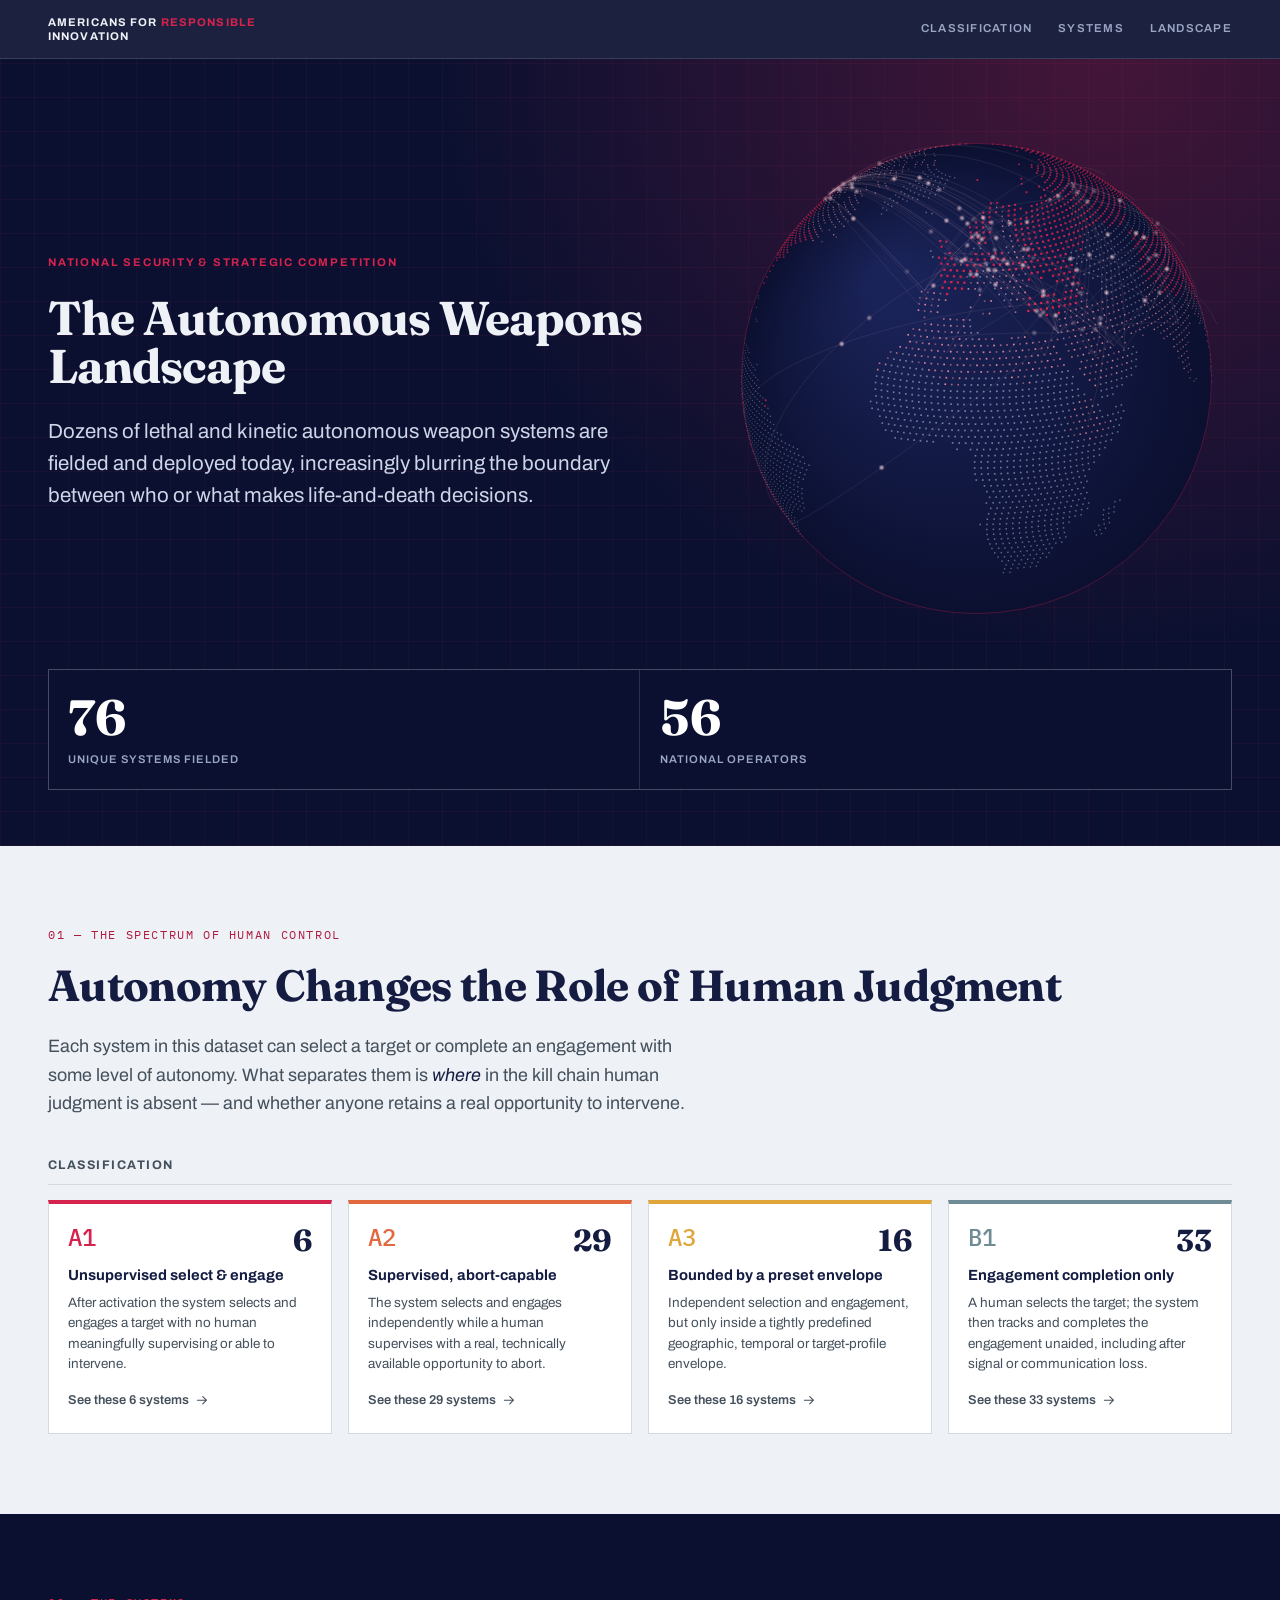
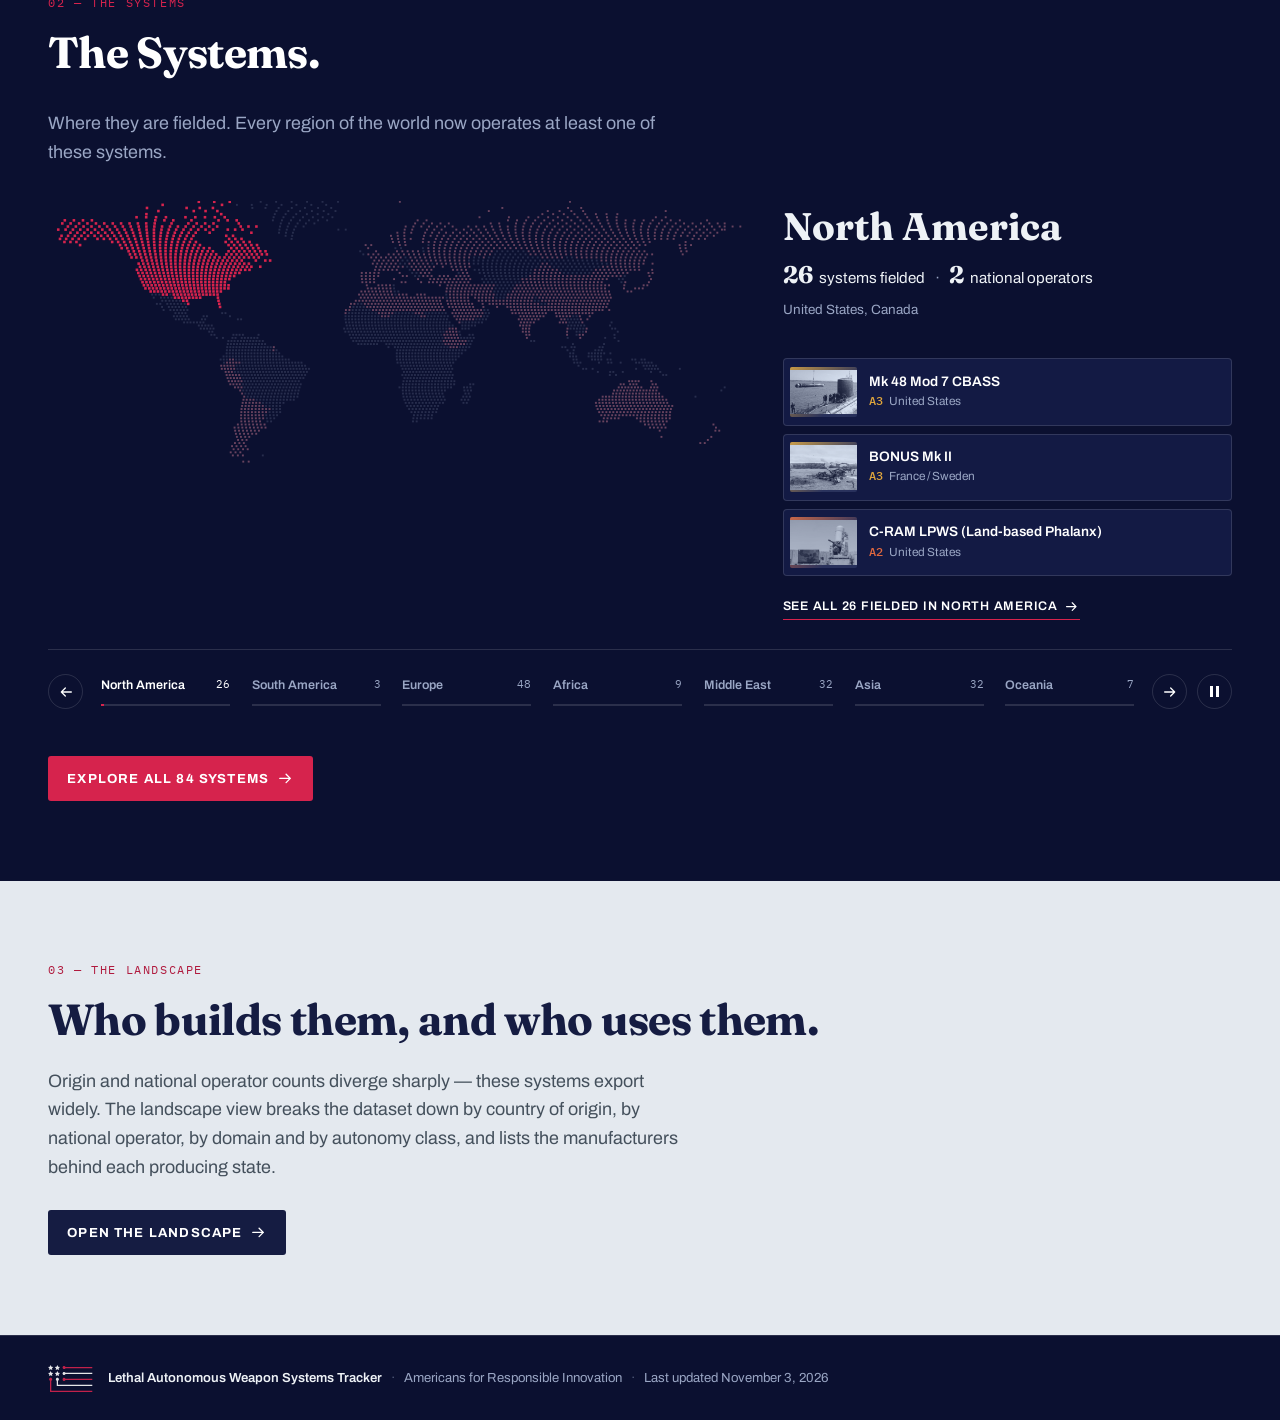
<file: index.html>
<!doctype html>
<html lang="en">
<head>
<meta charset="utf-8">
<meta name="viewport" content="width=device-width, initial-scale=1">
<title>Lethal Autonomous Weapon Systems Tracker</title>
<meta name="description" content="A survey of deployed and operational lethal autonomous weapon systems worldwide, classified by degree of human control. Americans for Responsible Innovation.">
<!-- Social share: the card is rendered from tools/social-card.html by tools/build_social.js -->
<meta property="og:type" content="website">
<meta property="og:site_name" content="Lethal Autonomous Weapon Systems Tracker">
<meta property="og:title" content="Lethal Autonomous Weapon Systems Tracker">
<meta property="og:description" content="A survey of deployed and operational lethal autonomous weapon systems worldwide, classified by degree of human control. Americans for Responsible Innovation.">
<meta property="og:url" content="https://aiweaponswatch.org/">
<meta property="og:image" content="https://aiweaponswatch.org/img/social-card.png">
<meta property="og:image:width" content="1200">
<meta property="og:image:height" content="630">
<meta property="og:image:alt" content="The Autonomous Weapons Landscape — Lethal Autonomous Weapon Systems Tracker, Americans for Responsible Innovation">
<meta name="twitter:card" content="summary_large_image">
<link rel="preconnect" href="https://fonts.googleapis.com">
<link rel="preconnect" href="https://fonts.gstatic.com" crossorigin>
<link href="https://fonts.googleapis.com/css2?family=Fraunces:opsz,wght@9..144,600;9..144,700&family=Archivo:wght@400;500;600;700&family=IBM+Plex+Mono:wght@400;500&display=swap" rel="stylesheet">
<link rel="stylesheet" href="styles.css?v=202611032106">
</head>
<body>

<!-- ============ SVG defs: duotone filters + icon sprite ============ -->
<svg class="svg-defs" aria-hidden="true" focusable="false">
  <defs>
    <!-- Duotone: flatten to luminance, then remap shadows->navy, highlights->pale.
         Unifies 155 photos drawn from ~80 different sources into one visual system. -->
    <filter id="duo" color-interpolation-filters="sRGB">
      <feColorMatrix type="matrix" values="0.299 0.587 0.114 0 0  0.299 0.587 0.114 0 0  0.299 0.587 0.114 0 0  0 0 0 1 0"/>
      <feComponentTransfer>
        <feFuncR type="table" tableValues="0.055 0.847"/>
        <feFuncG type="table" tableValues="0.078 0.886"/>
        <feFuncB type="table" tableValues="0.180 0.945"/>
      </feComponentTransfer>
    </filter>
    <!-- Signal duotone: used for the hero and for A1 (unsupervised) systems -->
    <filter id="duo-signal" color-interpolation-filters="sRGB">
      <feColorMatrix type="matrix" values="0.299 0.587 0.114 0 0  0.299 0.587 0.114 0 0  0.299 0.587 0.114 0 0  0 0 0 1 0"/>
      <feComponentTransfer>
        <feFuncR type="table" tableValues="0.086 0.925"/>
        <feFuncG type="table" tableValues="0.055 0.702"/>
        <feFuncB type="table" tableValues="0.145 0.706"/>
      </feComponentTransfer>
    </filter>

    <!-- Domain icons -->
    <symbol id="i-air" viewBox="0 0 24 24">
      <path d="M2 13.5 22 6l-4.5 7.2L22 20l-8.6-3.4L4 21l4.2-6.4z" fill="none" stroke="currentColor" stroke-width="1.7" stroke-linejoin="round"/>
    </symbol>
    <symbol id="i-land" viewBox="0 0 24 24">
      <path d="M3 17h18M6 17v-3.5h12V17M8 13.5V10h8v3.5M10 10V7h4v3" fill="none" stroke="currentColor" stroke-width="1.7" stroke-linecap="round" stroke-linejoin="round"/>
      <circle cx="7.5" cy="19.5" r="1.6" fill="none" stroke="currentColor" stroke-width="1.5"/>
      <circle cx="16.5" cy="19.5" r="1.6" fill="none" stroke="currentColor" stroke-width="1.5"/>
    </symbol>
    <symbol id="i-sea" viewBox="0 0 24 24">
      <path d="M3 16.5h18l-2.5 4H5.5zM6 16.5V10h12v6.5M9 10V6h6v4" fill="none" stroke="currentColor" stroke-width="1.7" stroke-linejoin="round"/>
    </symbol>
    <symbol id="i-undersea" viewBox="0 0 24 24">
      <ellipse cx="12" cy="13" rx="8.5" ry="4" fill="none" stroke="currentColor" stroke-width="1.7"/>
      <path d="M12 9V5M9.5 5h5M2 20c2-1.6 4-1.6 6 0s4 1.6 6 0 4-1.6 6 0" fill="none" stroke="currentColor" stroke-width="1.7" stroke-linecap="round"/>
    </symbol>
    <symbol id="i-multi" viewBox="0 0 24 24">
      <circle cx="12" cy="12" r="3" fill="none" stroke="currentColor" stroke-width="1.7"/>
      <path d="M12 2v5M12 17v5M2 12h5M17 12h5M5 5l3.2 3.2M15.8 15.8 19 19M19 5l-3.2 3.2M8.2 15.8 5 19" fill="none" stroke="currentColor" stroke-width="1.7" stroke-linecap="round"/>
    </symbol>

    <!-- UI icons -->
    <symbol id="i-search" viewBox="0 0 24 24">
      <circle cx="10.5" cy="10.5" r="6.5" fill="none" stroke="currentColor" stroke-width="1.8"/>
      <path d="M15.5 15.5 21 21" fill="none" stroke="currentColor" stroke-width="1.8" stroke-linecap="round"/>
    </symbol>
    <symbol id="i-close" viewBox="0 0 24 24">
      <path d="M5 5l14 14M19 5 5 19" fill="none" stroke="currentColor" stroke-width="1.9" stroke-linecap="round"/>
    </symbol>
    <symbol id="i-combat" viewBox="0 0 24 24">
      <circle cx="12" cy="12" r="8.5" fill="none" stroke="currentColor" stroke-width="1.6"/>
      <circle cx="12" cy="12" r="3.4" fill="none" stroke="currentColor" stroke-width="1.6"/>
      <path d="M12 1.5v4M12 18.5v4M1.5 12h4M18.5 12h4" fill="none" stroke="currentColor" stroke-width="1.6" stroke-linecap="round"/>
    </symbol>
    <symbol id="i-human" viewBox="0 0 24 24">
      <circle cx="12" cy="7" r="3.2" fill="none" stroke="currentColor" stroke-width="1.7"/>
      <path d="M5 21v-1.5A6.5 6.5 0 0 1 11.5 13h1A6.5 6.5 0 0 1 19 19.5V21" fill="none" stroke="currentColor" stroke-width="1.7" stroke-linecap="round"/>
    </symbol>
    <symbol id="i-arrow" viewBox="0 0 24 24">
      <path d="M4 12h15M13 6l6 6-6 6" fill="none" stroke="currentColor" stroke-width="1.9" stroke-linecap="round" stroke-linejoin="round"/>
    </symbol>
    <symbol id="i-info" viewBox="0 0 24 24">
      <circle cx="12" cy="12" r="9" fill="none" stroke="currentColor" stroke-width="1.7"/>
      <path d="M12 11v6" stroke="currentColor" stroke-width="1.8" stroke-linecap="round"/>
      <circle cx="12" cy="7.6" r="1.15" fill="currentColor"/>
    </symbol>
    <symbol id="i-warn" viewBox="0 0 24 24">
      <path d="M12 3 22 20H2z" fill="none" stroke="currentColor" stroke-width="1.7" stroke-linejoin="round"/>
      <path d="M12 9v5" stroke="currentColor" stroke-width="1.8" stroke-linecap="round"/>
      <circle cx="12" cy="17" r="1.1" fill="currentColor"/>
    </symbol>
  </defs>
</svg>

<a class="skip-link" href="#explorer">Skip to the tracker</a>

<header class="topbar">
  <div class="container topbar-inner">
    <a class="org" href="https://ari.us" target="_blank" rel="noopener">
      Americans for <em>Responsible</em> Innovation
    </a>
    <nav class="topnav" aria-label="Primary">
      <a href="#classification">Classification</a>
      <a href="systems.html">Systems</a>
      <a href="landscape.html">Landscape</a>
    </nav>
  </div>
</header>

<!-- ============ HERO ============ -->
<section class="hero">
  <div class="hero-bg" aria-hidden="true"></div>
  <div class="container hero-inner">
    <p class="eyebrow">National Security &amp; Strategic Competition</p>
    <h1>The Autonomous Weapons<br>Landscape</h1>
    <p class="standfirst">
      Dozens of lethal and kinetic autonomous weapon systems are fielded and deployed today, increasingly
      blurring the boundary between who or what makes life-and-death decisions.
    </p>

    <div class="statbar" role="list">
      <div class="stat" role="listitem">
        <span class="stat-n" id="s-systems">—</span>
        <span class="stat-l">Unique systems fielded</span>
      </div>
      <div class="stat" role="listitem">
        <span class="stat-n" id="s-ops">—</span>
        <span class="stat-l">National operators</span>
      </div>
    </div>
  </div>
</section>

<!-- ============ CLASSIFICATION ============ -->
<section id="classification" class="band">
  <div class="container">
    <p class="kicker">01 — The spectrum of human control</p>
    <h2 class="h-display">Autonomy Changes the Role of Human Judgment</h2>
    <p class="lede measure">
      Each system in this dataset can select a target or complete an engagement with some level of
      autonomy. What separates them is <em>where</em> in the kill chain human judgment is absent —
      and whether anyone retains a real opportunity to intervene.
    </p>
    <h3 class="h-sub">Classification</h3>
    <div class="tiers" id="tier-cards"><!-- injected --></div>
  </div>
</section>

<!-- ============ EXPLORER ============ -->
<section id="explorer" class="explorer">
  <div class="container">
    <p class="kicker">02 — The systems</p>
    <h2 class="h-display">The Systems.</h2>

    <div class="controls">
      <div class="search">
        <svg class="ico" aria-hidden="true"><use href="#i-search"/></svg>
        <input type="search" id="q" placeholder="Search system, manufacturer, country, theater…" aria-label="Search systems">
      </div>
      <div class="filters" id="filters"><!-- injected --></div>
      <div class="resultline">
        <span id="count">—</span>
        <button type="button" class="reset" id="reset" hidden>Clear filters</button>
      </div>
    </div>

    <div class="grid" id="grid"><!-- injected --></div>
    <p class="empty" id="empty" hidden>No systems match those filters.</p>
  </div>
</section>

<!-- ============ LANDSCAPE LINK ============ -->
<section class="band band-alt landscape-cta">
  <div class="container">
    <p class="kicker">03 — The landscape</p>
    <h2 class="h-display">Who builds them, and who uses them.</h2>
    <p class="lede measure">
      Origin and national operator counts diverge sharply — these systems export widely. The landscape
      view breaks the dataset down by country of origin, by national operator, by domain and by
      autonomy class, and lists the manufacturers behind each producing state.
    </p>
    <a class="cta" href="landscape.html">
      Open the landscape <svg class="ico" aria-hidden="true"><use href="#i-arrow"/></svg>
    </a>
  </div>
</section>

<footer class="site-footer">
  <div class="container foot-inner">
    <a class="foot-mark" href="https://ari.us" target="_blank" rel="noopener" aria-label="Americans for Responsible Innovation">
      <img src="img/ari-mark.svg" alt="" width="46" height="27">
    </a>
    <p class="foot-line">
      <strong>Lethal Autonomous Weapon Systems Tracker</strong><span class="sep" aria-hidden="true">·</span><span class="org-name">Americans for Responsible Innovation</span><span class="sep" aria-hidden="true">·</span>Last updated <time class="updated" datetime="2026-11-03">November 3, 2026</time>
    </p>
  </div>
</footer>

<!-- ============ DETAIL DRAWER ============ -->
<div class="drawer" id="drawer" hidden>
  <div class="drawer-scrim" data-close></div>
  <article class="drawer-panel" role="dialog" aria-modal="true" aria-labelledby="d-name">
    <button class="drawer-close" type="button" data-close aria-label="Close">
      <svg class="ico" aria-hidden="true"><use href="#i-close"/></svg>
    </button>
    <div id="drawer-body"><!-- injected --></div>
  </article>
</div>

<script src="hero.js?v=202611032106"></script>
<script src="sections.js?v=202611032106"></script>
<script src="script.js?v=202611032106"></script>
</body>
</html>
</file>
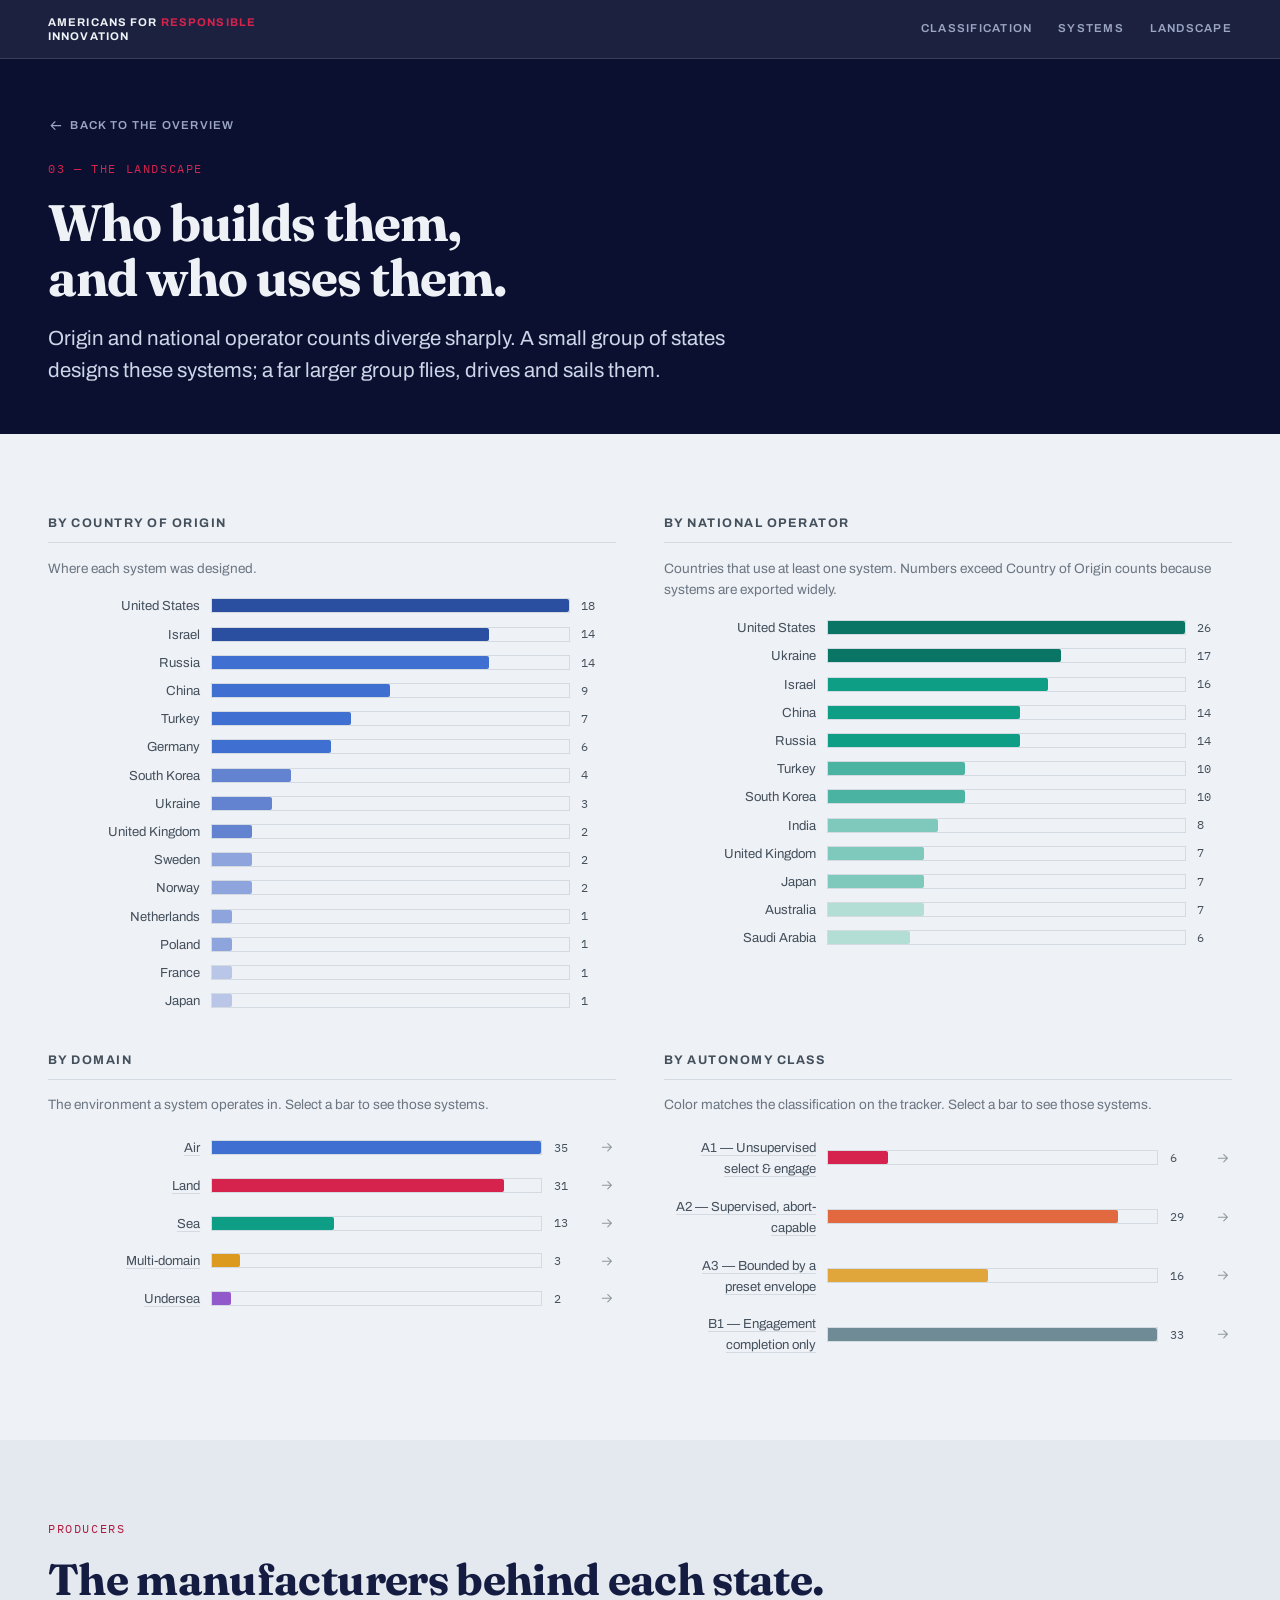
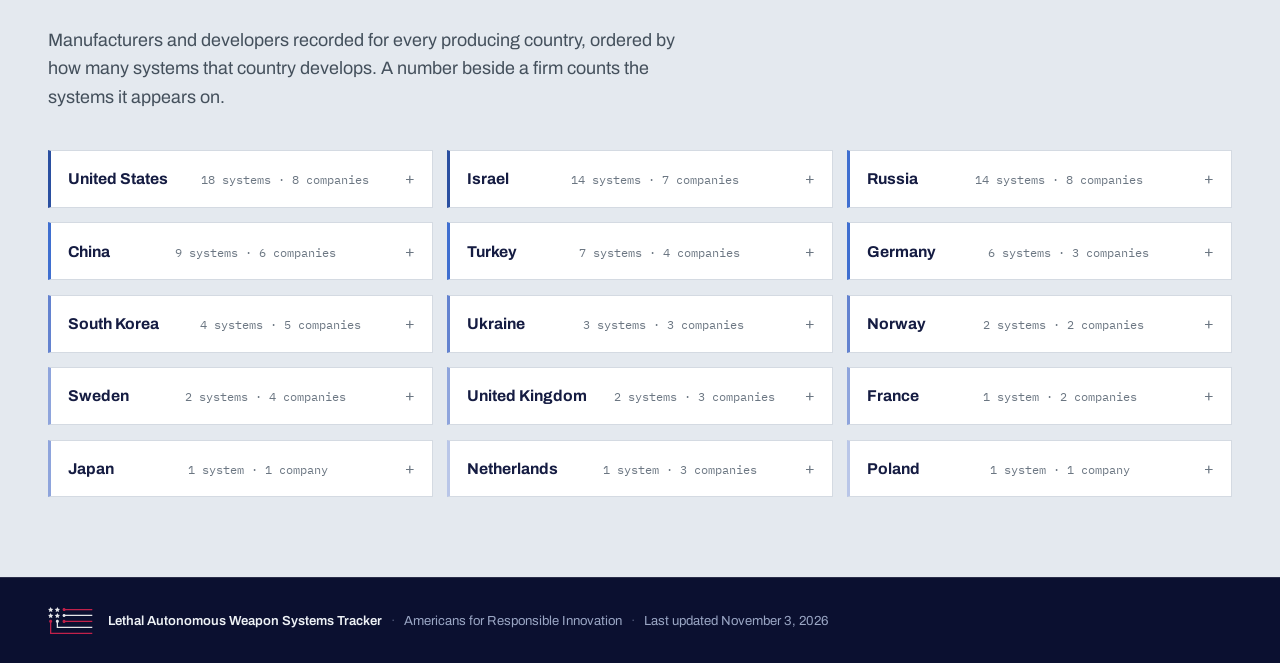
<file: landscape.html>
<!doctype html>
<html lang="en">
<head>
<meta charset="utf-8">
<meta name="viewport" content="width=device-width, initial-scale=1">
<title>The Landscape — Lethal Autonomous Weapon Systems Tracker</title>
<meta name="description" content="Deployed lethal autonomous weapon systems broken down by country of origin, national operator, domain and autonomy class, with the manufacturers behind each producing state.">
<!-- Social share: the card is rendered from tools/social-card.html by tools/build_social.js -->
<meta property="og:type" content="website">
<meta property="og:site_name" content="Lethal Autonomous Weapon Systems Tracker">
<meta property="og:title" content="The Landscape — Lethal Autonomous Weapon Systems Tracker">
<meta property="og:description" content="Deployed lethal autonomous weapon systems broken down by country of origin, national operator, domain and autonomy class, with the manufacturers behind each producing state.">
<meta property="og:url" content="https://aiweaponswatch.org/landscape.html">
<meta property="og:image" content="https://aiweaponswatch.org/img/social-card.png">
<meta property="og:image:width" content="1200">
<meta property="og:image:height" content="630">
<meta property="og:image:alt" content="The Autonomous Weapons Landscape — Lethal Autonomous Weapon Systems Tracker, Americans for Responsible Innovation">
<meta name="twitter:card" content="summary_large_image">
<link rel="preconnect" href="https://fonts.googleapis.com">
<link rel="preconnect" href="https://fonts.gstatic.com" crossorigin>
<link href="https://fonts.googleapis.com/css2?family=Fraunces:opsz,wght@9..144,600;9..144,700&family=Archivo:wght@400;500;600;700&family=IBM+Plex+Mono:wght@400;500&display=swap" rel="stylesheet">
<link rel="stylesheet" href="styles.css?v=202611032106">
</head>
<body>

<svg class="svg-defs" aria-hidden="true" focusable="false">
  <defs>
    <symbol id="i-arrow" viewBox="0 0 24 24">
      <path d="M4 12h15M13 6l6 6-6 6" fill="none" stroke="currentColor" stroke-width="1.9" stroke-linecap="round" stroke-linejoin="round"/>
    </symbol>
  </defs>
</svg>

<a class="skip-link" href="#origin">Skip to the breakdowns</a>

<header class="topbar">
  <div class="container topbar-inner">
    <a class="org" href="https://ari.us" target="_blank" rel="noopener">
      Americans for <em>Responsible</em> Innovation
    </a>
    <nav class="topnav" aria-label="Primary">
      <a href="index.html#classification">Classification</a>
      <a href="systems.html">Systems</a>
      <a href="landscape.html" aria-current="page">Landscape</a>
    </nav>
  </div>
</header>

<section class="page-head">
  <div class="container">
    <a class="back-link" href="index.html">
      <svg class="ico" aria-hidden="true"><use href="#i-arrow"/></svg> Back to the overview
    </a>
    <p class="kicker">03 — The landscape</p>
    <h1>Who builds them,<br>and who uses them.</h1>
    <p class="standfirst">
      Origin and national operator counts diverge sharply. A small group of states designs these
      systems; a far larger group flies, drives and sails them.
    </p>
  </div>
</section>

<section id="origin" class="band">
  <div class="container">
    <div class="two-col">
      <div>
        <h3 class="h-sub">By country of origin</h3>
        <p class="sub-note">Where each system was designed.</p>
        <div class="bars" id="bars-origin"></div>
      </div>
      <div>
        <h3 class="h-sub">By national operator</h3>
        <p class="sub-note">Countries that use at least one system. Numbers exceed Country of
          Origin counts because systems are exported widely.</p>
        <div class="bars" id="bars-operator"></div>
      </div>
    </div>
    <div class="two-col two-col-b">
      <div>
        <h3 class="h-sub">By domain</h3>
        <p class="sub-note">The environment a system operates in. Select a bar to see those systems.</p>
        <div class="bars" id="bars-domain"></div>
      </div>
      <div>
        <h3 class="h-sub">By autonomy class</h3>
        <p class="sub-note">Color matches the classification on the tracker. Select a bar to see those systems.</p>
        <div class="bars" id="bars-tier"></div>
      </div>
    </div>
  </div>
</section>

<section class="band band-alt">
  <div class="container">
    <p class="kicker">Producers</p>
    <h2 class="h-display">The manufacturers behind each state.</h2>
    <p class="lede measure">
      Manufacturers and developers recorded for every producing country, ordered by how many
      systems that country develops. A number beside a firm counts the systems it appears on.
    </p>
    <div class="makers" id="makers"></div>
  </div>
</section>

<footer class="site-footer">
  <div class="container foot-inner">
    <a class="foot-mark" href="https://ari.us" target="_blank" rel="noopener" aria-label="Americans for Responsible Innovation">
      <img src="img/ari-mark.svg" alt="" width="46" height="27">
    </a>
    <p class="foot-line">
      <strong>Lethal Autonomous Weapon Systems Tracker</strong><span class="sep" aria-hidden="true">·</span><span class="org-name">Americans for Responsible Innovation</span><span class="sep" aria-hidden="true">·</span>Last updated <time class="updated" datetime="2026-11-03">November 3, 2026</time>
    </p>
  </div>
</footer>

<script src="script.js?v=202611032106"></script>
</body>
</html>
</file>
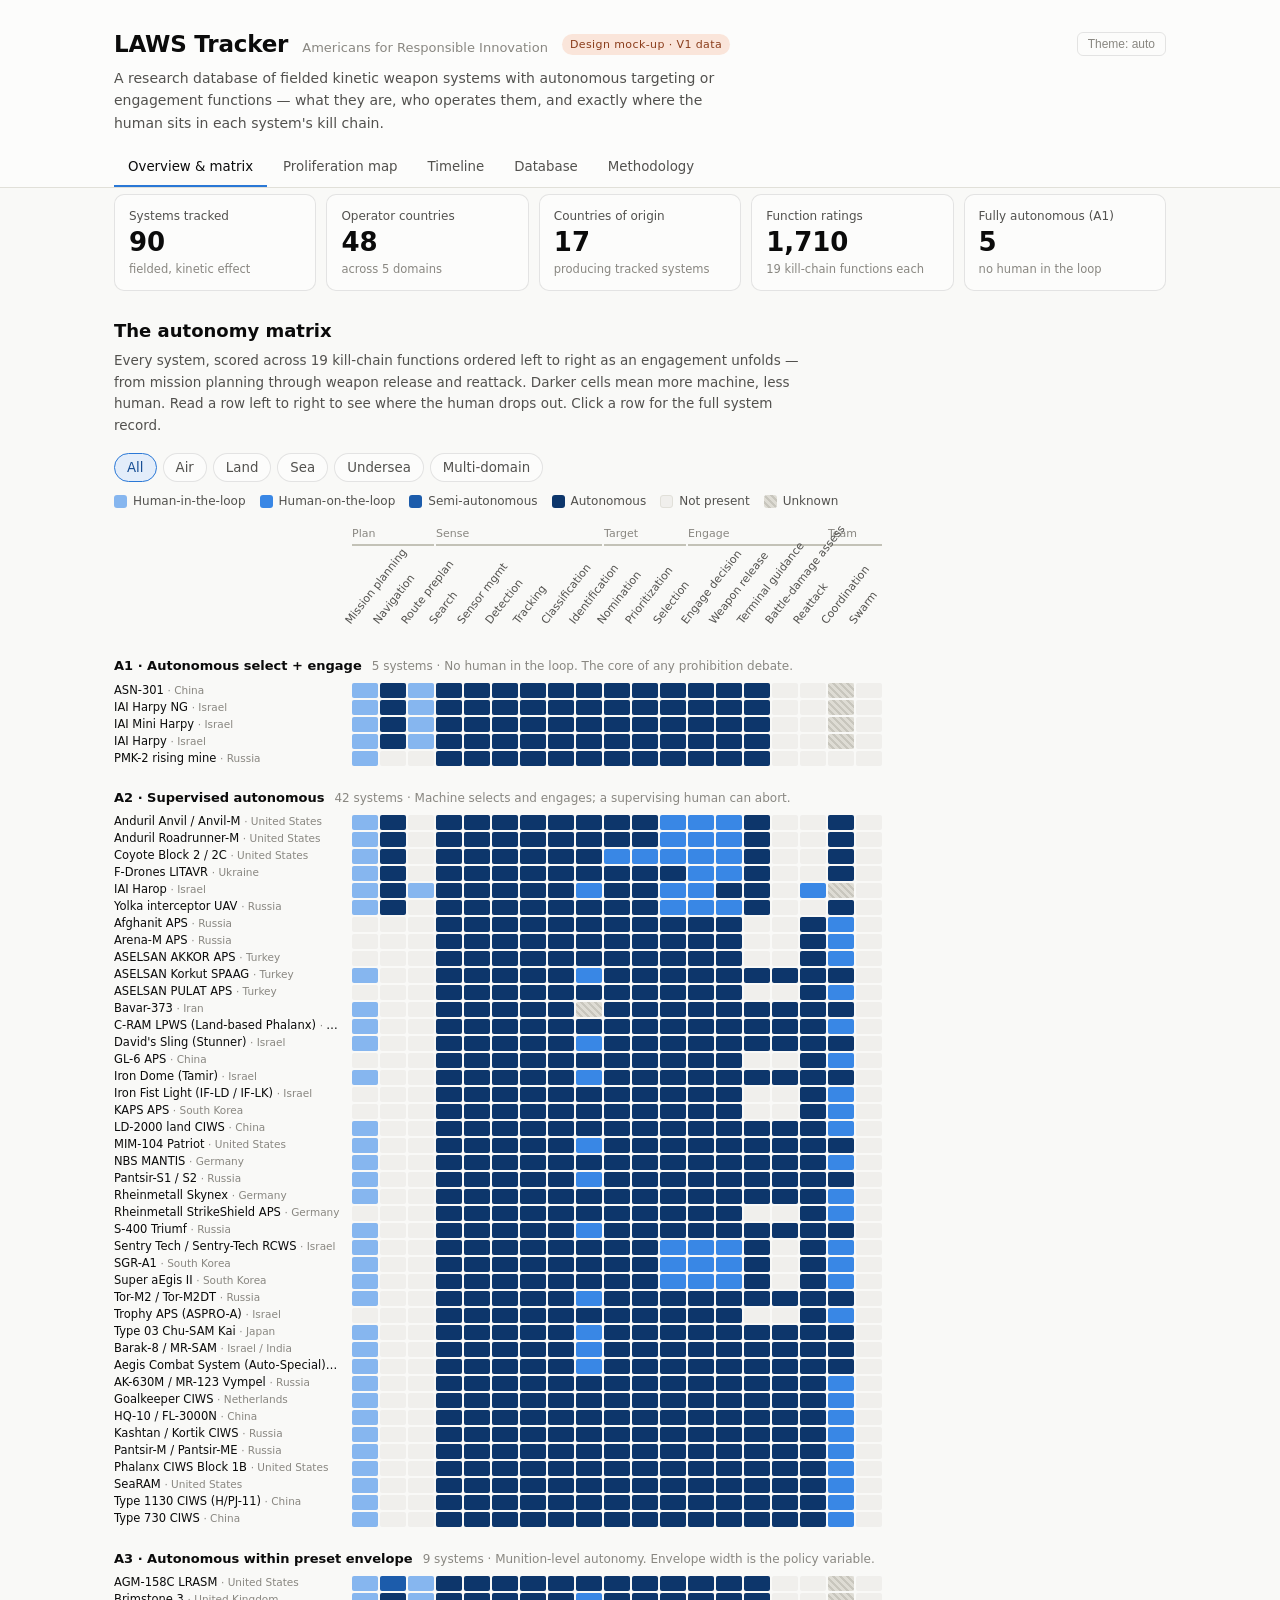
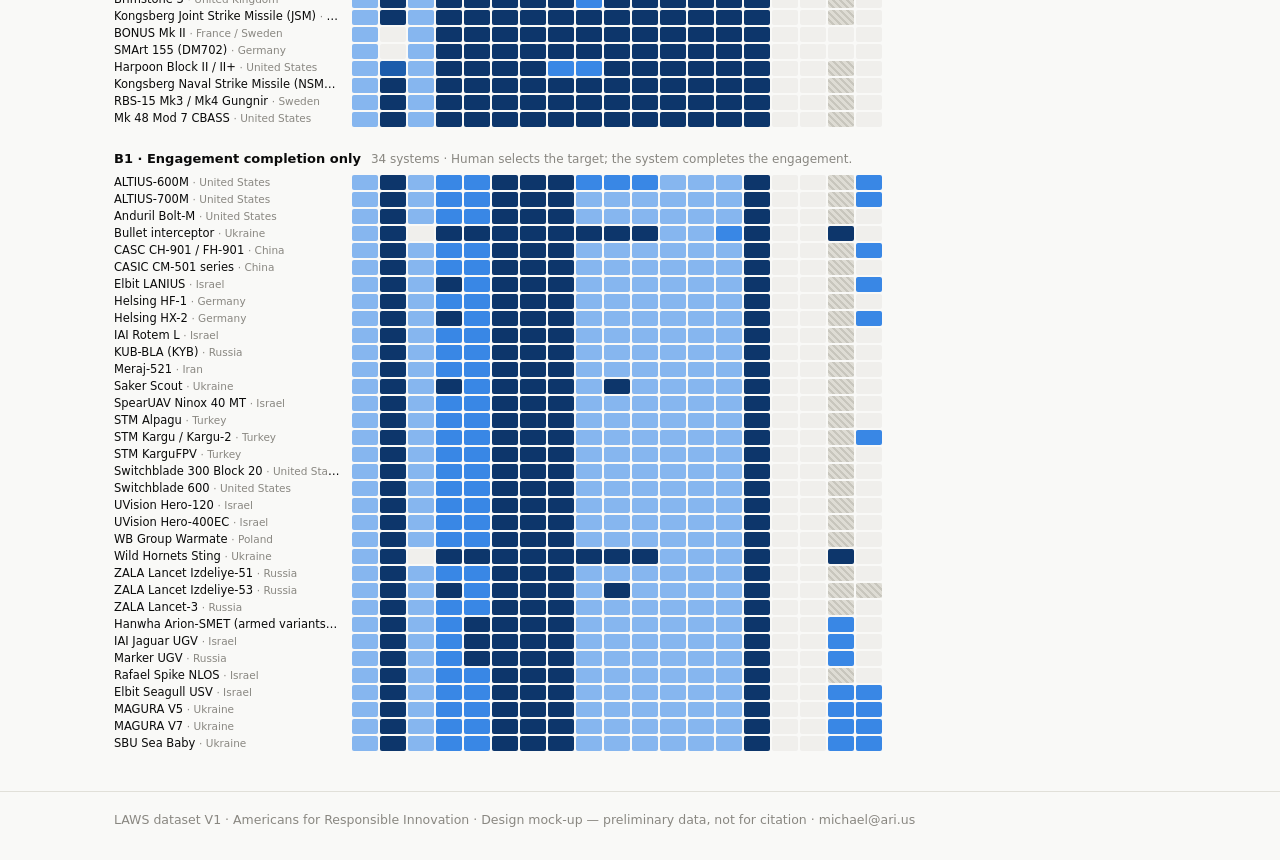
<file: laws_tracker_mockup.html>
<!doctype html>
<html lang="en">
<head>
<meta charset="utf-8">
<meta name="viewport" content="width=device-width, initial-scale=1">
<title>LAWS Tracker — lethal autonomous weapon systems dataset</title>
<style>
:root{
  color-scheme: light;
  --surface-0:#f9f9f7; --surface-1:#fcfcfb; --surface-2:#ffffff;
  --text-primary:#0b0b0b; --text-secondary:#52514e; --text-muted:#898781;
  --grid:#e1e0d9; --baseline:#c3c2b7; --border:rgba(11,11,11,0.10); --border-strong:rgba(11,11,11,0.22);
  --accent:#2a78d6; --accent-text:#184f95; --accent-bg:#e3edfa;
  --lv0:#f0efec; --lv1:#86b6ef; --lv2:#3987e5; --lv3:#1c5cab; --lv4:#0d366b;
  --lvu-a:#dedcd4; --lvu-b:#c8c6bd;
  --m1:#eea06d; --m2:#e77b3f; --m3:#c9531f; --m4:#93390f;
  --ok-bg:#e3f2e3; --ok-tx:#0f5c0f; --hi-bg:#e3edfa; --hi-tx:#184f95;
  --md-bg:#faf0d2; --md-tx:#6b4e07; --ct-bg:#fae5da; --ct-tx:#8a3d1b; --lo-bg:#fadddd; --lo-tx:#8f2222;
}
@media (prefers-color-scheme: dark){
  :root:where(:not([data-theme="light"])){
    color-scheme: dark;
    --surface-0:#0d0d0d; --surface-1:#1a1a19; --surface-2:#232322;
    --text-primary:#ffffff; --text-secondary:#c3c2b7; --text-muted:#898781;
    --grid:#2c2c2a; --baseline:#383835; --border:rgba(255,255,255,0.10); --border-strong:rgba(255,255,255,0.25);
    --accent:#3987e5; --accent-text:#9ec5f4; --accent-bg:#12233a;
    --lv0:#2c2c2a; --lv1:#9ec5f4; --lv2:#5598e7; --lv3:#2a78d6; --lv4:#184f95;
    --lvu-a:#333330; --lvu-b:#45443f;
    --m1:#eea06d; --m2:#e77b3f; --m3:#c9531f; --m4:#a84418;
    --ok-bg:#12300f; --ok-tx:#7fd07f; --hi-bg:#12233a; --hi-tx:#9ec5f4;
    --md-bg:#33290a; --md-tx:#e9c15e; --ct-bg:#3a1d0e; --ct-tx:#f0a172; --lo-bg:#3a1212; --lo-tx:#f09595;
  }
}
:root[data-theme="dark"]{
  color-scheme: dark;
  --surface-0:#0d0d0d; --surface-1:#1a1a19; --surface-2:#232322;
  --text-primary:#ffffff; --text-secondary:#c3c2b7; --text-muted:#898781;
  --grid:#2c2c2a; --baseline:#383835; --border:rgba(255,255,255,0.10); --border-strong:rgba(255,255,255,0.25);
  --accent:#3987e5; --accent-text:#9ec5f4; --accent-bg:#12233a;
  --lv0:#2c2c2a; --lv1:#9ec5f4; --lv2:#5598e7; --lv3:#2a78d6; --lv4:#184f95;
  --lvu-a:#333330; --lvu-b:#45443f;
  --m1:#eea06d; --m2:#e77b3f; --m3:#c9531f; --m4:#a84418;
  --ok-bg:#12300f; --ok-tx:#7fd07f; --hi-bg:#12233a; --hi-tx:#9ec5f4;
  --md-bg:#33290a; --md-tx:#e9c15e; --ct-bg:#3a1d0e; --ct-tx:#f0a172; --lo-bg:#3a1212; --lo-tx:#f09595;
}
*{box-sizing:border-box;margin:0}
body{background:var(--surface-0);color:var(--text-primary);font:15px/1.6 system-ui,-apple-system,"Segoe UI",sans-serif}
.wrap{max-width:1100px;margin:0 auto;padding:0 24px}
header.site{border-bottom:1px solid var(--grid);background:var(--surface-1)}
.masthead{display:flex;align-items:baseline;gap:14px;padding:26px 0 4px;flex-wrap:wrap}
.masthead h1{font-size:23px;font-weight:600;letter-spacing:-0.2px}
.masthead .org{font-size:13px;color:var(--text-muted)}
.mockbadge{font-size:11px;letter-spacing:.4px;color:var(--ct-tx);background:var(--ct-bg);padding:2px 8px;border-radius:99px;align-self:center}
.tagline{color:var(--text-secondary);font-size:14px;max-width:72ch;padding-bottom:14px}
nav.tabs{display:flex;gap:2px;flex-wrap:wrap}
nav.tabs button{appearance:none;border:none;background:none;font:500 14px/1 inherit;font-family:inherit;color:var(--text-secondary);padding:11px 14px;cursor:pointer;border-bottom:2px solid transparent}
nav.tabs button:hover{color:var(--text-primary)}
nav.tabs button.on{color:var(--text-primary);border-bottom-color:var(--accent)}
.theme{margin-left:auto;align-self:center;font-size:12px;color:var(--text-muted);background:none;border:1px solid var(--border);border-radius:6px;padding:4px 10px;cursor:pointer}
main{padding:28px 0 20px}
section.view{display:none}
section.view.on{display:block}
h2{font-size:18px;font-weight:600;margin:0 0 4px}
h3{font-size:15px;font-weight:600;margin:22px 0 8px}
.sub{color:var(--text-secondary);font-size:13.5px;margin-bottom:16px;max-width:80ch}
.stats{display:grid;grid-template-columns:repeat(auto-fit,minmax(150px,1fr));gap:10px;margin:6px 0 26px}
.stat{background:var(--surface-1);border:1px solid var(--border);border-radius:10px;padding:12px 14px}
.stat .lb{font-size:12px;color:var(--text-secondary)}
.stat .v{font-size:26px;font-weight:600;line-height:1.3}
.stat .n{font-size:11.5px;color:var(--text-muted)}
.legend{display:flex;gap:14px;flex-wrap:wrap;align-items:center;font-size:12px;color:var(--text-secondary);margin:10px 0 14px}
.legend .k{display:inline-flex;align-items:center;gap:6px}
.sw{width:13px;height:13px;border-radius:3px;display:inline-block}
.sw.lvu{background:repeating-linear-gradient(45deg,var(--lvu-a),var(--lvu-a) 3px,var(--lvu-b) 3px,var(--lvu-b) 5px)}
.chips{display:flex;gap:6px;flex-wrap:wrap;margin:2px 0 10px}
.chip{font:500 12px/1 inherit;font-family:inherit;color:var(--text-secondary);background:var(--surface-1);border:1px solid var(--border);border-radius:99px;padding:6px 12px;cursor:pointer}
.chip.on{color:var(--accent-text);background:var(--accent-bg);border-color:var(--accent)}
.mx{overflow-x:auto;padding-bottom:8px}
.mxin{min-width:790px}
.kc{display:grid;grid-template-columns:236px repeat(19,26px);gap:0 2px;margin-bottom:2px}
.kc .band{grid-row:1;font-size:11px;color:var(--text-muted);border-bottom:2px solid var(--baseline);padding-bottom:2px;white-space:nowrap}
.mhead{display:grid;grid-template-columns:236px repeat(19,26px);gap:0 2px;align-items:end;height:86px;margin-bottom:6px}
.mhead .cl{font-size:11px;color:var(--text-secondary);white-space:nowrap;transform:rotate(-52deg);transform-origin:bottom left;width:26px;height:14px;margin-bottom:8px}
.tierhead{display:flex;align-items:baseline;gap:10px;margin:16px 0 6px;padding-top:6px}
.tierhead .t{font-size:13px;font-weight:600}
.tierhead .d{font-size:12px;color:var(--text-muted)}
.mrow{display:grid;grid-template-columns:236px repeat(19,26px);gap:0 2px;align-items:center;margin-bottom:2px;cursor:pointer;border-radius:4px}
.mrow:hover{background:var(--surface-1);outline:1px solid var(--border)}
.mname{font-size:11.5px;color:var(--text-primary);white-space:nowrap;overflow:hidden;text-overflow:ellipsis;padding-right:10px;line-height:1.2}
.mname .cc{color:var(--text-muted);font-size:10.5px}
.mc{height:15px;border-radius:2px}
.lv0{background:var(--lv0)} .lv1{background:var(--lv1)} .lv2{background:var(--lv2)} .lv3{background:var(--lv3)} .lv4{background:var(--lv4)}
.lv5{background:repeating-linear-gradient(45deg,var(--lvu-a),var(--lvu-a) 3px,var(--lvu-b) 3px,var(--lvu-b) 5px)}
.tip{position:fixed;z-index:50;background:var(--surface-2);border:1px solid var(--border-strong);border-radius:8px;padding:8px 11px;font-size:12.5px;line-height:1.45;max-width:280px;pointer-events:none;display:none;box-shadow:0 4px 14px rgba(0,0,0,.18)}
.tip .t1{font-weight:600}
.tip .t2{color:var(--text-secondary)}
.mapbox{position:relative;background:var(--surface-1);border:1px solid var(--border);border-radius:12px;padding:10px;overflow-x:auto}
.mapin{position:relative;width:920px;height:330px}
.tile{position:absolute;width:32px;height:32px;border-radius:6px;display:flex;align-items:center;justify-content:center;font-size:10.5px;font-weight:600;cursor:pointer}
.tile.b0{background:var(--lv0);color:var(--text-muted)}
.tile.b1{background:var(--m1);color:#4a1b06}
.tile.b2{background:var(--m2);color:#3a1503}
.tile.b3{background:var(--m3);color:#fff}
.tile.b4{background:var(--m4);color:#fff}
.tile.undis{border:1.5px dashed var(--border-strong)}
.tile .prod{position:absolute;top:-3px;right:-3px;width:9px;height:9px;border-radius:50%;background:var(--text-primary);border:2px solid var(--surface-1)}
table{border-collapse:collapse;width:100%;font-size:13px}
th{font-size:11.5px;text-transform:none;color:var(--text-muted);font-weight:500;text-align:left;border-bottom:2px solid var(--baseline);padding:6px 10px 6px 0;white-space:nowrap}
td{border-bottom:1px solid var(--grid);padding:8px 10px 8px 0;vertical-align:top}
tr.rowlink{cursor:pointer}
tr.rowlink:hover td{background:var(--surface-1)}
.b{display:inline-block;font-size:11px;font-weight:600;border-radius:5px;padding:1.5px 7px;white-space:nowrap}
.b.tier{border:1px solid var(--border-strong);color:var(--text-secondary)}
.b.ok{background:var(--ok-bg);color:var(--ok-tx)} .b.hi{background:var(--hi-bg);color:var(--hi-tx)}
.b.md{background:var(--md-bg);color:var(--md-tx)} .b.ct{background:var(--ct-bg);color:var(--ct-tx)} .b.lo{background:var(--lo-bg);color:var(--lo-tx)}
.fbar{display:flex;gap:8px;flex-wrap:wrap;margin:0 0 14px}
.fbar input[type=search]{flex:1 1 200px;min-width:170px;font:inherit;font-size:13px;padding:7px 11px;border:1px solid var(--border-strong);border-radius:8px;background:var(--surface-1);color:var(--text-primary)}
.fbar select{font:inherit;font-size:13px;padding:7px 8px;border:1px solid var(--border-strong);border-radius:8px;background:var(--surface-1);color:var(--text-primary);max-width:180px}
.count{font-size:12.5px;color:var(--text-muted);margin:0 0 8px}
.overlay{position:fixed;inset:0;background:rgba(0,0,0,.45);z-index:60;display:none;align-items:flex-start;justify-content:center;overflow-y:auto;padding:40px 16px}
.overlay.on{display:flex}
.panel{background:var(--surface-2);border-radius:14px;max-width:860px;width:100%;padding:26px 30px;position:relative;border:1px solid var(--border)}
.panel .x{position:absolute;top:14px;right:14px;border:1px solid var(--border);background:none;color:var(--text-secondary);border-radius:7px;font:600 13px/1 inherit;font-family:inherit;padding:6px 10px;cursor:pointer}
.panel h2{font-size:20px;padding-right:60px}
.panel .fam{color:var(--text-secondary);font-size:13px;margin-bottom:10px}
.brow{display:flex;gap:6px;flex-wrap:wrap;margin-bottom:16px}
.spec{display:grid;grid-template-columns:repeat(auto-fit,minmax(240px,1fr));gap:2px 26px;font-size:13px}
.spec div{display:flex;gap:10px;border-bottom:1px solid var(--grid);padding:5px 0}
.spec .k{color:var(--text-muted);flex:0 0 128px;font-size:12px;padding-top:1px}
.ladder{display:grid;grid-template-columns:repeat(auto-fit,minmax(300px,1fr));gap:2px 30px;font-size:12.5px}
.ladder div{display:flex;align-items:center;gap:8px;padding:3px 0;border-bottom:1px solid var(--grid)}
.ladder .fn{flex:1;color:var(--text-secondary)}
.ladder .lvl{color:var(--text-primary)}
.srcs{font-size:13px}
.srcs li{margin:0 0 10px;list-style:none;border-left:2px solid var(--grid);padding-left:12px}
.srcs .cl{color:var(--text-primary)}
.srcs .st{color:var(--text-muted);font-size:12px}
.srcs a{color:var(--accent-text)}
.cards{display:grid;grid-template-columns:repeat(auto-fit,minmax(230px,1fr));gap:10px;margin:8px 0 4px}
.card{background:var(--surface-1);border:1px solid var(--border);border-radius:10px;padding:14px 16px}
.card .h{display:flex;align-items:baseline;gap:8px;font-weight:600;font-size:14px}
.card .n{font-size:20px;font-weight:600;color:var(--accent-text)}
.card p{font-size:12.5px;color:var(--text-secondary);margin-top:4px}
.note{font-size:12.5px;color:var(--text-muted);margin-top:10px;max-width:80ch}
svg text{font-family:inherit}
footer{border-top:1px solid var(--grid);margin-top:30px;padding:18px 0 30px;font-size:12.5px;color:var(--text-muted)}
.btnrow{display:flex;gap:8px;flex-wrap:wrap;margin:10px 0}
.btn{font:500 13px/1 inherit;font-family:inherit;border:1px solid var(--border-strong);background:var(--surface-1);color:var(--text-primary);border-radius:8px;padding:8px 14px;cursor:pointer}
</style>
</head>
<body>
<header class="site">
  <div class="wrap">
    <div class="masthead">
      <h1>LAWS Tracker</h1>
      <span class="org">Americans for Responsible Innovation</span>
      <span class="mockbadge">Design mock-up · V1 data</span>
      <button class="theme" id="themeBtn">Theme: auto</button>
    </div>
    <p class="tagline">A research database of fielded kinetic weapon systems with autonomous targeting or engagement functions — what they are, who operates them, and exactly where the human sits in each system's kill chain.</p>
    <nav class="tabs" id="tabs">
      <button data-v="overview" class="on">Overview &amp; matrix</button>
      <button data-v="map">Proliferation map</button>
      <button data-v="timeline">Timeline</button>
      <button data-v="db">Database</button>
      <button data-v="method">Methodology</button>
    </nav>
  </div>
</header>
<main class="wrap">

<section class="view on" id="view-overview">
  <div class="stats" id="statBand"></div>
  <h2>The autonomy matrix</h2>
  <p class="sub">Every system, scored across 19 kill-chain functions ordered left to right as an engagement unfolds — from mission planning through weapon release and reattack. Darker cells mean more machine, less human. Read a row left to right to see where the human drops out. Click a row for the full system record.</p>
  <div class="chips" id="mxDomains"></div>
  <div class="legend" id="mxLegend"></div>
  <div class="mx"><div class="mxin" id="matrix"></div></div>
</section>

<section class="view" id="view-map">
  <h2>Who builds, who operates</h2>
  <p class="sub">Tile shading shows how many of the 90 tracked systems each country operates. A dot marks countries that produce at least one tracked system. Click a country to open its systems in the database. (V1 mock-up uses a tile grid; the production site can swap in a full choropleth.)</p>
  <div class="legend" id="mapLegend"></div>
  <div class="mapbox"><div class="mapin" id="map"></div></div>
  <p class="note" id="mapNote"></p>
</section>

<section class="view" id="view-timeline">
  <h2>Four decades of autonomy</h2>
  <p class="sub">Systems by first operational capability, grouped by inclusion tier. Supervised defensive autonomy (A2) has existed since the 1980s; the post-2020 surge sits almost entirely in expendable munitions with terminal autonomy (B1) and envelope-bound loitering weapons (A3). Hover a dot for the system; click for its record.</p>
  <div id="timeline"></div>
</section>

<section class="view" id="view-db">
  <h2>System database</h2>
  <p class="sub">All 90 systems. Filter by any dimension; click a row for the full record with autonomy profile, operators, and sources.</p>
  <div class="fbar" id="dbFilters"></div>
  <p class="count" id="dbCount"></p>
  <div style="overflow-x:auto"><table id="dbTable"></table></div>
</section>

<section class="view" id="view-method">
  <h2>Methodology</h2>
  <p class="sub">The dataset covers fielded, kinetic-effect weapon systems with autonomy in target selection or engagement. Inclusion is tiered by where machine authority sits in the engagement sequence.</p>
  <div class="cards" id="tierCards"></div>
  <h3>Coverage</h3>
  <div style="overflow-x:auto"><table id="gapTable"></table></div>
  <h3>Reviewed and excluded</h3>
  <p class="sub">Systems assessed but excluded from V1, with rationale — scope discipline is part of the method.</p>
  <div style="overflow-x:auto"><table id="exTable"></table></div>
  <h3>Data access</h3>
  <div class="btnrow">
    <button class="btn" title="Static mock-up — link not wired">Download dataset (.xlsx)</button>
    <button class="btn" title="Static mock-up — link not wired">Download JSON</button>
    <button class="btn" title="Static mock-up — link not wired">Cite this dataset</button>
  </div>
  <p class="note">Every system record carries per-claim citations with source type and a confidence rating (29 of 90 systems fully sourced in V1; remainder in progress). Effect type is kinetic-only by scope; directed-energy and electronic-warfare systems are listed in the exclusion annex.</p>
</section>

</main>
<div class="tip" id="tip"></div>
<div class="overlay" id="overlay"><div class="panel" id="panel"></div></div>
<footer><div class="wrap">LAWS dataset V1 · Americans for Responsible Innovation · Design mock-up — preliminary data, not for citation · michael@ari.us</div></footer>
<script>
const DATA = {"functionOrder": ["Mission Planning", "Navigation", "Route Preplanning", "Search", "Sensor Management", "Detection", "Tracking", "Classification", "Identification", "Target Nomination", "Target Prioritization", "Target Selection", "Engagement Decision", "Weapon Release", "Terminal Guidance", "Battle-Damage Assessment", "Reattack", "Coordination with Other Systems", "Swarm Coordination and Execution"], "systems": [{"id": "USA-SEA-001", "name": "Phalanx CIWS Block 1B", "family": "Phalanx", "variant": "Block 1B", "manufacturer": "Raytheon Systems Company", "developer": "RTX", "origin": "United States", "domain": "Sea", "reuse": "Reusable", "tier": "A2", "tierFull": "A2 - Supervised autonomous select + engage (abort-capable)", "auth": "Routine (AAW Auto / Auto-Special)", "supervision": "Abort-capable; engagement timeline often shorter than human reaction", "envelope": "Ship-relative; ~1.5-3.5 km engagement envelope, fixed mount", "devStatus": "In production", "fieldStatus": "Fielded", "ocDate": "1980 (Blk 0); 1999 (Blk 1B)", "ocYear": 1980, "theater": "Global; Red Sea 2023-2026; Persian Gulf", "targets": "Anti-ship missiles, aircraft, small craft, UAS", "effects": "Confirmed intercepts; 1996 USS Missouri fratricide (drone/Sea Sparrow context);  Jan 30, 2024 USS Gravely shoots down Houthi anti-ship missile.", "confidence": "Confirmed", "notes": "Canonical supervised-autonomy case. No IFF dependency: engages on closed-loop kinematic heuristics.", "purposes": ["Air and Missile Defense", "Counter-UAS", "Force Protection"], "operators": [{"country": "United States", "org": "US Navy", "status": "Active"}, {"country": "United Kingdom", "org": "Royal Navy", "status": "Active"}, {"country": "Japan", "org": "JMSDF", "status": "Active"}, {"country": "Australia", "org": "RAN", "status": "Active"}, {"country": "Taiwan", "org": "Taiwan Navy", "status": "Active"}, {"country": "Turkey", "org": "Turkish Naval Forces", "status": "Active"}, {"country": "Egypt", "org": "Egyptian Navy", "status": "Active"}, {"country": "New Zealand", "org": "Royal New Zealand Navy", "status": "Active"}, {"country": "South Korea", "org": "ROK Navy", "status": "Active"}, {"country": "Portugal", "org": "Portuguese Navy", "status": "Active"}, {"country": "Canada", "org": "RCN", "status": "Active"}], "functions": [1, 0, 0, 4, 4, 4, 4, 4, 4, 4, 4, 4, 4, 4, 4, 4, 4, 2, 0], "sources": [{"type": "Autonomy", "claim": "Phalanx in Auto mode assesses every contact with closed-loop heuristic software and engages without IFF interrogation or per-engagement human authorisation", "source": "Navy Lookout, 'Last ditch defence - the Phalanx close-in weapon system in focus'", "sourceType": "Specialist defence media", "url": "https://www.navylookout.com/last-ditch-defence-the-phalanx-close-in-weapon-system-in-focus/", "confidence": "High-Confidence"}, {"type": "Fielding", "claim": "In service with approximately 20 navies including the US Navy and Royal Navy", "source": "Naval Technology", "sourceType": "Trade media", "url": "https://www.naval-technology.com/features/top-naval-air-defence-systems/", "confidence": "Confirmed"}]}, {"id": "USA-SEA-002", "name": "SeaRAM", "family": "RAM/SeaRAM", "variant": "SeaRAM Block 2", "manufacturer": "Raytheon Systems Company", "developer": "RTX", "origin": "United States", "domain": "Sea", "reuse": "Reusable", "tier": "A2", "tierFull": "A2 - Supervised autonomous select + engage (abort-capable)", "auth": "Routine", "supervision": "Abort-capable", "envelope": "Ship-relative, ~9 km", "devStatus": "In production", "fieldStatus": "Fielded", "ocDate": "2009", "ocYear": 2009, "theater": "Red Sea 2023-2026; Pacific", "targets": "ASCM, UAS", "effects": "Confirmed Houthi UAS/ASCM intercepts", "confidence": "Confirmed", "notes": "Phalanx sensor suite mated to RAM launcher; same autonomous decision logic.", "purposes": ["Air and Missile Defense", "Counter-UAS", "Force Protection"], "operators": [{"country": "United States", "org": "US Navy", "status": "Active"}, {"country": "Japan", "org": "Japan Maritime Self-Defense Force", "status": "Active"}], "functions": [1, 0, 0, 4, 4, 4, 4, 4, 4, 4, 4, 4, 4, 4, 4, 4, 4, 2, 0], "sources": []}, {"id": "USA-SEA-003", "name": "Aegis Combat System (Auto-Special)", "family": "Aegis", "variant": "Baseline 9/10", "manufacturer": "Lockheed Martin", "developer": "US Navy / Lockheed Martin", "origin": "United States", "domain": "Sea", "reuse": "Reusable", "tier": "A2", "tierFull": "A2 - Supervised autonomous select + engage (abort-capable)", "auth": "Conditional - Auto-Special enabled only under defined threat conditions", "supervision": "Abort-capable; doctrine statements are pre-loaded", "envelope": "Ship-relative; SM-2/SM-6 envelope to ~240+ km", "devStatus": "In production", "fieldStatus": "Fielded", "ocDate": "1983; Auto-Special from Baseline upgrades", "ocYear": 1983, "theater": "Global; Red Sea 2023-2026", "targets": "Aircraft, ASCM, ballistic missiles, UAS", "effects": "Extensive; 1988 Iran Air 655 shootdown (semi-auto, human-authorised)", "confidence": "Confirmed", "notes": "Included under the DSS carve-out: directly controls qualifying effectors without per-engagement human input in Auto-Special.", "purposes": ["Air and Missile Defense", "Counter-UAS", "Force Protection"], "operators": [{"country": "United States", "org": "US Navy", "status": "Active"}, {"country": "Japan", "org": "JMSDF", "status": "Active"}, {"country": "South Korea", "org": "ROK Navy", "status": "Active"}, {"country": "Australia", "org": "RAN", "status": "Active"}, {"country": "Spain", "org": "Armada Espanola", "status": "Active"}, {"country": "Canada", "org": "RCN", "status": "Active"}, {"country": "Norway", "org": "Royal Norwegian Navy", "status": "Active"}], "functions": [1, 0, 0, 4, 4, 4, 4, 4, 2, 4, 4, 4, 4, 4, 4, 4, 4, 4, 0], "sources": []}, {"id": "USA-LAND-001", "name": "C-RAM LPWS (Land-based Phalanx)", "family": "Phalanx", "variant": "LPWS Blk 1B", "manufacturer": "RTX, Northrup Grumman", "developer": "US Army", "origin": "United States", "domain": "Land", "reuse": "Reusable", "tier": "A2", "tierFull": "A2 - Supervised autonomous select + engage (abort-capable)", "auth": "Conditional - base-defence ROE", "supervision": "Abort-capable; warning-then-fire sequence", "envelope": "Fixed site, ~1.5 km", "devStatus": "In production", "fieldStatus": "Fielded", "ocDate": "2005", "ocYear": 2005, "theater": "Iraq, Afghanistan, Middle East bases", "targets": "Rockets, artillery, mortars, UAS", "effects": "Confirmed C-RAM intercepts in Iraq/Afghanistan", "confidence": "Confirmed", "notes": "Self-destruct ammunition to limit collateral effects in populated areas.", "purposes": ["Counter-Rocket, Artillery, and Mortar", "Counter-UAS", "Force Protection"], "operators": [{"country": "United States", "org": "US Army", "status": "Active"}, {"country": "United Kingdom", "org": "British Army", "status": "Active"}, {"country": "Australia", "org": "Australian Army", "status": "Active"}], "functions": [1, 0, 0, 4, 4, 4, 4, 4, 4, 4, 4, 4, 4, 4, 4, 4, 4, 2, 0], "sources": []}, {"id": "USA-LAND-002", "name": "MIM-104 Patriot", "family": "Patriot", "variant": "All Configurations", "manufacturer": "RTX / Lockheed Martin", "developer": "US Army", "origin": "United States", "domain": "Land", "reuse": "Reusable", "tier": "A2", "tierFull": "A2 - Supervised autonomous select + engage (abort-capable)", "auth": "Conditional - post-2003 procedural tightening toward greater human involvement", "supervision": "Abort-capable; auto-engage modes retained", "envelope": "Battery-relative; PAC-3 MSE to ~60+ km", "devStatus": "In production", "fieldStatus": "Fielded", "ocDate": "1984; PAC-3 MSE 2015", "ocYear": 1984, "theater": "Ukraine, Middle East, Indo-Pacific, Europe", "targets": "TBM, cruise missiles, aircraft, UAS", "effects": "2003 fratricides: RAF Tornado ZG710 and USN F/A-18 (Lt Nathan White)", "confidence": "Confirmed", "notes": "Best-evidenced autonomous-engagement fratricide case in the open literature. Capability retained; permission changed.", "purposes": ["Air and Missile Defense", "Counter-UAS", "Force Protection"], "operators": [{"country": "United States", "org": "US Army", "status": "Active"}, {"country": "Ukraine", "org": "Ukrainian Air Force", "status": "Active"}, {"country": "Germany", "org": "Luftwaffe", "status": "Active"}, {"country": "Japan", "org": "JASDF", "status": "Active"}, {"country": "Saudi Arabia", "org": "RSADF", "status": "Active"}, {"country": "Israel", "org": "IAF", "status": "Retired 2024"}, {"country": "Poland", "org": "Polish Armed Forces", "status": "Active"}, {"country": "Sweden", "org": "Swedish Armed Forces", "status": "Active"}, {"country": "Romania", "org": "Romanian Air Force", "status": "Active"}, {"country": "Netherlands", "org": "Royal Netherlands Air Force (DGLC)", "status": "Active"}, {"country": "Greece", "org": "Hellenic Air Force", "status": "Active"}, {"country": "Spain", "org": "Spanish Army (Anti-Aircraft Artillery Command)", "status": "Active"}, {"country": "South Korea", "org": "ROK Air Force", "status": "Active"}, {"country": "Taiwan", "org": "Taiwan Air Force (Air Defense Missile Command)", "status": "Active"}, {"country": "Kuwait", "org": "Kuwait Air Force", "status": "Active"}, {"country": "United Arab Emirates", "org": "UAE Air Force and Air Defence", "status": "Active"}, {"country": "Qatar", "org": "Qatar Emiri Air Force", "status": "Active"}, {"country": "Bahrain", "org": "Bahrain Defence Force", "status": "Active"}], "functions": [1, 0, 0, 4, 4, 4, 4, 4, 2, 4, 4, 4, 4, 4, 4, 4, 4, 4, 0], "sources": [{"type": "Effects", "claim": "Patriot batteries downed an RAF Tornado GR4 and a USN F/A-18C in 2003 while operating with minimal operator intervention", "source": "Multiple official investigations and secondary literature", "sourceType": "Official/secondary", "url": null, "confidence": "Confirmed"}, {"type": "Authorization", "claim": "US Army tightened Patriot employment procedures toward greater human involvement after 2003; the auto-engage capability was retained", "source": "Secondary literature on the 2003 fratricides", "sourceType": "Secondary", "url": null, "confidence": "High-Confidence"}, {"type": "Operators", "claim": "Eighteen countries including the United States possess or have agreed to purchase Patriot: the Netherlands, Germany, Japan, Israel, Saudi Arabia, Kuwait, Taiwan, Greece, Spain, South Korea, the UAE, Ukraine, Qatar, Romania, Sweden, Poland and Bahrain, in order of purchase date", "source": "CSIS Missile Threat, Patriot system profile", "sourceType": "Think tank", "url": "https://missilethreat.csis.org/system/patriot/", "confidence": "Confirmed"}]}, {"id": "USA-AIR-001", "name": "Switchblade 300 Block 20", "family": "Switchblade", "variant": "300 Blk 20", "manufacturer": "AeroVironment", "developer": "AeroVironment", "origin": "United States", "domain": "Air", "reuse": "Expendable", "tier": "B1", "tierFull": "B1 - Autonomous engagement completion only (terminal lock)", "auth": "Prohibited by stated policy for autonomous target selection", "supervision": "Operator retains wave-off until terminal seconds", "envelope": "Operator-designated aimpoint; ~10 km, 20 min", "devStatus": "In production", "fieldStatus": "Fielded", "ocDate": "2012; Blk 20 2022", "ocYear": 2012, "theater": "Ukraine, Middle East", "targets": "Personnel, light vehicles", "effects": "Confirmed use in Ukraine", "confidence": "Confirmed", "notes": "Qualifies on engagement-completion limb only. Visual-tracker terminal lock continues through link loss.", "purposes": ["Loitering Attack", "Counter-Personnel", "Anti-Armor"], "operators": [{"country": "United States", "org": "US Army, USSOCOM", "status": "Active"}, {"country": "Ukraine", "org": "Armed Forces of Ukraine", "status": "Active"}], "functions": [1, 4, 1, 2, 2, 4, 4, 4, 1, 1, 1, 1, 1, 1, 4, 0, 0, 5, 0], "sources": []}, {"id": "USA-AIR-002", "name": "Switchblade 600", "family": "Switchblade", "variant": "600", "manufacturer": "AeroVironment", "developer": "AeroVironment", "origin": "United States", "domain": "Air", "reuse": "Expendable", "tier": "B1", "tierFull": "B1 - Autonomous engagement completion only (terminal lock)", "auth": "Prohibited by stated policy for autonomous target selection", "supervision": "Operator wave-off retained", "envelope": "Operator-designated; ~40 km, 40 min", "devStatus": "In production", "fieldStatus": "Fielded", "ocDate": "2020", "ocYear": 2020, "theater": "Ukraine, Middle East", "targets": "Armour, vehicles, structures", "effects": "Confirmed use in Ukraine", "confidence": "Confirmed", "notes": "Javelin-derived warhead. Same qualifying limb as SB300.", "purposes": ["Loitering Attack", "Anti-Armor"], "operators": [{"country": "United States", "org": "USSOCOM, US Army", "status": "Active"}, {"country": "Ukraine", "org": "Armed Forces of Ukraine", "status": "Active"}], "functions": [1, 4, 1, 2, 2, 4, 4, 4, 1, 1, 1, 1, 1, 1, 4, 0, 0, 5, 0], "sources": []}, {"id": "USA-AIR-003", "name": "ALTIUS-600M", "family": "ALTIUS", "variant": "600M", "manufacturer": "Anduril Industries", "developer": "Area-I / Anduril", "origin": "United States", "domain": "Air", "reuse": "Expendable", "tier": "B1", "tierFull": "B1 - Autonomous engagement completion only (terminal lock)", "auth": "Conditional", "supervision": "Operator wave-off retained", "envelope": "Operator-designated; ~440 km class endurance", "devStatus": "In production", "fieldStatus": "Fielded", "ocDate": "2021", "ocYear": 2021, "theater": "US Army units; Middle East", "targets": "Vehicles, personnel, C-UAS", "effects": "Limited public confirmation", "confidence": "High-Confidence", "notes": "Lattice-integrated; teaming claims exceed publicly confirmed autonomous selection.", "purposes": ["Loitering Attack", "Anti-Armor", "Counter-UAS", "Swarm Capability"], "operators": [{"country": "United States", "org": "US Army, USSOCOM", "status": "Active"}, {"country": "Ukraine", "org": "Armed Forces of Ukraine", "status": "Active"}], "functions": [1, 4, 1, 2, 2, 4, 4, 4, 2, 2, 2, 1, 1, 1, 4, 0, 0, 5, 2], "sources": []}, {"id": "USA-AIR-004", "name": "ALTIUS-700M", "family": "ALTIUS", "variant": "700M", "manufacturer": "Anduril Industries", "developer": "Anduril", "origin": "United States", "domain": "Air", "reuse": "Expendable", "tier": "B1", "tierFull": "B1 - Autonomous engagement completion only (terminal lock)", "auth": "Conditional", "supervision": "Operator wave-off retained", "envelope": "Operator-designated; larger warhead", "devStatus": "In production", "fieldStatus": "Fielded", "ocDate": "2023", "ocYear": 2023, "theater": "US Army", "targets": "Armour, vehicles", "effects": "Limited public confirmation", "confidence": "High-Confidence", "notes": null, "purposes": ["Loitering Attack", "Anti-Armor"], "operators": [{"country": "United States", "org": "US Army", "status": "Active"}, {"country": "Ukraine", "org": "Armed Forces of Ukraine", "status": "Active"}], "functions": [1, 4, 1, 2, 2, 4, 4, 4, 1, 1, 1, 1, 1, 1, 4, 0, 0, 5, 2], "sources": []}, {"id": "USA-AIR-005", "name": "Anduril Bolt-M", "family": "Bolt", "variant": "Bolt-M", "manufacturer": "Anduril Industries", "developer": "Anduril", "origin": "United States", "domain": "Air", "reuse": "Expendable", "tier": "B1", "tierFull": "B1 - Autonomous engagement completion only (terminal lock)", "auth": "Conditional - operator authorizes strike", "supervision": "Operator retains engagement authority; system tracks autonomously", "envelope": "Operator-designated; ~20 km, 40 min", "devStatus": "In production", "fieldStatus": "Fielded", "ocDate": "2024", "ocYear": 2024, "theater": "USMC (Organic Precision Fires - Light)", "targets": "Personnel, light vehicles (static or moving)", "effects": "Limited public confirmation", "confidence": "High-Confidence", "notes": "Anduril states operator sets a 'keep-out' area and authorizes the strike; tracking is autonomous. Powered by Anduril Lattice AI Platform.", "purposes": ["Loitering Attack", "Counter-Personnel", "Anti-Armor"], "operators": [{"country": "United States", "org": "US Marine Corps", "status": "Active"}], "functions": [1, 4, 1, 2, 2, 4, 4, 4, 1, 1, 1, 1, 1, 1, 4, 0, 0, 5, 0], "sources": [{"type": "Authorization", "claim": "Anduril states the operator authorises the strike while tracking is autonomous", "source": "Anduril product materials; Army Recognition", "sourceType": "Manufacturer/trade", "url": "https://www.anduril.com/counter-uas", "confidence": "High-Confidence"}]}, {"id": "USA-AIR-006", "name": "Anduril Roadrunner-M", "family": "Roadrunner", "variant": "Roadrunner-M", "manufacturer": "Anduril Industries", "developer": "Anduril", "origin": "United States", "domain": "Air", "reuse": "Reusable", "tier": "A2", "tierFull": "A2 - Supervised autonomous select + engage (abort-capable)", "auth": "Conditional - operator authorizes intercept", "supervision": "Operator-supervised; system computes intercept autonomously", "envelope": "Threat-cued; returns to base if unused", "devStatus": "In production", "fieldStatus": "Fielded", "ocDate": "2023", "ocYear": 2023, "theater": "SOCOM, US Navy; Middle East", "targets": "UAS, cruise missiles", "effects": "Reported operational use against Iranian-pattern OWA drones", "confidence": "High-Confidence", "notes": "Reusable interceptor - rare in this dataset. Lattice provides the C2 layer.", "purposes": ["Counter-UAS", "Air and Missile Defense", "Force Protection"], "operators": [{"country": "United States", "org": "USSOCOM, US Navy", "status": "Active"}], "functions": [1, 4, 0, 4, 4, 4, 4, 4, 4, 4, 4, 2, 2, 2, 4, 0, 0, 4, 0], "sources": [{"type": "Fielding", "claim": "Roadrunner-M fielded by USSOCOM and the US Navy; SOCOM paid $12.5m for Roadrunner CUxS hardware in Dec 2022", "source": "BattlePolicy system file", "sourceType": "Specialist analysis", "url": "https://www.battlepolicy.com/anduril-roadrunner/", "confidence": "High-Confidence"}, {"type": "Deployment", "claim": "Anduril Wisp sensors and Roadrunner interceptors reported deployed in the Middle East amid sustained Iranian OWA drone launches from Feb 2026", "source": "Foreign Affairs Forum analysis", "sourceType": "Analysis", "url": "https://www.faf.ae/home/2026/4/21/andurils-lattice-platform-architecture-accountability-and-the-future-of-autonomous-warfare-in-american-defense-strategy", "confidence": "Moderate Confidence"}]}, {"id": "USA-AIR-007", "name": "Anduril Anvil / Anvil-M", "family": "Anvil", "variant": "Anvil-M", "manufacturer": "Anduril Industries", "developer": "Anduril", "origin": "United States", "domain": "Air", "reuse": "Reusable", "tier": "A2", "tierFull": "A2 - Supervised autonomous select + engage (abort-capable)", "auth": "Conditional", "supervision": "Operator authorises; terminal intercept autonomous", "envelope": "Short-range point defence", "devStatus": "In production", "fieldStatus": "Fielded", "ocDate": "2019", "ocYear": 2019, "theater": "US bases; Middle East", "targets": "Small UAS", "effects": "Confirmed C-UAS use", "confidence": "High-Confidence", "notes": "Kinetic collision interceptor.", "purposes": ["Counter-UAS", "Force Protection"], "operators": [{"country": "United States", "org": "US Army, USAF", "status": "Active"}, {"country": "United Kingdom", "org": "British Army", "status": "Active"}], "functions": [1, 4, 0, 4, 4, 4, 4, 4, 4, 4, 4, 2, 2, 2, 4, 0, 0, 4, 0], "sources": []}, {"id": "USA-AIR-008", "name": "AGM-158C LRASM", "family": "JASSM/LRASM", "variant": "AGM-158C-1/C-3", "manufacturer": "Lockheed Martin", "developer": "DARPA / US Navy", "origin": "United States", "domain": "Air", "reuse": "Expendable", "tier": "A3", "tierFull": "A3 - Autonomous select + engage within preset envelope", "auth": "Routine", "supervision": "None after launch", "envelope": "Launch-designated search box; ~370-900 km", "devStatus": "In production", "fieldStatus": "Fielded", "ocDate": "2018 (B-1B); 2019 (F/A-18E/F)", "ocYear": 2018, "theater": "Indo-Pacific deployment", "targets": "Surface combatants", "effects": "No confirmed combat employment in open sources", "confidence": "Confirmed", "notes": "Explicitly designed to discriminate a specific vessel within a group without external cueing. Envelope width is the key policy variable.", "purposes": ["Anti-Ship"], "operators": [{"country": "United States", "org": "US Navy, US Air Force", "status": "Active"}, {"country": "Australia", "org": "RAAF", "status": "Active"}], "functions": [1, 3, 1, 4, 4, 4, 4, 4, 4, 4, 4, 4, 4, 4, 4, 0, 0, 5, 0], "sources": [{"type": "Autonomy", "claim": "On-board processing allows LRASM to identify and engage a specific vessel within a group without external guidance or precision cueing", "source": "GlobalMilitary.net; The Defense Post LRASM guide", "sourceType": "Trade media", "url": "https://www.globalmilitary.net/missiles/lrasm/", "confidence": "High-Confidence"}, {"type": "Autonomy", "claim": "NAVAIR describes semi-autonomous guidance algorithms that use less-precise cueing to pinpoint targets in contested space", "source": "NAVAIR product page", "sourceType": "Official", "url": "https://www.navair.navy.mil/product/Long-Range-Anti-Ship-Missile-LRASM", "confidence": "Confirmed"}]}, {"id": "USA-AIR-009", "name": "Harpoon Block II / II+", "family": "Harpoon", "variant": "RGM/AGM-84L-1", "manufacturer": "Boeing", "developer": "US Navy", "origin": "United States", "domain": "Multi-domain", "reuse": "Expendable", "tier": "A3", "tierFull": "A3 - Autonomous select + engage within preset envelope", "auth": "Routine", "supervision": "None after launch", "envelope": "Launch-designated seeker box; ~124-278 km", "devStatus": "In production", "fieldStatus": "Fielded", "ocDate": "1977; Blk II 2009", "ocYear": 1977, "theater": "Global; Ukraine coastal defence", "targets": "Surface combatants, land targets", "effects": "Reported Ukrainian coastal-defence use", "confidence": "Confirmed", "notes": "Active radar seeker with launch-set search pattern - the archetype of pre-AI autonomous engagement. Transition to inertial navigation system (INS) post-launch for better target discrimination.", "purposes": ["Anti-Ship"], "operators": [{"country": "United States", "org": "US Navy", "status": "Active"}, {"country": "Australia", "org": "Royal Australian Navy", "status": "Active"}, {"country": "Ukraine", "org": "?", "status": "Active"}, {"country": "Japan", "org": "JMSDF", "status": "Active"}, {"country": "Taiwan", "org": "Taiwan Armed Forces", "status": "Active"}, {"country": "South Korea", "org": "ROK Navy, Air Force", "status": "Active"}, {"country": "India", "org": "Indian Navy", "status": "Active"}], "functions": [1, 3, 1, 4, 4, 4, 4, 2, 2, 4, 4, 4, 4, 4, 4, 0, 0, 5, 0], "sources": []}, {"id": "USA-AIR-010", "name": "Coyote Block 2 / 2C", "family": "Coyote", "variant": "Blk 2 / 2C", "manufacturer": "Raytheon Systems Company", "developer": "RTX", "origin": "United States", "domain": "Air", "reuse": "Expendable", "tier": "A2", "tierFull": "A2 - Supervised autonomous select + engage (abort-capable)", "auth": "Conditional", "supervision": "Operator authorises; terminal intercept autonomous", "envelope": "Threat-cued point/area defence", "devStatus": "In production", "fieldStatus": "Fielded", "ocDate": "2019", "ocYear": 2019, "theater": "Middle East, US bases", "targets": "Small UAS, swarms", "effects": "Confirmed C-UAS intercepts (LIDS)", "confidence": "Confirmed", "notes": "Fielded within the LIDS architecture.", "purposes": ["Counter-UAS", "Force Protection"], "operators": [{"country": "United States", "org": "US Army", "status": "Active"}], "functions": [1, 4, 0, 4, 4, 4, 4, 4, 4, 2, 2, 2, 2, 2, 4, 0, 0, 4, 0], "sources": []}, {"id": "USA-SUB-001", "name": "Mk 48 Mod 7 CBASS", "family": "Mk 48", "variant": "Mod 7 CBASS", "manufacturer": "Lockheed Martin", "developer": "US Navy", "origin": "United States", "domain": "Undersea", "reuse": "Expendable", "tier": "A3", "tierFull": "A3 - Autonomous select + engage within preset envelope", "auth": "Routine", "supervision": "Wire-guided until terminal; autonomous after wire cut/enable", "envelope": "Launch-set search pattern and enable point", "devStatus": "In production", "fieldStatus": "Fielded", "ocDate": "2006", "ocYear": 2006, "theater": "Global", "targets": "Submarines, surface ships", "effects": "No confirmed recent combat employment", "confidence": "Confirmed", "notes": "Broadband acoustic homing with autonomous re-attack logic after enable.", "purposes": ["Anti-Submarine", "Anti-Ship"], "operators": [{"country": "United States", "org": "US Navy", "status": "Active"}, {"country": "Australia", "org": "RAN", "status": "Active"}, {"country": "Canada", "org": "RCN", "status": "Active"}, {"country": "Netherlands", "org": "Royal Netherlands Navy", "status": "Active"}], "functions": [1, 4, 1, 4, 4, 4, 4, 4, 4, 4, 4, 4, 4, 4, 4, 0, 0, 5, 0], "sources": []}, {"id": "ISR-AIR-001", "name": "IAI Harpy", "family": "Harpy", "variant": "Harpy (baseline)", "manufacturer": "Israel Aerospace Industries", "developer": "IAI (from Kentron ARD-10)", "origin": "Israel", "domain": "Multi-domain", "reuse": "Expendable", "tier": "A1", "tierFull": "A1 - Autonomous select + engage", "auth": "Routine", "supervision": "None after launch", "envelope": "Pre-defined loiter area; ~200 km, up to 9 h (NG)", "devStatus": "In production", "fieldStatus": "Fielded", "ocDate": "1989", "ocYear": 1989, "theater": "Historic use incl. Nagorno-Karabakh region", "targets": "Emitting air-defence radars", "effects": "Combat-proven SEAD/DEAD", "confidence": "Confirmed", "notes": "The clearest unambiguous A1 case in the dataset: searches, identifies against an emitter library, selects and strikes with no human in the loop. Aborts if the emitter shuts down.", "purposes": ["Anti-Radiation", "Loitering Attack"], "operators": [{"country": "Israel", "org": "Israeli Air Force", "status": "Active"}, {"country": "South Korea", "org": "ROK Air Force", "status": "Active"}, {"country": "India", "org": "Indian Air Force", "status": "Active"}, {"country": "China", "org": "PLA", "status": "Active"}, {"country": "Turkey", "org": "Turkish Armed Forces", "status": "Active"}], "functions": [1, 4, 1, 4, 4, 4, 4, 4, 4, 4, 4, 4, 4, 4, 4, 0, 0, 5, 0], "sources": [{"type": "Autonomy", "claim": "IAI describes Harpy as a fire-and-forget autonomous weapon that performs autonomous flight to a loiter area, compares emitter signatures against a preprogrammed database, and dives on confirmed targets; the attack aborts automatically if the emitter shuts down", "source": "Automated Decision Research weapon profile citing IAI", "sourceType": "NGO monitor citing manufacturer", "url": "https://automatedresearch.org/weapon/israel-aerospace-systems-harpy-loitering-munition/", "confidence": "Confirmed"}]}, {"id": "ISR-AIR-001-A", "name": "IAI Harpy NG", "family": "Harpy", "variant": "New Generation", "manufacturer": "Israel Aerospace Industries", "developer": "IAI", "origin": "Israel", "domain": "Air", "reuse": "Expendable", "tier": "A1", "tierFull": "A1 - Autonomous select + engage", "auth": "Routine", "supervision": "None after launch", "envelope": "Pre-defined loiter area; ~9 h endurance", "devStatus": "In production", "fieldStatus": "Fielded", "ocDate": "c. 2016", "ocYear": 2016, "theater": "Israel; export", "targets": "Emitting air-defence radars", "effects": "Manufacturer-claimed", "confidence": "Confirmed", "notes": null, "purposes": ["Anti-Radiation", "Loitering Attack"], "operators": [{"country": "Israel", "org": "Israeli Air Force", "status": "Active"}], "functions": [1, 4, 1, 4, 4, 4, 4, 4, 4, 4, 4, 4, 4, 4, 4, 0, 0, 5, 0], "sources": []}, {"id": "ISR-AIR-002", "name": "IAI Mini Harpy", "family": "Harpy", "variant": "Mini Harpy", "manufacturer": "Israel Aerospace Industries", "developer": "IAI", "origin": "Israel", "domain": "Air", "reuse": "Expendable", "tier": "A1", "tierFull": "A1 - Autonomous select + engage", "auth": "Routine", "supervision": "Operator override available via EO/IR channel", "envelope": "Loiter area; ~100 km, 2 h", "devStatus": "In production", "fieldStatus": "Fielded", "ocDate": "2019", "ocYear": 2019, "theater": "Israel; export; US marketing via Palladyne AI (2026)", "targets": "Emitters, vehicles, personnel", "effects": "Manufacturer-claimed", "confidence": "High-Confidence", "notes": "Tri-mode seeker (anti-radiation + EO + IR) allows both A1 and man-in-the-loop modes.", "purposes": ["Anti-Radiation", "Loitering Attack", "Anti-Armor"], "operators": [{"country": "Israel", "org": "Israeli Air Force", "status": "Active"}], "functions": [1, 4, 1, 4, 4, 4, 4, 4, 4, 4, 4, 4, 4, 4, 4, 0, 0, 5, 0], "sources": [{"type": "Autonomy", "claim": "Mini Harpy uses a tri-mode seeker combining anti-radiation with electro-optical sensors, permitting both autonomous and operator-directed engagement", "source": "GlobalMilitary.net; Palladyne AI product page", "sourceType": "Trade/manufacturer", "url": "https://www.palladyneai.com/products/iai/harpy-anit-radiation-loitering-munition/", "confidence": "High-Confidence"}]}, {"id": "ISR-AIR-003", "name": "IAI Harop", "family": "Harpy", "variant": "Harop / Harpy-2", "manufacturer": "Israel Aerospace Industries", "developer": "IAI MBT Missiles Division", "origin": "Israel", "domain": "Air", "reuse": "Expendable", "tier": "A2", "tierFull": "A2 - Supervised autonomous select + engage (abort-capable)", "auth": "Conditional - both autonomous AR mode and man-in-the-loop EO mode available", "supervision": "Abort-and-reattack retained in EO mode", "envelope": "Loiter area; ~200 km combat radius, 6-9 h", "devStatus": "In production", "fieldStatus": "Fielded", "ocDate": "c. 2005", "ocYear": 2005, "theater": "Nagorno-Karabakh 2016 & 2020; Syria; Iran campaigns 2025-26", "targets": "Air defence systems, vehicles, structures, personnel", "effects": "First loitering munition used in inter-state combat (2016)", "confidence": "Confirmed", "notes": "Dual-mode. Coded HOTL for selection because the EO mode is the publicly documented employment pattern; AR mode is A1.", "purposes": ["Anti-Radiation", "Loitering Attack", "Anti-Armor", "Counter-Personnel"], "operators": [{"country": "Israel", "org": "Israeli Air Force", "status": "Active"}, {"country": "Azerbaijan", "org": "Azerbaijani Air Force", "status": "Active"}, {"country": "India", "org": "Indian Air Force", "status": "Active"}, {"country": "Turkey", "org": "Turkish Armed Forces", "status": "Active"}, {"country": "Germany", "org": "Bundeswehr", "status": "Active"}, {"country": "Morocco", "org": "Royal Moroccan Armed Forces", "status": "Active"}], "functions": [1, 4, 1, 4, 4, 4, 4, 4, 2, 4, 4, 2, 2, 4, 4, 0, 2, 5, 0], "sources": [{"type": "Autonomy", "claim": "Harop's EO/IR seeker and man-in-the-loop channel let the operator engage non-emitting targets and abort repeatedly", "source": "BattlePolicy Harop file", "sourceType": "Specialist analysis", "url": "https://www.battlepolicy.com/harop/", "confidence": "High-Confidence"}, {"type": "Effects", "claim": "First loitering munition used in inter-state combat (2016); decisive in Nagorno-Karabakh 2020; employed in Israel's 2025-26 Iran campaigns", "source": "BattlePolicy Harop file", "sourceType": "Specialist analysis", "url": "https://www.battlepolicy.com/harop/", "confidence": "Confirmed"}]}, {"id": "ISR-AIR-004", "name": "IAI Rotem L", "family": "Rotem", "variant": "Rotem L", "manufacturer": "Israel Aerospace Industries", "developer": "IAI", "origin": "Israel", "domain": "Air", "reuse": "Expendable", "tier": "B1", "tierFull": "B1 - Autonomous engagement completion only (terminal lock)", "auth": "Conditional", "supervision": "Operator abort retained", "envelope": "Operator-designated; ~10 km, 30-45 min", "devStatus": "In production", "fieldStatus": "Fielded", "ocDate": "2016", "ocYear": 2016, "theater": "Israel; export", "targets": "Personnel, light vehicles", "effects": "Limited public confirmation", "confidence": "High-Confidence", "notes": null, "purposes": ["Loitering Attack", "Counter-Personnel"], "operators": [{"country": "Israel", "org": "IDF", "status": "Active"}], "functions": [1, 4, 1, 2, 2, 4, 4, 4, 1, 1, 1, 1, 1, 1, 4, 0, 0, 5, 0], "sources": []}, {"id": "ISR-AIR-005", "name": "UVision Hero-120", "family": "Hero", "variant": "Hero-120", "manufacturer": "UVision / Rheinmetall", "developer": "UVision Air", "origin": "Israel", "domain": "Air", "reuse": "Expendable", "tier": "B1", "tierFull": "B1 - Autonomous engagement completion only (terminal lock)", "auth": "Conditional", "supervision": "Operator abort retained", "envelope": "Operator-designated; ~40 km, 60 min", "devStatus": "In production", "fieldStatus": "Fielded", "ocDate": "c. 2019", "ocYear": 2019, "theater": "Israel; USMC (OPF-L); export", "targets": "Armour, vehicles, personnel", "effects": "Reported operational use", "confidence": "Confirmed", "notes": "Selected for USMC Organic Precision Fires-Light. Rheinmetall co-production for Europe.", "purposes": ["Loitering Attack", "Anti-Armor", "Counter-Personnel"], "operators": [{"country": "Israel", "org": "IDF", "status": "Active"}, {"country": "United States", "org": "US Marine Corps", "status": "Active"}, {"country": "Germany", "org": "Bundeswehr", "status": "Active"}, {"country": "Netherlands", "org": "Netherlands Armed Forces", "status": "Active"}], "functions": [1, 4, 1, 2, 2, 4, 4, 4, 1, 1, 1, 1, 1, 1, 4, 0, 0, 5, 0], "sources": []}, {"id": "ISR-AIR-005-A", "name": "UVision Hero-400EC", "family": "Hero", "variant": "Hero-400EC", "manufacturer": "UVision", "developer": "UVision Air", "origin": "Israel", "domain": "Air", "reuse": "Expendable", "tier": "B1", "tierFull": "B1 - Autonomous engagement completion only (terminal lock)", "auth": "Conditional", "supervision": "Operator abort retained", "envelope": "Operator-designated; ~150 km, 2 h", "devStatus": "In production", "fieldStatus": "Fielded", "ocDate": "c. 2019", "ocYear": 2019, "theater": "Israel; export", "targets": "Armour, structures", "effects": "Reported operational use", "confidence": "High-Confidence", "notes": null, "purposes": ["Loitering Attack", "Anti-Armor"], "operators": [{"country": "Israel", "org": "IDF", "status": "Active"}], "functions": [1, 4, 1, 2, 2, 4, 4, 4, 1, 1, 1, 1, 1, 1, 4, 0, 0, 5, 0], "sources": []}, {"id": "ISR-AIR-006", "name": "Elbit LANIUS", "family": "LANIUS", "variant": "LANIUS", "manufacturer": "Elbit Systems", "developer": "Elbit Systems", "origin": "Israel", "domain": "Air", "reuse": "Expendable", "tier": "B1", "tierFull": "B1 - Autonomous engagement completion only (terminal lock)", "auth": "Conditional - manufacturer states human authorises lethal engagement", "supervision": "Operator authorises; mapping/classification autonomous", "envelope": "Indoor/urban; short range, 7 min", "devStatus": "In production", "fieldStatus": "Fielded", "ocDate": "2022", "ocYear": 2022, "theater": "Israel; reported IDF use", "targets": "Personnel in enclosed structures", "effects": "Reported operational use in Gaza", "confidence": "Moderate Confidence", "notes": "Short-range urban subterranean/building-clearing LM. Autonomous mapping and hostile/friendly classification; engagement authorisation claimed to be human.", "purposes": ["Loitering Attack", "Counter-Personnel", "Other"], "operators": [{"country": "Israel", "org": "IDF", "status": "Active"}], "functions": [1, 4, 1, 4, 2, 4, 4, 4, 1, 1, 1, 1, 1, 1, 4, 0, 0, 5, 2], "sources": []}, {"id": "ISR-AIR-007", "name": "Rafael Spike NLOS", "family": "Spike", "variant": "NLOS 6th Gen", "manufacturer": "Rafael Advanced Defense Systems", "developer": "Rafael", "origin": "Israel", "domain": "Multi-domain", "reuse": "Expendable", "tier": "B1", "tierFull": "B1 - Autonomous engagement completion only (terminal lock)", "auth": "Conditional", "supervision": "Operator abort and re-designation retained through fibre/RF link", "envelope": "Operator-designated; ~32 km", "devStatus": "In production", "fieldStatus": "Fielded", "ocDate": "1981 family; NLOS 6th gen 2020s", "ocYear": 1981, "theater": "Israel; export incl. UK, Germany, India", "targets": "Armour, structures, vessels", "effects": "Extensive combat use", "confidence": "Confirmed", "notes": "Included on the terminal-lock limb; tracker completes engagement through link degradation.", "purposes": ["Anti-Armor", "Anti-Ship", "Other"], "operators": [{"country": "Israel", "org": "IDF", "status": "Active"}, {"country": "United Kingdom", "org": "British Army", "status": "Active"}, {"country": "Germany", "org": "Bundeswehr", "status": "Active"}, {"country": "India", "org": "Indian Army", "status": "Active"}], "functions": [1, 4, 1, 2, 2, 4, 4, 4, 1, 1, 1, 1, 1, 1, 4, 0, 0, 5, 0], "sources": []}, {"id": "ISR-AIR-008", "name": "SpearUAV Ninox 40 MT", "family": "Ninox", "variant": "40 MT", "manufacturer": "SpearUAV", "developer": "SpearUAV", "origin": "Israel", "domain": "Air", "reuse": "Expendable", "tier": "B1", "tierFull": "B1 - Autonomous engagement completion only (terminal lock)", "auth": "Conditional", "supervision": "Operator authorises", "envelope": "Operator-designated; short range", "devStatus": "In production", "fieldStatus": "Fielded", "ocDate": "2022", "ocYear": 2022, "theater": "Israel; export", "targets": "Personnel, light vehicles", "effects": "Limited public confirmation", "confidence": "Moderate Confidence", "notes": "Encapsulated grenade-launched LM.", "purposes": ["Loitering Attack", "Counter-Personnel"], "operators": [{"country": "Israel", "org": "IDF", "status": "Active"}], "functions": [1, 4, 1, 2, 2, 4, 4, 4, 1, 1, 1, 1, 1, 1, 4, 0, 0, 5, 0], "sources": []}, {"id": "ISR-LAND-001", "name": "Iron Dome (Tamir)", "family": "Iron Dome", "variant": "Tamir interceptor", "manufacturer": "Rafael / mPrest", "developer": "Rafael, IAI Elta", "origin": "Israel", "domain": "Land", "reuse": "Reusable", "tier": "A2", "tierFull": "A2 - Supervised autonomous select + engage (abort-capable)", "auth": "Routine - fires on computed impact point", "supervision": "Abort-capable; battery selects only threats predicted to hit defended areas", "envelope": "Battery-relative; 4-70 km", "devStatus": "In production", "fieldStatus": "Fielded", "ocDate": "2011", "ocYear": 2011, "theater": "Israel; Gaza, Lebanon, Iran exchanges; US Army (2 batteries)", "targets": "Rockets, artillery, mortars, UAS, cruise missiles", "effects": "Thousands of confirmed intercepts", "confidence": "Confirmed", "notes": "Autonomous impact-point prediction is the target-selection function: it decides which incoming rounds are worth engaging.", "purposes": ["Air and Missile Defense", "Counter-Rocket, Artillery, and Mortar", "Counter-UAS"], "operators": [{"country": "Israel", "org": "Israeli Air Force", "status": "Active"}, {"country": "United States", "org": "US Army", "status": "Active"}], "functions": [1, 0, 0, 4, 4, 4, 4, 4, 2, 4, 4, 4, 4, 4, 4, 4, 4, 4, 0], "sources": []}, {"id": "ISR-LAND-002", "name": "David's Sling (Stunner)", "family": "David's Sling", "variant": "Stunner / SkyCeptor", "manufacturer": "Rafael / RTX", "developer": "Rafael, RTX", "origin": "Israel", "domain": "Land", "reuse": "Reusable", "tier": "A2", "tierFull": "A2 - Supervised autonomous select + engage (abort-capable)", "auth": "Conditional", "supervision": "Abort-capable", "envelope": "Battery-relative; 40-300 km", "devStatus": "In production", "fieldStatus": "Fielded", "ocDate": "2017", "ocYear": 2017, "theater": "Israel; Finland (procured)", "targets": "Ballistic missiles, cruise missiles, aircraft", "effects": "Confirmed combat intercepts 2023-2026", "confidence": "Confirmed", "notes": null, "purposes": ["Air and Missile Defense"], "operators": [{"country": "Israel", "org": "Israeli Air Force", "status": "Active"}, {"country": "Finland", "org": "Finnish Defence Forces", "status": "Procured"}], "functions": [1, 0, 0, 4, 4, 4, 4, 4, 2, 4, 4, 4, 4, 4, 4, 4, 4, 4, 0], "sources": []}, {"id": "ISR-LAND-003", "name": "Trophy APS (ASPRO-A)", "family": "Trophy", "variant": "HV / MV / VPS", "manufacturer": "Rafael / Leonardo DRS", "developer": "Rafael, IAI Elta", "origin": "Israel", "domain": "Land", "reuse": "Reusable", "tier": "A2", "tierFull": "A2 - Supervised autonomous select + engage (abort-capable)", "auth": "Routine", "supervision": "No practical abort - engagement timeline is milliseconds", "envelope": "Vehicle-relative hemisphere, tens of metres", "devStatus": "In production", "fieldStatus": "Fielded", "ocDate": "2011", "ocYear": 2011, "theater": "Israel (Merkava, Namer); US Army (Abrams); Germany (Leopard 2A8); UK (Challenger 3)", "targets": "ATGM, RPG, recoilless rounds, UAS/loitering munitions", "effects": "Extensive confirmed intercepts, Gaza and Lebanon", "confidence": "Confirmed", "notes": "Autonomy is uncontested; the engagement window is far below human reaction time. Anti-UAS adaptation extends it into C-UAS.", "purposes": ["Force Protection", "Anti-Armor", "Counter-UAS"], "operators": [{"country": "Israel", "org": "IDF Armored Corps", "status": "Active"}, {"country": "United States", "org": "US Army", "status": "Active"}, {"country": "Germany", "org": "Bundeswehr", "status": "Active"}, {"country": "United Kingdom", "org": "British Army", "status": "Active"}], "functions": [0, 0, 0, 4, 4, 4, 4, 4, 4, 4, 4, 4, 4, 4, 0, 0, 4, 2, 0], "sources": [{"type": "Fielding", "claim": "Trophy adopted on US Abrams, British Challenger 3 and German Leopard 2A8; adapted to counter drones and top-attack munitions", "source": "Defense Update APS overview", "sourceType": "Trade media", "url": "https://defense-update.com/20250503_active-protection-systems.html", "confidence": "Confirmed"}]}, {"id": "ISR-LAND-004", "name": "Iron Fist Light (IF-LD / IF-LK)", "family": "Iron Fist", "variant": "Light Decoupled / Light Kinetic", "manufacturer": "Elbit Systems", "developer": "Elbit Systems", "origin": "Israel", "domain": "Land", "reuse": "Reusable", "tier": "A2", "tierFull": "A2 - Supervised autonomous select + engage (abort-capable)", "auth": "Routine", "supervision": "No practical abort", "envelope": "Vehicle-relative 360-degree hemisphere", "devStatus": "In production", "fieldStatus": "Fielded", "ocDate": "c. 2020", "ocYear": 2020, "theater": "Israel (Eitan, Namer); US Army (Bradley, AMPV); Netherlands (CV90)", "targets": "ATGM, ATR, APFSDS, UAS, loitering munitions", "effects": "Confirmed IDF operational use", "confidence": "Confirmed", "notes": "Second-generation IDF APS. Third US Army selection confirmed Jan 2026.", "purposes": ["Force Protection", "Anti-Armor", "Counter-UAS"], "operators": [{"country": "Israel", "org": "IDF", "status": "Active"}, {"country": "United States", "org": "US Army", "status": "Active"}, {"country": "Netherlands", "org": "Royal Netherlands Army", "status": "Active"}], "functions": [0, 0, 0, 4, 4, 4, 4, 4, 4, 4, 4, 4, 4, 4, 0, 0, 4, 2, 0], "sources": [{"type": "Fielding", "claim": "Elbit awarded a $228m follow-on contract from GD-OTS for Iron Fist on the Bradley in Jan 2026; third US Army selection", "source": "Elbit Systems press release", "sourceType": "Official/manufacturer", "url": "https://finviz.com/news/286473/elbit-systems-awarded-228-million-follow-on-contract-to-provide-iron-fist-aps-for-us-army-bradley-ifv-upgrades", "confidence": "Confirmed"}]}, {"id": "ISR-LAND-005", "name": "Sentry Tech / Sentry-Tech RCWS", "family": "Sentry Tech", "variant": "Sentry-Tech", "manufacturer": "Rafael / IAI", "developer": "Rafael", "origin": "Israel", "domain": "Land", "reuse": "Reusable", "tier": "A2", "tierFull": "A2 - Supervised autonomous select + engage (abort-capable)", "auth": "Prohibited by stated policy - remote operator authorises fire", "supervision": "Remote operator authorises each engagement", "envelope": "Fixed towers along Gaza perimeter; ~1-1.5 km", "devStatus": "In service", "fieldStatus": "Fielded", "ocDate": "2008", "ocYear": 2008, "theater": "Israel; Gaza perimeter", "targets": "Personnel", "effects": "Reported operational use", "confidence": "Moderate Confidence", "notes": "Detection/tracking/classification autonomous; fire authorisation reportedly human. Retained as a capability case with authorisation flagged.", "purposes": ["Border/Perimeter Security", "Counter-Personnel", "Force Protection"], "operators": [{"country": "Israel", "org": "IDF Southern Command", "status": "Active"}], "functions": [1, 0, 0, 4, 4, 4, 4, 4, 4, 4, 4, 2, 2, 2, 4, 0, 4, 2, 0], "sources": []}, {"id": "ISR-LAND-006", "name": "IAI Jaguar UGV", "family": "Jaguar", "variant": "Jaguar", "manufacturer": "Israel Aerospace Industries (Elta)", "developer": "IAI Elta with IDF", "origin": "Israel", "domain": "Land", "reuse": "Reusable", "tier": "B1", "tierFull": "B1 - Autonomous engagement completion only (terminal lock)", "auth": "Conditional - pre-programmed scenarios reportedly permit autonomous fire", "supervision": "Operator point-and-shoot; AI refines aim", "envelope": "Patrol route along Gaza perimeter", "devStatus": "In service", "fieldStatus": "Fielded", "ocDate": "2021", "ocYear": 2021, "theater": "Israel; Gaza perimeter", "targets": "Personnel, light vehicles", "effects": "Confirmed IDF deployment", "confidence": "Moderate Confidence", "notes": "Reporting that 'pre-programmed scenarios enable the UGV to fire autonomously' is single-sourced and disputed by former operators. Flagged as Contested on that specific claim in Sources.", "purposes": ["Border/Perimeter Security", "Counter-Personnel", "Force Protection"], "operators": [{"country": "Israel", "org": "IDF Gaza Division", "status": "Active"}], "functions": [1, 4, 1, 2, 4, 4, 4, 4, 1, 1, 1, 1, 1, 1, 4, 0, 0, 2, 0], "sources": [{"type": "Autonomy", "claim": "Reporting states pre-programmed scenarios enable the Jaguar UGV to fire autonomously; a former IDF soldier told a journalist he doubted an autonomous hunter-kill mode would be enabled for border patrol", "source": "National Interest; Daily Beast", "sourceType": "Trade media / journalism", "url": "https://nationalinterest.org/blog/reboot/israels-newest-high-tech-border-guard-jaguar-robot-192061", "confidence": "Contested"}, {"type": "Fielding", "claim": "IDF confirmed use of Jaguar along the Israel-Gaza border", "source": "Shephard Media", "sourceType": "Trade media", "url": "https://www.shephardmedia.com/news/landwarfareintl/premium-jaguar-prowls-action/", "confidence": "Confirmed"}]}, {"id": "ISR-SEA-001", "name": "Elbit Seagull USV", "family": "Seagull", "variant": "Seagull", "manufacturer": "Elbit Systems", "developer": "Elbit Systems", "origin": "Israel", "domain": "Sea", "reuse": "Reusable", "tier": "B1", "tierFull": "B1 - Autonomous engagement completion only (terminal lock)", "auth": "Conditional", "supervision": "Operator authorises weapon employment", "envelope": "Mission area; 12 m USV, ASW/MCM/ASuW payloads", "devStatus": "In production", "fieldStatus": "Fielded", "ocDate": "2017", "ocYear": 2017, "theater": "Israel; UK trials", "targets": "Submarines, mines, surface craft", "effects": "Limited public confirmation", "confidence": "Moderate Confidence", "notes": null, "purposes": ["Anti-Submarine", "Anti-Ship", "Other"], "operators": [{"country": "Israel", "org": "Israeli Navy", "status": "Active"}], "functions": [1, 4, 1, 2, 2, 4, 4, 4, 1, 1, 1, 1, 1, 1, 4, 0, 0, 2, 2], "sources": []}, {"id": "RUS-AIR-001", "name": "ZALA Lancet-3", "family": "Lancet", "variant": "Lancet-3 / Izdeliye-52", "manufacturer": "ZALA Aero (Kalashnikov Concern)", "developer": "ZALA Aero", "origin": "Russia", "domain": "Air", "reuse": "Expendable", "tier": "B1", "tierFull": "B1 - Autonomous engagement completion only (terminal lock)", "auth": "Conditional", "supervision": "Operator designates; terminal tracking autonomous", "envelope": "Operator-designated; ~40-70 km", "devStatus": "In production", "fieldStatus": "Fielded", "ocDate": "2022", "ocYear": 2022, "theater": "Ukraine", "targets": "Artillery, air defence, armour, aircraft on ground", "effects": "200+ Oryx-documented equipment kills through 2025-26", "confidence": "Confirmed", "notes": "Highest-volume confirmed autonomous-terminal LM in current combat. Nvidia Jetson TX2 compute module.", "purposes": ["Loitering Attack", "Anti-Armor"], "operators": [{"country": "Russia", "org": "Russian Armed Forces", "status": "Active"}], "functions": [1, 4, 1, 2, 2, 4, 4, 4, 1, 1, 1, 1, 1, 1, 4, 0, 0, 5, 0], "sources": [{"type": "Autonomy", "claim": "Lancet uses an Nvidia Jetson TX2 compute module to autonomously track targets; the former Ukrainian commander-in-chief singled it out as difficult to defend against", "source": "Zaluzhnyi 2023, cited in arXiv 2405.01859", "sourceType": "Academic/official", "url": "https://arxiv.org/pdf/2405.01859", "confidence": "Confirmed"}, {"type": "Effects", "claim": "Oryx documented 200+ confirmed Lancet kills through 2025-26, roughly 60% artillery", "source": "Ukraine War Analytics compiling Oryx", "sourceType": "OSINT aggregation", "url": "https://ukraine-war-analytics.com/weapons/russian-lancet-usage-2026.html", "confidence": "High-Confidence"}]}, {"id": "RUS-AIR-001-A", "name": "ZALA Lancet Izdeliye-51", "family": "Lancet", "variant": "Izdeliye-51", "manufacturer": "ZALA Aero", "developer": "ZALA Aero", "origin": "Russia", "domain": "Air", "reuse": "Expendable", "tier": "B1", "tierFull": "B1 - Autonomous engagement completion only (terminal lock)", "auth": "Conditional", "supervision": "Operator designates; terminal tracking autonomous", "envelope": "~100 km with relay drone", "devStatus": "In production", "fieldStatus": "Fielded", "ocDate": "2023", "ocYear": 2023, "theater": "Ukraine", "targets": "Artillery, armour, air defence", "effects": "Primary in-service variant 2025-26", "confidence": "Confirmed", "notes": "Thermal imager and LiDAR proximity fuze to defeat cope-cage netting.", "purposes": ["Loitering Attack", "Anti-Armor"], "operators": [{"country": "Russia", "org": "Russian Armed Forces", "status": "Active"}], "functions": [1, 4, 1, 2, 2, 4, 4, 4, 1, 1, 1, 1, 1, 1, 4, 0, 0, 5, 0], "sources": []}, {"id": "RUS-AIR-001-B", "name": "ZALA Lancet Izdeliye-53", "family": "Lancet", "variant": "Izdeliye-53", "manufacturer": "ZALA Aero", "developer": "ZALA Aero", "origin": "Russia", "domain": "Air", "reuse": "Expendable", "tier": "B1", "tierFull": "B1 - Autonomous engagement completion only (terminal lock)", "auth": "Contested - Russian sources claim automatic target-type discrimination", "supervision": "Unclear", "envelope": "Tube-launched, 4-round launcher; swarm testing reported", "devStatus": "In production", "fieldStatus": "Fielded", "ocDate": "2023 (limited)", "ocYear": 2023, "theater": "Ukraine", "targets": "Artillery, armour", "effects": "Contested - Defense Express assesses the 'AI' as visual tracking, not autonomous selection", "confidence": "Contested", "notes": "Materially different interpretations exist in credible sources. Coded Contested per methodology.", "purposes": ["Loitering Attack", "Anti-Armor", "Swarm Capability"], "operators": [{"country": "Russia", "org": "Russian Armed Forces", "status": "Active (limited)"}], "functions": [1, 4, 1, 4, 2, 4, 4, 4, 1, 4, 1, 1, 1, 1, 4, 0, 0, 5, 5], "sources": [{"type": "Autonomy", "claim": "Russian sources claim Izdeliye-53 has an automatic guidance system that can distinguish target types", "source": "ISW, via Defense Express and Newsweek", "sourceType": "Think tank citing Russian sources", "url": "https://en.defence-ua.com/weapon_and_tech/russian_forces_utitlize_new_izdeliye_53_drone_another_upgraded_version_of_the_lancet_uav-8393.html", "confidence": "Low Confidence"}, {"type": "Autonomy", "claim": "Defense Express assesses that what Russian sources call AI and automated target search is visual tracking technology with some machine-learning elements, not autonomous operation", "source": "Defense Express", "sourceType": "Specialist defence media", "url": "https://en.defence-ua.com/events/what_is_known_about_russian_izdeliye_53_the_ai_powered_lancet_drone_episode-8399.html", "confidence": "High-Confidence"}]}, {"id": "RUS-AIR-002", "name": "KUB-BLA (KYB)", "family": "KUB", "variant": "KUB-BLA", "manufacturer": "ZALA Aero (Kalashnikov)", "developer": "ZALA Aero", "origin": "Russia", "domain": "Air", "reuse": "Expendable", "tier": "B1", "tierFull": "B1 - Autonomous engagement completion only (terminal lock)", "auth": "Conditional", "supervision": "Operator designates", "envelope": "Operator-designated; ~40 km, 30 min", "devStatus": "In production", "fieldStatus": "Fielded", "ocDate": "2022", "ocYear": 2022, "theater": "Ukraine", "targets": "Vehicles, structures, personnel", "effects": "Confirmed use in Ukraine", "confidence": "Confirmed", "notes": "Manufacturer marketing has claimed autonomous target recognition; not independently established.", "purposes": ["Loitering Attack", "Anti-Armor", "Counter-Personnel"], "operators": [{"country": "Russia", "org": "Russian Armed Forces", "status": "Active"}], "functions": [1, 4, 1, 2, 2, 4, 4, 4, 1, 1, 1, 1, 1, 1, 4, 0, 0, 5, 0], "sources": []}, {"id": "RUS-AIR-003", "name": "Yolka interceptor UAV", "family": "Yolka", "variant": "Yolka", "manufacturer": "Russian domestic producers", "developer": "Russian domestic", "origin": "Russia", "domain": "Air", "reuse": "Expendable", "tier": "A2", "tierFull": "A2 - Supervised autonomous select + engage (abort-capable)", "auth": "Conditional - marketed as fire-and-forget", "supervision": "Operator launches on visual/radar cue", "envelope": "Handheld launch; ~3 km", "devStatus": "In production", "fieldStatus": "Fielded", "ocDate": "2025", "ocYear": 2025, "theater": "Ukraine", "targets": "Small UAS, FPV drones", "effects": "Reported operational use", "confidence": "Moderate Confidence", "notes": "EO + AI seeker, kinetic (no warhead). Reported unit cost ~$500.", "purposes": ["Counter-UAS", "Force Protection"], "operators": [{"country": "Russia", "org": "Russian Armed Forces", "status": "Active"}], "functions": [1, 4, 0, 4, 4, 4, 4, 4, 4, 4, 4, 2, 2, 2, 4, 0, 0, 4, 0], "sources": []}, {"id": "RUS-LAND-001", "name": "Pantsir-S1 / S2", "family": "Pantsir", "variant": "S1 / S2", "manufacturer": "KBP Instrument Design Bureau", "developer": "KBP", "origin": "Russia", "domain": "Land", "reuse": "Reusable", "tier": "A2", "tierFull": "A2 - Supervised autonomous select + engage (abort-capable)", "auth": "Routine - automatic mode standard", "supervision": "Abort-capable", "envelope": "Vehicle-relative; 20 km missile, 4 km gun", "devStatus": "In production", "fieldStatus": "Fielded", "ocDate": "2012", "ocYear": 2012, "theater": "Russia, Syria, Ukraine, export (UAE, Algeria, Iraq, Iran)", "targets": "Aircraft, cruise missiles, UAS, PGM", "effects": "Confirmed engagements in Syria and Ukraine; also confirmed losses to Ukrainian LM", "confidence": "Confirmed", "notes": null, "purposes": ["Air and Missile Defense", "Counter-UAS", "Counter-Rocket, Artillery, and Mortar", "Force Protection"], "operators": [{"country": "Russia", "org": "Russian Aerospace Forces", "status": "Active"}, {"country": "Syria", "org": "Syrian Arab Army", "status": "Active"}, {"country": "United Arab Emirates", "org": "UAE Armed Forces", "status": "Active"}, {"country": "Algeria", "org": "Algerian People's National Army", "status": "Active"}, {"country": "Iran", "org": "Iranian Armed Forces", "status": "Active"}], "functions": [1, 0, 0, 4, 4, 4, 4, 4, 2, 4, 4, 4, 4, 4, 4, 4, 4, 4, 0], "sources": []}, {"id": "RUS-LAND-002", "name": "Tor-M2 / Tor-M2DT", "family": "Tor", "variant": "M2 / M2DT", "manufacturer": "Almaz-Antey (IEMZ Kupol)", "developer": "Almaz-Antey", "origin": "Russia", "domain": "Land", "reuse": "Reusable", "tier": "A2", "tierFull": "A2 - Supervised autonomous select + engage (abort-capable)", "auth": "Routine - fully automatic engagement mode", "supervision": "Abort-capable", "envelope": "Vehicle-relative; ~16 km", "devStatus": "In production", "fieldStatus": "Fielded", "ocDate": "2016", "ocYear": 2016, "theater": "Russia, Ukraine, export", "targets": "Aircraft, cruise missiles, PGM, UAS", "effects": "Confirmed engagements in Ukraine", "confidence": "Confirmed", "notes": "Designed from the outset for fully automatic operation against saturation attacks.", "purposes": ["Air and Missile Defense", "Counter-UAS", "Force Protection"], "operators": [{"country": "Russia", "org": "Russian Ground Forces", "status": "Active"}, {"country": "Belarus", "org": "Belarusian Armed Forces", "status": "Active"}, {"country": "Egypt", "org": "Egyptian Armed Forces", "status": "Active"}], "functions": [1, 0, 0, 4, 4, 4, 4, 4, 2, 4, 4, 4, 4, 4, 4, 4, 4, 4, 0], "sources": []}, {"id": "RUS-LAND-003", "name": "S-400 Triumf", "family": "S-300/400", "variant": "S-400", "manufacturer": "Almaz-Antey", "developer": "Almaz-Antey", "origin": "Russia", "domain": "Land", "reuse": "Reusable", "tier": "A2", "tierFull": "A2 - Supervised autonomous select + engage (abort-capable)", "auth": "Conditional", "supervision": "Abort-capable", "envelope": "Battery-relative; 40-400 km", "devStatus": "In production", "fieldStatus": "Fielded", "ocDate": "2007", "ocYear": 2007, "theater": "Russia, China, India, Turkey, Algeria, Belarus", "targets": "Aircraft, ballistic and cruise missiles", "effects": "Confirmed engagements in Ukraine", "confidence": "Confirmed", "notes": null, "purposes": ["Air and Missile Defense"], "operators": [{"country": "Russia", "org": "Russian Aerospace Forces", "status": "Active"}, {"country": "China", "org": "PLA Air Force", "status": "Active"}, {"country": "India", "org": "Indian Air Force", "status": "Active"}, {"country": "Turkey", "org": "Turkish Air Force", "status": "Active"}, {"country": "Belarus", "org": "Belarusian Air Force", "status": "Active"}], "functions": [1, 0, 0, 4, 4, 4, 4, 4, 2, 4, 4, 4, 4, 4, 4, 4, 4, 4, 0], "sources": []}, {"id": "RUS-SEA-001", "name": "Kashtan / Kortik CIWS", "family": "Kashtan", "variant": "CADS-N-1 / Kashtan-M", "manufacturer": "KBP Instrument Design Bureau", "developer": "KBP", "origin": "Russia", "domain": "Sea", "reuse": "Reusable", "tier": "A2", "tierFull": "A2 - Supervised autonomous select + engage (abort-capable)", "auth": "Routine", "supervision": "Abort-capable", "envelope": "Ship-relative; 8 km missile, 1.5-4 km gun", "devStatus": "In service", "fieldStatus": "Fielded", "ocDate": "1989", "ocYear": 1989, "theater": "Russia, India, China (export)", "targets": "ASCM, aircraft, small craft", "effects": "Limited confirmed combat", "confidence": "Confirmed", "notes": "Being progressively replaced by Pantsir-M.", "purposes": ["Air and Missile Defense", "Counter-UAS", "Force Protection"], "operators": [{"country": "Russia", "org": "Russian Navy", "status": "Active"}, {"country": "India", "org": "Indian Navy", "status": "Active"}], "functions": [1, 0, 0, 4, 4, 4, 4, 4, 4, 4, 4, 4, 4, 4, 4, 4, 4, 2, 0], "sources": []}, {"id": "RUS-SEA-002", "name": "Pantsir-M / Pantsir-ME", "family": "Pantsir", "variant": "M / ME", "manufacturer": "KBP / High Precision Systems", "developer": "KBP", "origin": "Russia", "domain": "Sea", "reuse": "Reusable", "tier": "A2", "tierFull": "A2 - Supervised autonomous select + engage (abort-capable)", "auth": "Routine", "supervision": "Abort-capable", "envelope": "Ship-relative; 20 km missile", "devStatus": "In production", "fieldStatus": "Fielded", "ocDate": "2018", "ocYear": 2018, "theater": "Russia; export marketing", "targets": "ASCM, UAS, aircraft", "effects": "Reported Black Sea use", "confidence": "High-Confidence", "notes": null, "purposes": ["Air and Missile Defense", "Counter-UAS", "Force Protection"], "operators": [{"country": "Russia", "org": "Russian Navy", "status": "Active"}], "functions": [1, 0, 0, 4, 4, 4, 4, 4, 4, 4, 4, 4, 4, 4, 4, 4, 4, 2, 0], "sources": []}, {"id": "RUS-SEA-003", "name": "AK-630M / MR-123 Vympel", "family": "AK-630", "variant": "AK-630M", "manufacturer": "Tulamashzavod", "developer": "KBP / Ametist", "origin": "Russia", "domain": "Sea", "reuse": "Reusable", "tier": "A2", "tierFull": "A2 - Supervised autonomous select + engage (abort-capable)", "auth": "Routine", "supervision": "Abort-capable", "envelope": "Ship-relative; ~4 km", "devStatus": "In service", "fieldStatus": "Fielded", "ocDate": "1976", "ocYear": 1976, "theater": "Russia, India, China, Vietnam, others", "targets": "ASCM, aircraft, small craft, USV", "effects": "Reported use against Ukrainian USVs", "confidence": "Confirmed", "notes": null, "purposes": ["Air and Missile Defense", "Force Protection", "Other"], "operators": [{"country": "Russia", "org": "Russian Navy", "status": "Active"}, {"country": "India", "org": "Indian Navy", "status": "Active"}, {"country": "China", "org": "PLA Navy", "status": "Active"}], "functions": [1, 0, 0, 4, 4, 4, 4, 4, 4, 4, 4, 4, 4, 4, 4, 4, 4, 2, 0], "sources": []}, {"id": "RUS-LAND-004", "name": "Arena-M APS", "family": "Arena", "variant": "Arena-M", "manufacturer": "KBM Kolomna / Uralvagonzavod", "developer": "KBM", "origin": "Russia", "domain": "Land", "reuse": "Reusable", "tier": "A2", "tierFull": "A2 - Supervised autonomous select + engage (abort-capable)", "auth": "Routine", "supervision": "No practical abort", "envelope": "Vehicle-relative; top-attack focus", "devStatus": "Low-rate production", "fieldStatus": "Fielded (limited)", "ocDate": "2025 (reported)", "ocYear": 2025, "theater": "Ukraine (T-72B3M, T-90M sightings)", "targets": "ATGM, RPG, top-attack munitions", "effects": "Contested - limited confirmed fielding", "confidence": "Moderate Confidence", "notes": "Long-delayed programme; 2025 reports of a T-72B3M deployed to Ukraine with the system fitted.", "purposes": ["Force Protection", "Anti-Armor"], "operators": [{"country": "Russia", "org": "Russian Ground Forces", "status": "Active (limited)"}], "functions": [0, 0, 0, 4, 4, 4, 4, 4, 4, 4, 4, 4, 4, 4, 0, 0, 4, 2, 0], "sources": [{"type": "Fielding", "claim": "A T-72B3M was reportedly deployed to Ukraine fitted with Arena-M; Rostec and Uralvagonzavod have repeatedly announced imminent production", "source": "Calibre Defence", "sourceType": "Specialist defence media", "url": "https://www.calibredefence.co.uk/active-protection-systems-and-the-future-of-tank-warfare/", "confidence": "Moderate Confidence"}]}, {"id": "RUS-LAND-005", "name": "Afghanit APS", "family": "Afghanit", "variant": "Afghanit", "manufacturer": "Uralvagonzavod / KBM", "developer": "Russia (Armata programme)", "origin": "Russia", "domain": "Land", "reuse": "Reusable", "tier": "A2", "tierFull": "A2 - Supervised autonomous select + engage (abort-capable)", "auth": "Unknown", "supervision": "No practical abort", "envelope": "Vehicle-relative", "devStatus": "Limited production", "fieldStatus": "Fielded (very limited)", "ocDate": "c. 2015", "ocYear": 2015, "theater": "T-14 Armata; no confirmed sustained combat", "targets": "ATGM, RPG, claimed APFSDS", "effects": "Contested - Western analysts treat claims sceptically", "confidence": "Contested", "notes": "T-14 has not seen confirmed sustained combat use. Claimed KE-penetrator intercept is unverified.", "purposes": ["Force Protection", "Anti-Armor"], "operators": [{"country": "Russia", "org": "Russian Ground Forces", "status": "Active (very limited)"}], "functions": [0, 0, 0, 4, 4, 4, 4, 4, 4, 4, 4, 4, 4, 4, 0, 0, 4, 2, 0], "sources": [{"type": "Autonomy", "claim": "Russian officials claim Afghanit can intercept kinetic energy penetrators, a capability no other system has demonstrated; Western analysts treat the claims with scepticism and the T-14 has not seen confirmed combat", "source": "MilitaryMachine APS analysis", "sourceType": "Specialist analysis", "url": "https://militarymachine.com/active-protection-systems-trophy-aps", "confidence": "Contested"}]}, {"id": "RUS-LAND-006", "name": "Marker UGV", "family": "Marker", "variant": "Marker", "manufacturer": "Androidnaya Tekhnika", "developer": "Advanced Research Foundation", "origin": "Russia", "domain": "Land", "reuse": "Reusable", "tier": "B1", "tierFull": "B1 - Autonomous engagement completion only (terminal lock)", "auth": "Unknown", "supervision": "Unclear", "envelope": "Reported autonomous route-following with weapon station", "devStatus": "Prototype / limited", "fieldStatus": "Fielded (contested)", "ocDate": "2022", "ocYear": 2022, "theater": "Reported Donbas deployment", "targets": "Vehicles, personnel", "effects": "Contested - deployment claims are single-source Russian statements", "confidence": "Contested", "notes": "Claims of autonomous target recognition against Leopard/Abrams silhouettes are unsubstantiated.", "purposes": ["Counter-Personnel", "Anti-Armor", "Other"], "operators": [{"country": "Russia", "org": "Russian Armed Forces", "status": "Contested"}], "functions": [1, 4, 1, 2, 4, 4, 4, 4, 1, 1, 1, 1, 1, 1, 4, 0, 0, 2, 0], "sources": []}, {"id": "RUS-SEA-004", "name": "PMK-2 rising mine", "family": "PMK", "variant": "PMK-2", "manufacturer": "Russian Navy ordnance industry", "developer": "Soviet/Russian Navy", "origin": "Russia", "domain": "Undersea", "reuse": "Expendable", "tier": "A1", "tierFull": "A1 - Autonomous select + engage", "auth": "Routine", "supervision": "None once laid", "envelope": "Fixed emplacement; acoustic detection envelope", "devStatus": "In service", "fieldStatus": "Fielded", "ocDate": "1980s", "ocYear": 1980, "theater": "Russian Navy inventory", "targets": "Submarines, surface vessels", "effects": "No confirmed recent combat employment", "confidence": "Moderate Confidence", "notes": "Encapsulated mine: autonomously classifies acoustic signature and launches a rocket-propelled payload. Structurally an A1 system predating the LAWS debate.", "purposes": ["Anti-Submarine", "Area Denial", "Anti-Ship"], "operators": [{"country": "Russia", "org": "Russian Navy", "status": "Active"}], "functions": [1, 0, 0, 4, 4, 4, 4, 4, 4, 4, 4, 4, 4, 4, 4, 0, 0, 0, 0], "sources": []}, {"id": "TUR-AIR-001", "name": "STM Kargu / Kargu-2", "family": "Kargu", "variant": "Kargu-2", "manufacturer": "STM Savunma Teknolojileri", "developer": "STM", "origin": "Turkey", "domain": "Air", "reuse": "Expendable", "tier": "B1", "tierFull": "B1 - Autonomous engagement completion only (terminal lock)", "auth": "Contested - autonomous mode claimed by manufacturer, never publicly demonstrated", "supervision": "Operator selects target in demonstrated configuration", "envelope": "Operator-designated; ~10 km, 30 min", "devStatus": "In production", "fieldStatus": "Fielded", "ocDate": "2018", "ocYear": 2018, "theater": "Turkey (counter-terrorism, cross-border); Libya (2020, per UN PoE); Azerbaijan; Peru; one NATO/EU state (2026)", "targets": "Personnel, light armour", "effects": "UN Panel of Experts on Libya (S/2021/229) reported use against retreating logistics convoys", "confidence": "Contested", "notes": "The most contested entry in the dataset. UN PoE language and STM marketing diverge from what has been publicly demonstrated. Jan 2026: 20-unit live-fire swarm strike at Polatli.", "purposes": ["Loitering Attack", "Counter-Personnel", "Anti-Armor", "Swarm Capability"], "operators": [{"country": "Turkey", "org": "Turkish Armed Forces", "status": "Active"}, {"country": "Azerbaijan", "org": "Azerbaijani Armed Forces", "status": "Active"}, {"country": "Peru", "org": "Peruvian Armed Forces", "status": "Active"}, {"country": "Libya (GNA)", "org": "Government of National Accord forces", "status": "Reported 2020"}, {"country": "Undisclosed NATO/EU state", "org": "Land forces", "status": "Active 2026"}], "functions": [1, 4, 1, 2, 2, 4, 4, 4, 1, 1, 1, 1, 1, 1, 4, 0, 0, 5, 2], "sources": [{"type": "Autonomy", "claim": "Kargu-2's capability to attack targets autonomously has never been demonstrated by the company; commercials show a human operator selecting targets and engaging attack mode", "source": "Wikipedia summary of STM materials and reporting", "sourceType": "Tertiary summary", "url": "https://en.wikipedia.org/wiki/STM_Kargu", "confidence": "Contested"}, {"type": "Effects", "claim": "UN Panel of Experts on Libya (S/2021/229) reported Kargu-2 use against retreating forces; the report's characterisation has been widely disputed", "source": "UN Security Council Panel of Experts report", "sourceType": "Official", "url": null, "confidence": "Contested"}, {"type": "Autonomy", "claim": "STM conducted a 20-unit live-fire Kargu swarm strike at Polatli in Jan 2026; the swarm navigated autonomously under a single operator's supervision and split into three sub-groups for simultaneous strikes", "source": "Army Recognition; Calibre Defence, citing STM", "sourceType": "Trade media citing manufacturer", "url": "https://www.armyrecognition.com/news/aerospace-news/2026/stm-executes-tuerkiyes-first-live-fire-drone-swarm-using-20-kargu-loitering-munitions", "confidence": "High-Confidence"}, {"type": "Fielding", "claim": "KARGU and ALPAGU exported to an unnamed NATO and EU member state, announced Jan 2026, with integration onto armoured vehicles", "source": "STM press release", "sourceType": "Manufacturer", "url": "https://www.stm.com.tr/en/news/kargu-and-alpagu-head-europe", "confidence": "Confirmed"}]}, {"id": "TUR-AIR-002", "name": "STM Alpagu", "family": "Alpagu", "variant": "Alpagu (new-generation)", "manufacturer": "STM", "developer": "STM", "origin": "Turkey", "domain": "Air", "reuse": "Expendable", "tier": "B1", "tierFull": "B1 - Autonomous engagement completion only (terminal lock)", "auth": "Conditional - STM describes man-in-the-loop target engagement", "supervision": "Operator authorises", "envelope": "Tube-launched; extended range variant 2026", "devStatus": "In production", "fieldStatus": "Fielded", "ocDate": "2019", "ocYear": 2019, "theater": "Turkey; one NATO/EU state (2026); export", "targets": "Personnel, light vehicles", "effects": "Reported operational use", "confidence": "High-Confidence", "notes": null, "purposes": ["Loitering Attack", "Counter-Personnel"], "operators": [{"country": "Turkey", "org": "Turkish Armed Forces", "status": "Active"}, {"country": "Undisclosed NATO/EU state", "org": "Land forces", "status": "Active 2026"}], "functions": [1, 4, 1, 2, 2, 4, 4, 4, 1, 1, 1, 1, 1, 1, 4, 0, 0, 5, 0], "sources": []}, {"id": "TUR-AIR-003", "name": "STM KarguFPV", "family": "Kargu", "variant": "KarguFPV", "manufacturer": "STM", "developer": "STM", "origin": "Turkey", "domain": "Air", "reuse": "Expendable", "tier": "B1", "tierFull": "B1 - Autonomous engagement completion only (terminal lock)", "auth": "Conditional", "supervision": "Operator authorises", "envelope": "Fibre-optic and RF variants; armour-piercing warhead 2025", "devStatus": "In production", "fieldStatus": "Fielded", "ocDate": "2025", "ocYear": 2025, "theater": "Turkey", "targets": "Armour, vehicles, positions", "effects": "Limited public confirmation", "confidence": "Moderate Confidence", "notes": null, "purposes": ["Loitering Attack", "Anti-Armor"], "operators": [{"country": "Turkey", "org": "Turkish Armed Forces", "status": "Active"}], "functions": [1, 4, 1, 2, 2, 4, 4, 4, 1, 1, 1, 1, 1, 1, 4, 0, 0, 5, 0], "sources": []}, {"id": "TUR-LAND-001", "name": "ASELSAN AKKOR APS", "family": "AKKOR", "variant": "AKKOR", "manufacturer": "ASELSAN", "developer": "ASELSAN", "origin": "Turkey", "domain": "Land", "reuse": "Reusable", "tier": "A2", "tierFull": "A2 - Supervised autonomous select + engage (abort-capable)", "auth": "Routine", "supervision": "No practical abort", "envelope": "Vehicle-relative", "devStatus": "In production", "fieldStatus": "Fielded", "ocDate": "2021", "ocYear": 2021, "theater": "Turkey (Altay MBT)", "targets": "ATGM, RPG", "effects": "Low-collateral design; limited combat confirmation", "confidence": "High-Confidence", "notes": null, "purposes": ["Force Protection", "Anti-Armor"], "operators": [{"country": "Turkey", "org": "Turkish Land Forces", "status": "Active"}], "functions": [0, 0, 0, 4, 4, 4, 4, 4, 4, 4, 4, 4, 4, 4, 0, 0, 4, 2, 0], "sources": []}, {"id": "TUR-LAND-002", "name": "ASELSAN PULAT APS", "family": "PULAT", "variant": "PULAT", "manufacturer": "ASELSAN", "developer": "ASELSAN (Ukrainian Zaslon licence)", "origin": "Turkey", "domain": "Land", "reuse": "Reusable", "tier": "A2", "tierFull": "A2 - Supervised autonomous select + engage (abort-capable)", "auth": "Routine", "supervision": "No practical abort", "envelope": "Vehicle-relative, close-in", "devStatus": "In service", "fieldStatus": "Fielded", "ocDate": "2019", "ocYear": 2019, "theater": "Turkey (M60T Sabra); Syria operations", "targets": "ATGM, RPG", "effects": "Reported operational use in Syria", "confidence": "High-Confidence", "notes": null, "purposes": ["Force Protection", "Anti-Armor"], "operators": [{"country": "Turkey", "org": "Turkish Land Forces", "status": "Active"}], "functions": [0, 0, 0, 4, 4, 4, 4, 4, 4, 4, 4, 4, 4, 4, 0, 0, 4, 2, 0], "sources": []}, {"id": "TUR-LAND-003", "name": "ASELSAN Korkut SPAAG", "family": "Korkut", "variant": "Korkut", "manufacturer": "ASELSAN", "developer": "ASELSAN", "origin": "Turkey", "domain": "Land", "reuse": "Reusable", "tier": "A2", "tierFull": "A2 - Supervised autonomous select + engage (abort-capable)", "auth": "Routine - automatic engagement mode", "supervision": "Abort-capable", "envelope": "Vehicle-relative; ~4 km", "devStatus": "In production", "fieldStatus": "Fielded", "ocDate": "2018", "ocYear": 2018, "theater": "Turkey", "targets": "Aircraft, UAS, PGM", "effects": "Airburst 35 mm; reported C-UAS use", "confidence": "High-Confidence", "notes": null, "purposes": ["Air and Missile Defense", "Counter-UAS", "Force Protection"], "operators": [{"country": "Turkey", "org": "Turkish Land Forces", "status": "Active"}], "functions": [1, 0, 0, 4, 4, 4, 4, 4, 2, 4, 4, 4, 4, 4, 4, 4, 4, 4, 0], "sources": []}, {"id": "CHN-AIR-001", "name": "CASC CH-901 / FH-901", "family": "CH-901", "variant": "CH-901 / FH-901 / BG-201", "manufacturer": "China Aerospace Science and Technology Corporation", "developer": "CASC", "origin": "China", "domain": "Air", "reuse": "Expendable", "tier": "B1", "tierFull": "B1 - Autonomous engagement completion only (terminal lock)", "auth": "Unknown", "supervision": "Operator authorises in demonstrated configuration", "envelope": "Operator-designated; ~15 km, 60 min; 48-tube launcher", "devStatus": "In production", "fieldStatus": "Fielded", "ocDate": "2016", "ocYear": 2016, "theater": "PLA; export (reported Thailand, others)", "targets": "Armour, vehicles, personnel", "effects": "No confirmed PLA combat use", "confidence": "High-Confidence", "notes": "Autonomous target lock-on after operator identification. Swarm launch demonstrated from a 48-tube vehicle.", "purposes": ["Loitering Attack", "Anti-Armor", "Counter-Personnel", "Swarm Capability"], "operators": [{"country": "China", "org": "PLA Ground Force", "status": "Active"}, {"country": "Thailand", "org": "Royal Thai Army", "status": "Reported"}], "functions": [1, 4, 1, 2, 2, 4, 4, 4, 1, 1, 1, 1, 1, 1, 4, 0, 0, 5, 2], "sources": [{"type": "Autonomy", "claim": "CH-901 supports autonomous target lock-on once a high-value objective is identified, transitioning to a terminal dive", "source": "Grokipedia compilation of CASC materials", "sourceType": "Tertiary summary", "url": "https://grokipedia.com/page/CASC_CH-901", "confidence": "Moderate Confidence"}]}, {"id": "CHN-AIR-002", "name": "ASN-301", "family": "ASN-301", "variant": "ASN-301", "manufacturer": "ASN Technology Group", "developer": "ASN Technology (Harpy lineage)", "origin": "China", "domain": "Air", "reuse": "Expendable", "tier": "A1", "tierFull": "A1 - Autonomous select + engage", "auth": "Unknown", "supervision": "None after launch", "envelope": "Loiter area; ~288 km", "devStatus": "In service", "fieldStatus": "Fielded", "ocDate": "c. 2017", "ocYear": 2017, "theater": "PLA / PLARF", "targets": "Emitting air-defence radars", "effects": "No confirmed combat use", "confidence": "High-Confidence", "notes": "Reverse-engineered/derived from the Harpy China purchased in the 1990s. Same A1 anti-radiation logic.", "purposes": ["Anti-Radiation", "Loitering Attack"], "operators": [{"country": "China", "org": "PLA Rocket Force", "status": "Active"}], "functions": [1, 4, 1, 4, 4, 4, 4, 4, 4, 4, 4, 4, 4, 4, 4, 0, 0, 5, 0], "sources": [{"type": "Classification", "claim": "ASN-301 is an anti-radiation loitering munition in the Harpy lineage, built to home on radar emissions for SEAD", "source": "Drone-Warfare.com PLA UAV survey", "sourceType": "Specialist analysis", "url": "https://drone-warfare.com/china/", "confidence": "High-Confidence"}]}, {"id": "CHN-AIR-003", "name": "CASIC CM-501 series", "family": "CM-501", "variant": "CM-501G / GA", "manufacturer": "China Aerospace Science and Industry Corporation", "developer": "CASIC", "origin": "China", "domain": "Air", "reuse": "Expendable", "tier": "B1", "tierFull": "B1 - Autonomous engagement completion only (terminal lock)", "auth": "Unknown", "supervision": "Operator authorises", "envelope": "Operator-designated; ~70 km", "devStatus": "In production", "fieldStatus": "Fielded", "ocDate": "c. 2018", "ocYear": 2018, "theater": "PLA; export marketing", "targets": "Armour, structures", "effects": "No confirmed combat use", "confidence": "Moderate Confidence", "notes": null, "purposes": ["Loitering Attack", "Anti-Armor"], "operators": [{"country": "China", "org": "PLA", "status": "Active"}], "functions": [1, 4, 1, 2, 2, 4, 4, 4, 1, 1, 1, 1, 1, 1, 4, 0, 0, 5, 0], "sources": []}, {"id": "CHN-SEA-001", "name": "Type 730 CIWS", "family": "Type 730/1130", "variant": "Type 730", "manufacturer": "Norinco", "developer": "China Shipbuilding Industry Corporation", "origin": "China", "domain": "Sea", "reuse": "Reusable", "tier": "A2", "tierFull": "A2 - Supervised autonomous select + engage (abort-capable)", "auth": "Routine", "supervision": "Abort-capable", "envelope": "Ship-relative; ~3 km", "devStatus": "In service", "fieldStatus": "Fielded", "ocDate": "2003", "ocYear": 2003, "theater": "PLAN; Pakistan Navy (export)", "targets": "ASCM, aircraft, small craft", "effects": "No confirmed combat use", "confidence": "Confirmed", "notes": null, "purposes": ["Air and Missile Defense", "Counter-UAS", "Force Protection"], "operators": [{"country": "China", "org": "PLA Navy", "status": "Active"}, {"country": "Pakistan", "org": "Pakistan Navy", "status": "Active"}], "functions": [1, 0, 0, 4, 4, 4, 4, 4, 4, 4, 4, 4, 4, 4, 4, 4, 4, 2, 0], "sources": []}, {"id": "CHN-SEA-002", "name": "Type 1130 CIWS (H/PJ-11)", "family": "Type 730/1130", "variant": "Type 1130", "manufacturer": "Norinco", "developer": "CSIC", "origin": "China", "domain": "Sea", "reuse": "Reusable", "tier": "A2", "tierFull": "A2 - Supervised autonomous select + engage (abort-capable)", "auth": "Routine", "supervision": "Abort-capable", "envelope": "Ship-relative; ~3-4 km, 11-barrel", "devStatus": "In production", "fieldStatus": "Fielded", "ocDate": "2011", "ocYear": 2011, "theater": "PLAN (Type 055, 052D, carriers)", "targets": "ASCM, supersonic ASCM, UAS", "effects": "No confirmed combat use", "confidence": "Confirmed", "notes": null, "purposes": ["Air and Missile Defense", "Counter-UAS", "Force Protection"], "operators": [{"country": "China", "org": "PLA Navy", "status": "Active"}], "functions": [1, 0, 0, 4, 4, 4, 4, 4, 4, 4, 4, 4, 4, 4, 4, 4, 4, 2, 0], "sources": []}, {"id": "CHN-SEA-003", "name": "HQ-10 / FL-3000N", "family": "HQ-10", "variant": "HQ-10", "manufacturer": "CASIC", "developer": "CASIC", "origin": "China", "domain": "Sea", "reuse": "Reusable", "tier": "A2", "tierFull": "A2 - Supervised autonomous select + engage (abort-capable)", "auth": "Routine", "supervision": "Abort-capable", "envelope": "Ship-relative; ~9 km", "devStatus": "In production", "fieldStatus": "Fielded", "ocDate": "2011", "ocYear": 2011, "theater": "PLAN", "targets": "ASCM, aircraft", "effects": "No confirmed combat use", "confidence": "Confirmed", "notes": null, "purposes": ["Air and Missile Defense", "Force Protection"], "operators": [{"country": "China", "org": "PLA Navy", "status": "Active"}], "functions": [1, 0, 0, 4, 4, 4, 4, 4, 4, 4, 4, 4, 4, 4, 4, 4, 4, 2, 0], "sources": []}, {"id": "CHN-LAND-001", "name": "GL-6 APS", "family": "GL-6", "variant": "GL-6", "manufacturer": "Norinco", "developer": "Norinco", "origin": "China", "domain": "Land", "reuse": "Reusable", "tier": "A2", "tierFull": "A2 - Supervised autonomous select + engage (abort-capable)", "auth": "Unknown", "supervision": "No practical abort", "envelope": "Vehicle-relative; high-elevation coverage", "devStatus": "In production", "fieldStatus": "Fielded", "ocDate": "2018", "ocYear": 2018, "theater": "PLA (VT-4, Type 99A)", "targets": "ATGM, RPG", "effects": "No confirmed combat use", "confidence": "High-Confidence", "notes": null, "purposes": ["Force Protection", "Anti-Armor"], "operators": [{"country": "China", "org": "PLA Ground Force", "status": "Active"}], "functions": [0, 0, 0, 4, 4, 4, 4, 4, 4, 4, 4, 4, 4, 4, 0, 0, 4, 2, 0], "sources": []}, {"id": "CHN-LAND-002", "name": "LD-2000 land CIWS", "family": "Type 730 family", "variant": "LD-2000", "manufacturer": "Norinco", "developer": "Norinco", "origin": "China", "domain": "Land", "reuse": "Reusable", "tier": "A2", "tierFull": "A2 - Supervised autonomous select + engage (abort-capable)", "auth": "Routine", "supervision": "Abort-capable", "envelope": "Site-relative; ~3 km", "devStatus": "In service", "fieldStatus": "Fielded", "ocDate": "c. 2007", "ocYear": 2007, "theater": "PLA; export", "targets": "Cruise missiles, aircraft, UAS", "effects": "No confirmed combat use", "confidence": "High-Confidence", "notes": null, "purposes": ["Air and Missile Defense", "Counter-UAS", "Force Protection"], "operators": [{"country": "China", "org": "PLA", "status": "Active"}], "functions": [1, 0, 0, 4, 4, 4, 4, 4, 4, 4, 4, 4, 4, 4, 4, 4, 4, 2, 0], "sources": []}, {"id": "UKR-AIR-001", "name": "Wild Hornets Sting", "family": "Sting", "variant": "Sting", "manufacturer": "Wild Hornets", "developer": "Wild Hornets", "origin": "Ukraine", "domain": "Air", "reuse": "Expendable", "tier": "B1", "tierFull": "B1 - Autonomous engagement completion only (terminal lock)", "auth": "Conditional - AI-assisted terminal guidance; pilot commits", "supervision": "Pilot commits intercept; terminal guidance autonomous", "envelope": "Interceptor; ~24 km, 315-343 km/h", "devStatus": "In production", "fieldStatus": "Fielded", "ocDate": "2025", "ocYear": 2025, "theater": "Ukraine; reportedly transferred for counter-Shahed use elsewhere", "targets": "Shahed/Geran OWA drones, Geran-3 jet variants, recon UAS", "effects": "Reported 3,900+ drones downed since May 2025", "confidence": "Confirmed", "notes": "Thermal seeker; returns to base if no target acquired. Hornet Vision Ctrl remote-piloting codified by Ukraine MoD June 2026.", "purposes": ["Counter-UAS", "Air and Missile Defense"], "operators": [{"country": "Ukraine", "org": "Armed Forces of Ukraine", "status": "Active"}], "functions": [1, 4, 0, 4, 4, 4, 4, 4, 4, 4, 4, 1, 1, 1, 4, 0, 0, 4, 0], "sources": [{"type": "Effects", "claim": "Wild Hornets states Sting has downed 3,900 drones since May 2025, including the first confirmed downing of a jet-powered Geran-3", "source": "Military Times, citing Wild Hornets via CBS News", "sourceType": "Trade media citing manufacturer", "url": "https://www.militarytimes.com/news/pentagon-congress/2026/03/11/these-are-ukraines-1000-interceptor-drones-the-pentagon-wants-to-buy/", "confidence": "High-Confidence"}]}, {"id": "UKR-AIR-002", "name": "F-Drones LITAVR", "family": "LITAVR", "variant": "LITAVR F7", "manufacturer": "F-Drones", "developer": "F-Drones", "origin": "Ukraine", "domain": "Air", "reuse": "Expendable", "tier": "A2", "tierFull": "A2 - Supervised autonomous select + engage (abort-capable)", "auth": "Conditional - operator presses one button; system executes autonomously", "supervision": "Operator initiates; system flies, locks and intercepts", "envelope": "Radar-cued; terminal guidance within ~2 km", "devStatus": "In production", "fieldStatus": "Fielded", "ocDate": "2025 (serial); autonomous mode July 2026", "ocYear": 2025, "theater": "Ukraine", "targets": "Shahed/Geran-type OWA drones", "effects": "Test footage released July 2026 showing autonomous takeoff, pursuit and lock", "confidence": "High-Confidence", "notes": "Described by the developer as the first fully autonomous interceptor. Three designed autonomy levels: manual, terminal guidance, full autonomy.", "purposes": ["Counter-UAS", "Air and Missile Defense"], "operators": [{"country": "Ukraine", "org": "Armed Forces of Ukraine", "status": "Active"}], "functions": [1, 4, 0, 4, 4, 4, 4, 4, 4, 4, 4, 4, 2, 2, 4, 0, 0, 4, 0], "sources": [{"type": "Autonomy", "claim": "F-Drones released test footage of LITAVR taking off, pursuing an inbound threat's trajectory and locking on autonomously, described as the first fully autonomous interceptor, reducing human involvement to a button press", "source": "The Defense Post", "sourceType": "Trade media", "url": "https://thedefensepost.com/2026/07/10/fully-autonomous-interceptor-ukraine/", "confidence": "High-Confidence"}, {"type": "Fielding", "claim": "LITAVR has been in serial production and delivered to Ukrainian military units since autumn 2025", "source": "The Defense Post", "sourceType": "Trade media", "url": "https://thedefensepost.com/2026/07/10/fully-autonomous-interceptor-ukraine/", "confidence": "High-Confidence"}, {"type": "Autonomy", "claim": "F-Drones designed three autonomy levels: manual control, terminal guidance over the last mile, and full autonomy; drones produced from March 2026 ship with terminal guidance and older units are being retrofitted", "source": "The Defender", "sourceType": "Ukrainian defence media", "url": "https://thedefender.media/en/2026/05/terminal-guidance-interceptor-drones/", "confidence": "High-Confidence"}]}, {"id": "UKR-AIR-003", "name": "Bullet interceptor", "family": "Bullet", "variant": "Bullet", "manufacturer": "General Cherry / Degree-Trans LLC", "developer": "Ukrainian domestic", "origin": "Ukraine", "domain": "Air", "reuse": "Expendable", "tier": "B1", "tierFull": "B1 - Autonomous engagement completion only (terminal lock)", "auth": "Conditional", "supervision": "Operator commits", "envelope": "Jet-augmented quadcopter; AI-assisted guidance", "devStatus": "In production", "fieldStatus": "Fielded", "ocDate": "2025", "ocYear": 2025, "theater": "Ukraine", "targets": "Shahed-type OWA drones, recon UAS, ground targets", "effects": "Reported operational use", "confidence": "Moderate Confidence", "notes": "3D-printable airframe.", "purposes": ["Counter-UAS", "Loitering Attack"], "operators": [{"country": "Ukraine", "org": "Armed Forces of Ukraine", "status": "Active"}], "functions": [1, 4, 0, 4, 4, 4, 4, 4, 4, 4, 4, 1, 1, 2, 4, 0, 0, 4, 0], "sources": []}, {"id": "UKR-AIR-004", "name": "Saker Scout", "family": "Saker", "variant": "Scout", "manufacturer": "Saker", "developer": "Saker", "origin": "Ukraine", "domain": "Air", "reuse": "Expendable", "tier": "B1", "tierFull": "B1 - Autonomous engagement completion only (terminal lock)", "auth": "Contested - developer has claimed a fully autonomous mode has been used", "supervision": "Operator normally authorises", "envelope": "Operator-designated; ATR against a claimed 64-target library", "devStatus": "In production", "fieldStatus": "Fielded", "ocDate": "2023", "ocYear": 2023, "theater": "Ukraine", "targets": "Armour, vehicles, artillery", "effects": "Contested - autonomous-strike claim is developer-sourced and not independently confirmed", "confidence": "Contested", "notes": "One of very few open claims that an autonomous strike mode has actually been employed in combat.", "purposes": ["Loitering Attack", "Anti-Armor"], "operators": [{"country": "Ukraine", "org": "Armed Forces of Ukraine", "status": "Active"}], "functions": [1, 4, 1, 4, 2, 4, 4, 4, 1, 4, 1, 1, 1, 1, 4, 0, 0, 5, 0], "sources": []}, {"id": "UKR-SEA-001", "name": "SBU Sea Baby", "family": "Sea Baby", "variant": "Sea Baby (2025 upgrade)", "manufacturer": "Security Service of Ukraine (SBU)", "developer": "SBU with Ukrainian industry", "origin": "Ukraine", "domain": "Sea", "reuse": "Expendable", "tier": "B1", "tierFull": "B1 - Autonomous engagement completion only (terminal lock)", "auth": "Conditional - AI targeting/navigation engages when the link is jammed", "supervision": "Remote-piloted by default; autonomous fallback", "envelope": "Mission area; 1,500 km range, up to 2,000 kg payload", "devStatus": "In production", "fieldStatus": "Fielded", "ocDate": "2023", "ocYear": 2023, "theater": "Black Sea", "targets": "Warships, bridges, port infrastructure", "effects": "Kerch Bridge strikes; multiple Russian vessels", "confidence": "Confirmed", "notes": "Autonomy is a jamming-survival design imperative rather than a doctrinal choice. Now also serves as an FPV mothership.", "purposes": ["Anti-Ship", "Other"], "operators": [{"country": "Ukraine", "org": "Security Service of Ukraine (SBU)", "status": "Active"}], "functions": [1, 4, 1, 2, 2, 4, 4, 4, 1, 1, 1, 1, 1, 1, 4, 0, 0, 2, 2], "sources": [{"type": "Autonomy", "claim": "Sea Baby is primarily remote-piloted but carries AI-assisted targeting and navigation allowing autonomous operation when communications are jammed or degraded", "source": "Defense News", "sourceType": "Trade media", "url": "https://www.defensenews.com/global/europe/2026/07/01/ukraine-is-launching-strike-drones-from-everything-including-black-sea-robo-boats/", "confidence": "High-Confidence"}, {"type": "Fielding", "claim": "SBU expanded Sea Baby range from 1,000 km to 1,500 km with up to 2,000 kg payload and AI targeting, unveiled Oct 2025", "source": "Associated Press", "sourceType": "Wire service", "url": "https://www.aol.com/articles/ukraine-unveils-upgraded-sea-drone-093120607.html", "confidence": "Confirmed"}]}, {"id": "UKR-SEA-002", "name": "MAGURA V5", "family": "MAGURA", "variant": "V5", "manufacturer": "UForce (for GUR)", "developer": "GUR with Ukrainian industry", "origin": "Ukraine", "domain": "Sea", "reuse": "Expendable", "tier": "B1", "tierFull": "B1 - Autonomous engagement completion only (terminal lock)", "auth": "Conditional", "supervision": "Remote-piloted with autonomous fallback", "envelope": "Mission area; 400+ nm, 42 kn", "devStatus": "In production", "fieldStatus": "Fielded", "ocDate": "2023", "ocYear": 2023, "theater": "Black Sea; US Balikatan 2026 exercise (Indo-Pacific)", "targets": "Warships, helicopters, aircraft", "effects": "Sank Ivanovets, Tsezar Kunikov, Sergey Kotov; downed Russian helicopters and aircraft", "confidence": "Confirmed", "notes": "First USV credited with shooting down manned aircraft (via mounted AAMs). US production MoU signed July 2026.", "purposes": ["Anti-Ship", "Air and Missile Defense", "Other"], "operators": [{"country": "Ukraine", "org": "Main Directorate of Intelligence (GUR)", "status": "Active"}, {"country": "United States", "org": "USSOCOM", "status": "Exercise use"}], "functions": [1, 4, 1, 2, 2, 4, 4, 4, 1, 1, 1, 1, 1, 1, 4, 0, 0, 2, 2], "sources": [{"type": "Effects", "claim": "MAGURA V5 sank the corvette Ivanovets, the landing ship Tsezar Kunikov and the patrol ship Sergey Kotov in 2024", "source": "Multiple independent sources incl. satellite imagery analysis", "sourceType": "OSINT aggregation", "url": "https://grokipedia.com/page/magura_v5", "confidence": "Confirmed"}, {"type": "Deployment", "claim": "US special forces sank a target ship with a Ukrainian Magura at Balikatan 2026 off the Philippines on 24 June 2026", "source": "Defense News", "sourceType": "Trade media", "url": "https://www.defensenews.com/global/europe/2026/07/01/ukraine-is-launching-strike-drones-from-everything-including-black-sea-robo-boats/", "confidence": "Confirmed"}]}, {"id": "UKR-SEA-003", "name": "MAGURA V7", "family": "MAGURA", "variant": "V7", "manufacturer": "UForce", "developer": "GUR", "origin": "Ukraine", "domain": "Sea", "reuse": "Expendable", "tier": "B1", "tierFull": "B1 - Autonomous engagement completion only (terminal lock)", "auth": "Conditional", "supervision": "Remote-piloted with autonomous fallback", "envelope": "Extended open-sea range; AAM-armed", "devStatus": "In production", "fieldStatus": "Fielded", "ocDate": "2025", "ocYear": 2025, "theater": "Black Sea", "targets": "Aircraft, helicopters, warships", "effects": "Credited with downing Russian Su-30 aircraft", "confidence": "High-Confidence", "notes": null, "purposes": ["Anti-Ship", "Air and Missile Defense"], "operators": [{"country": "Ukraine", "org": "Main Directorate of Intelligence (GUR)", "status": "Active"}], "functions": [1, 4, 1, 2, 2, 4, 4, 4, 1, 1, 1, 1, 1, 1, 4, 0, 0, 2, 2], "sources": []}, {"id": "DEU-AIR-001", "name": "Helsing HX-2", "family": "HX", "variant": "HX-2", "manufacturer": "Helsing SE", "developer": "Helsing", "origin": "Germany", "domain": "Air", "reuse": "Expendable", "tier": "B1", "tierFull": "B1 - Autonomous engagement completion only (terminal lock)", "auth": "Prohibited by stated policy - Helsing states a human authorises the final strike", "supervision": "Operator authorises engagement; navigation and tracking autonomous", "envelope": "Operator-designated; ~100 km", "devStatus": "In production (RF-1, southern Germany, 1,000+/month)", "fieldStatus": "Fielded", "ocDate": "2024", "ocYear": 2024, "theater": "Ukraine", "targets": "Armour, vehicles, structures", "effects": "Deployed to Ukraine; Ukrainian trials reported takeoff issues and missing autonomous features (Jan 2026, disputed by Helsing)", "confidence": "Contested", "notes": "Altra software enables one operator to control a swarm. Jan 2026 Bloomberg/BMVg reporting and Helsing's response conflict on operational performance.", "purposes": ["Loitering Attack", "Anti-Armor", "Swarm Capability"], "operators": [{"country": "Ukraine", "org": "Armed Forces of Ukraine", "status": "Active"}, {"country": "Germany", "org": "Bundeswehr", "status": "Evaluation"}], "functions": [1, 4, 1, 4, 2, 4, 4, 4, 1, 1, 1, 1, 1, 1, 4, 0, 0, 5, 2], "sources": [{"type": "Authorization", "claim": "Helsing states that although the drone can independently navigate toward its target, a human operator remains responsible for authorising the final strike", "source": "New York Times reporting summarised by The Defense News", "sourceType": "Journalism", "url": "https://www.thedefensenews.com/Germanys-Secret-Factory-Is-Mass-Producing-AI-Powered-HX-2-Strike-Drones-for-Ukraine/", "confidence": "High-Confidence"}, {"type": "Fielding", "claim": "Helsing contracted to produce 6,000 additional HX-2 for Ukraine following ~4,000 HF-1; first Resilience Factory in southern Germany produces 1,000+/month", "source": "Helsing press release", "sourceType": "Manufacturer", "url": "https://helsing.ai/newsroom/helsing-to-produce-6000-additional-strike-drones-for-ukraine", "confidence": "Confirmed"}, {"type": "Performance", "claim": "Bloomberg reported a German MoD presentation indicating Ukrainian trials found takeoff issues, missing autonomous features and EW vulnerability, prompting an order pause; Helsing denied the account", "source": "Bloomberg via Aerotime; Helsing statement", "sourceType": "Journalism / manufacturer", "url": "https://www.aerotime.aero/articles/helsing-denies-ukraine-hx-2-drone-order-suspension", "confidence": "Contested"}]}, {"id": "DEU-AIR-002", "name": "Helsing HF-1", "family": "HF", "variant": "HF-1", "manufacturer": "Helsing with Ukrainian partners", "developer": "Helsing", "origin": "Germany", "domain": "Air", "reuse": "Expendable", "tier": "B1", "tierFull": "B1 - Autonomous engagement completion only (terminal lock)", "auth": "Prohibited by stated policy for autonomous selection", "supervision": "Operator authorises", "envelope": "Operator-designated", "devStatus": "In production", "fieldStatus": "Fielded", "ocDate": "2024", "ocYear": 2024, "theater": "Ukraine", "targets": "Armour, vehicles", "effects": "~4,000 delivered", "confidence": "High-Confidence", "notes": null, "purposes": ["Loitering Attack", "Anti-Armor"], "operators": [{"country": "Ukraine", "org": "Armed Forces of Ukraine", "status": "Active"}], "functions": [1, 4, 1, 2, 2, 4, 4, 4, 1, 1, 1, 1, 1, 1, 4, 0, 0, 5, 0], "sources": []}, {"id": "DEU-LAND-001", "name": "NBS MANTIS", "family": "MANTIS", "variant": "NBS C-RAM", "manufacturer": "Rheinmetall", "developer": "Rheinmetall Air Defence", "origin": "Germany", "domain": "Land", "reuse": "Reusable", "tier": "A2", "tierFull": "A2 - Supervised autonomous select + engage (abort-capable)", "auth": "Routine in automatic mode", "supervision": "Abort-capable", "envelope": "Site-relative; ~3 km", "devStatus": "In service", "fieldStatus": "Fielded", "ocDate": "2011", "ocYear": 2011, "theater": "Germany (Bundeswehr); Afghanistan deployment", "targets": "Rockets, artillery, mortars, UAS", "effects": "Deployed to Kunduz", "confidence": "Confirmed", "notes": "Explicitly designed for fully automatic detect-track-engage against RAM threats.", "purposes": ["Counter-Rocket, Artillery, and Mortar", "Counter-UAS", "Force Protection"], "operators": [{"country": "Germany", "org": "Bundeswehr", "status": "Active"}], "functions": [1, 0, 0, 4, 4, 4, 4, 4, 4, 4, 4, 4, 4, 4, 4, 4, 4, 2, 0], "sources": []}, {"id": "DEU-LAND-002", "name": "SMArt 155 (DM702)", "family": "SMArt", "variant": "DM702A1", "manufacturer": "GIWS (Diehl / Rheinmetall)", "developer": "GIWS", "origin": "Germany", "domain": "Land", "reuse": "Expendable", "tier": "A3", "tierFull": "A3 - Autonomous select + engage within preset envelope", "auth": "Routine", "supervision": "None after firing", "envelope": "Two submunitions; search footprint ~mid-hundreds of metres per submunition; 40+ km delivery", "devStatus": "In production", "fieldStatus": "Fielded", "ocDate": "1999", "ocYear": 1999, "theater": "Ukraine (via PzH 2000); Germany, Greece, Australia, Switzerland", "targets": "Armoured vehicles", "effects": "Confirmed top-attack kills on T-90M in Zaporizhzhia Oblast, 2024", "confidence": "Confirmed", "notes": "Millimetre-wave radar plus IR, autonomous discrimination, EFP. <1% dud rate self-destruct. A1 within a tightly bounded envelope.", "purposes": ["Anti-Armor", "Area Denial"], "operators": [{"country": "Germany", "org": "Bundeswehr", "status": "Active"}, {"country": "Ukraine", "org": "Armed Forces of Ukraine", "status": "Active"}, {"country": "Greece", "org": "Hellenic Army", "status": "Active"}, {"country": "Australia", "org": "Australian Army", "status": "Active"}, {"country": "Switzerland", "org": "Swiss Armed Forces", "status": "Active"}], "functions": [1, 0, 1, 4, 4, 4, 4, 4, 4, 4, 4, 4, 4, 4, 4, 0, 0, 0, 0], "sources": [{"type": "Effects", "claim": "Ukrainian forces used SMArt 155 from PzH 2000 to achieve verified top-attack kills on T-90M tanks in Zaporizhzhia Oblast as of July 2024", "source": "Grokipedia compilation of combat reporting", "sourceType": "Tertiary summary", "url": "https://grokipedia.com/page/SMArt_155", "confidence": "High-Confidence"}]}, {"id": "DEU-LAND-003", "name": "Rheinmetall StrikeShield APS", "family": "StrikeShield", "variant": "StrikeShield / ADS", "manufacturer": "Rheinmetall (ADS GmbH)", "developer": "Rheinmetall", "origin": "Germany", "domain": "Land", "reuse": "Reusable", "tier": "A2", "tierFull": "A2 - Supervised autonomous select + engage (abort-capable)", "auth": "Routine", "supervision": "No practical abort", "envelope": "Vehicle-relative, very close-in (hybrid hard-kill/armour)", "devStatus": "In production", "fieldStatus": "Fielded", "ocDate": "2021", "ocYear": 2021, "theater": "Germany; Hungary (Lynx); US trials", "targets": "ATGM, RPG", "effects": "Limited combat confirmation", "confidence": "High-Confidence", "notes": null, "purposes": ["Force Protection", "Anti-Armor"], "operators": [{"country": "Germany", "org": "Bundeswehr", "status": "Active"}, {"country": "Hungary", "org": "Hungarian Defence Forces", "status": "Active"}], "functions": [0, 0, 0, 4, 4, 4, 4, 4, 4, 4, 4, 4, 4, 4, 0, 0, 4, 2, 0], "sources": []}, {"id": "DEU-LAND-004", "name": "Rheinmetall Skynex", "family": "Skynex", "variant": "Skynex", "manufacturer": "Rheinmetall Air Defence", "developer": "Rheinmetall", "origin": "Germany", "domain": "Land", "reuse": "Reusable", "tier": "A2", "tierFull": "A2 - Supervised autonomous select + engage (abort-capable)", "auth": "Routine in automatic mode", "supervision": "Abort-capable", "envelope": "Site-relative; ~4 km, AHEAD airburst", "devStatus": "In production", "fieldStatus": "Fielded", "ocDate": "2023", "ocYear": 2023, "theater": "Ukraine; Germany; Austria", "targets": "UAS, cruise missiles, RAM", "effects": "Confirmed use in Ukraine against Shahed-type drones", "confidence": "Confirmed", "notes": null, "purposes": ["Counter-UAS", "Air and Missile Defense", "Counter-Rocket, Artillery, and Mortar", "Force Protection"], "operators": [{"country": "Ukraine", "org": "Armed Forces of Ukraine", "status": "Active"}, {"country": "Germany", "org": "Bundeswehr", "status": "Active"}, {"country": "Austria", "org": "Austrian Armed Forces", "status": "Procured"}], "functions": [1, 0, 0, 4, 4, 4, 4, 4, 4, 4, 4, 4, 4, 4, 4, 4, 4, 2, 0], "sources": []}, {"id": "NLD-SEA-001", "name": "Goalkeeper CIWS", "family": "Goalkeeper", "variant": "SGE-30", "manufacturer": "Thales Nederland", "developer": "Hollandse Signaalapparaten / General Electric", "origin": "Netherlands", "domain": "Sea", "reuse": "Reusable", "tier": "A2", "tierFull": "A2 - Supervised autonomous select + engage (abort-capable)", "auth": "Routine", "supervision": "Abort-capable", "envelope": "Ship-relative; ~2-3.5 km", "devStatus": "In service", "fieldStatus": "Fielded", "ocDate": "1979", "ocYear": 1979, "theater": "Netherlands, UK, Belgium, Chile, Portugal, South Korea, Qatar", "targets": "ASCM, aircraft, small craft", "effects": "Limited confirmed combat", "confidence": "Confirmed", "notes": "Fully autonomous from detection to kill assessment; designed for unattended operation.", "purposes": ["Air and Missile Defense", "Counter-UAS", "Force Protection"], "operators": [{"country": "Netherlands", "org": "Royal Netherlands Navy", "status": "Active"}, {"country": "United Kingdom", "org": "Royal Navy", "status": "Active"}, {"country": "Belgium", "org": "Belgian Navy", "status": "Active"}, {"country": "South Korea", "org": "ROK Navy", "status": "Active"}, {"country": "Portugal", "org": "Portuguese Navy", "status": "Active"}, {"country": "Chile", "org": "Chilean Navy", "status": "Active"}, {"country": "Qatar", "org": "Qatari Emiri Navy", "status": "Active"}], "functions": [1, 0, 0, 4, 4, 4, 4, 4, 4, 4, 4, 4, 4, 4, 4, 4, 4, 2, 0], "sources": [{"type": "Autonomy", "claim": "Goalkeeper is designed for fully autonomous operation from detection through kill assessment", "source": "Naval Technology; Thales materials", "sourceType": "Trade media / manufacturer", "url": "https://www.naval-technology.com/features/top-naval-air-defence-systems/", "confidence": "High-Confidence"}]}, {"id": "POL-AIR-001", "name": "WB Group Warmate", "family": "Warmate", "variant": "Warmate 1 / Warmate 2", "manufacturer": "WB Group (WB Electronics)", "developer": "WB Group", "origin": "Poland", "domain": "Air", "reuse": "Expendable", "tier": "B1", "tierFull": "B1 - Autonomous engagement completion only (terminal lock)", "auth": "Conditional", "supervision": "Operator authorises; abort available", "envelope": "Operator-designated; ~30 km, 70 min", "devStatus": "In production", "fieldStatus": "Fielded", "ocDate": "2017", "ocYear": 2017, "theater": "Poland, Ukraine; export (Turkey, UAE, others)", "targets": "Armour, vehicles, personnel", "effects": "Confirmed use in Ukraine", "confidence": "Confirmed", "notes": null, "purposes": ["Loitering Attack", "Anti-Armor", "Counter-Personnel"], "operators": [{"country": "Poland", "org": "Polish Armed Forces", "status": "Active"}, {"country": "Ukraine", "org": "Armed Forces of Ukraine", "status": "Active"}, {"country": "Turkey", "org": "Turkish Armed Forces", "status": "Active"}, {"country": "United Arab Emirates", "org": "UAE Armed Forces", "status": "Active"}], "functions": [1, 4, 1, 2, 2, 4, 4, 4, 1, 1, 1, 1, 1, 1, 4, 0, 0, 5, 0], "sources": []}, {"id": "GBR-AIR-001", "name": "Brimstone 3", "family": "Brimstone", "variant": "Brimstone 3", "manufacturer": "MBDA UK", "developer": "MBDA", "origin": "United Kingdom", "domain": "Air", "reuse": "Expendable", "tier": "A3", "tierFull": "A3 - Autonomous select + engage within preset envelope", "auth": "Conditional - salvo/autonomous mode restricted by ROE", "supervision": "None after release in autonomous mode", "envelope": "Launch-set target box; salvo mode discriminates within a designated area; ~60 km", "devStatus": "In production", "fieldStatus": "Fielded", "ocDate": "2005; Brimstone 3 in 2021", "ocYear": 2005, "theater": "Ukraine; Libya, Iraq, Syria, Afghanistan (earlier marks)", "targets": "Armour, vehicles, fast inshore attack craft", "effects": "Extensive confirmed combat use", "confidence": "Confirmed", "notes": "Millimetre-wave radar salvo mode sorts targets within a box and allocates missiles between them without further human input - the cleanest A3 case in NATO inventories.", "purposes": ["Anti-Armor", "Anti-Ship", "Swarm Capability"], "operators": [{"country": "United Kingdom", "org": "Royal Air Force", "status": "Active"}, {"country": "Ukraine", "org": "Armed Forces of Ukraine", "status": "Active"}, {"country": "Saudi Arabia", "org": "Royal Saudi Air Force", "status": "Active"}], "functions": [1, 4, 1, 4, 4, 4, 4, 4, 2, 4, 4, 4, 4, 4, 4, 0, 0, 5, 0], "sources": [{"type": "Autonomy", "claim": "Brimstone's millimetre-wave salvo mode sorts and allocates missiles against targets within a launch-designated box without further human input", "source": "Established open-literature description of Brimstone employment", "sourceType": "Secondary", "url": null, "confidence": "High-Confidence"}]}, {"id": "FRA-LAND-001", "name": "BONUS Mk II", "family": "BONUS", "variant": "155 mm BONUS Mk II", "manufacturer": "KNDS (Nexter) / BAE Systems Bofors", "developer": "Bofors AB and Nexter Systems", "origin": "France / Sweden", "domain": "Land", "reuse": "Expendable", "tier": "A3", "tierFull": "A3 - Autonomous select + engage within preset envelope", "auth": "Routine", "supervision": "None after firing", "envelope": "Two submunitions; ~32,000 sq m search footprint; 35 km delivery", "devStatus": "In production", "fieldStatus": "Fielded", "ocDate": "2000", "ocYear": 2000, "theater": "France, Sweden, Ukraine, Finland, Norway, US (procured)", "targets": "Armoured vehicles", "effects": "Reported use in Ukraine", "confidence": "Confirmed", "notes": "IR sensor plus EFP. Marketed explicitly as 'fire-and-forget: fully autonomous operation'.", "purposes": ["Anti-Armor", "Area Denial"], "operators": [{"country": "France", "org": "French Army", "status": "Active"}, {"country": "Sweden", "org": "Swedish Armed Forces", "status": "Active"}, {"country": "Ukraine", "org": "Armed Forces of Ukraine", "status": "Active"}, {"country": "Finland", "org": "Finnish Defence Forces", "status": "Active"}, {"country": "Norway", "org": "Norwegian Armed Forces", "status": "Active"}, {"country": "United States", "org": "US Army", "status": "Procured"}], "functions": [1, 0, 1, 4, 4, 4, 4, 4, 4, 4, 4, 4, 4, 4, 4, 0, 0, 0, 0], "sources": [{"type": "Autonomy", "claim": "KNDS markets BONUS Mk II as fire-and-forget with fully autonomous operation; two sensor-fused submunitions detect, identify and neutralise vehicles", "source": "KNDS product page", "sourceType": "Manufacturer", "url": "https://knds.com/en/products/ammunition/155mm-bonus", "confidence": "Confirmed"}]}, {"id": "SWE-AIR-001", "name": "RBS-15 Mk3 / Mk4 Gungnir", "family": "RBS-15", "variant": "Mk3 / Mk4", "manufacturer": "Saab Dynamics / Diehl Defence", "developer": "Saab", "origin": "Sweden", "domain": "Multi-domain", "reuse": "Expendable", "tier": "A3", "tierFull": "A3 - Autonomous select + engage within preset envelope", "auth": "Routine", "supervision": "None after launch", "envelope": "Launch-set search pattern; 250-300+ km", "devStatus": "In production", "fieldStatus": "Fielded", "ocDate": "1985; Mk3 2010s", "ocYear": 1985, "theater": "Sweden, Germany, Poland, Finland, Croatia", "targets": "Surface combatants, land targets", "effects": "Limited confirmed combat", "confidence": "Confirmed", "notes": null, "purposes": ["Anti-Ship", "Other"], "operators": [{"country": "Sweden", "org": "Swedish Armed Forces", "status": "Active"}, {"country": "Germany", "org": "Deutsche Marine", "status": "Active"}, {"country": "Poland", "org": "Polish Navy", "status": "Active"}, {"country": "Finland", "org": "Finnish Navy", "status": "Active"}, {"country": "Croatia", "org": "Croatian Navy", "status": "Active"}], "functions": [1, 4, 1, 4, 4, 4, 4, 4, 4, 4, 4, 4, 4, 4, 4, 0, 0, 5, 0], "sources": []}, {"id": "NOR-AIR-001", "name": "Kongsberg Naval Strike Missile (NSM)", "family": "NSM/JSM", "variant": "NSM", "manufacturer": "Kongsberg Defence & Aerospace", "developer": "Kongsberg", "origin": "Norway", "domain": "Multi-domain", "reuse": "Expendable", "tier": "A3", "tierFull": "A3 - Autonomous select + engage within preset envelope", "auth": "Routine", "supervision": "None after launch", "envelope": "Launch-set search area; ~185-250 km", "devStatus": "In production", "fieldStatus": "Fielded", "ocDate": "2012", "ocYear": 2012, "theater": "Norway, US Navy/USMC, Poland, Germany, Romania, Malaysia, Canada, Australia", "targets": "Surface combatants, coastal targets", "effects": "No confirmed combat employment in open sources", "confidence": "Confirmed", "notes": "IIR seeker with autonomous target recognition explicitly marketed as discriminating combatants from non-threats in cluttered littorals.", "purposes": ["Anti-Ship", "Other"], "operators": [{"country": "Norway", "org": "Royal Norwegian Navy", "status": "Active"}, {"country": "United States", "org": "US Navy, US Marine Corps", "status": "Active"}, {"country": "Poland", "org": "Polish Navy", "status": "Active"}, {"country": "Germany", "org": "Deutsche Marine", "status": "Active"}, {"country": "Romania", "org": "Romanian Naval Forces", "status": "Active"}, {"country": "Canada", "org": "RCN", "status": "Procured"}, {"country": "Australia", "org": "RAN", "status": "Active"}], "functions": [1, 4, 1, 4, 4, 4, 4, 4, 4, 4, 4, 4, 4, 4, 4, 0, 0, 5, 0], "sources": [{"type": "Autonomy", "claim": "NSM's IIR seeker performs autonomous target recognition enabling discrimination between combatants and non-threats", "source": "Think Defence NSM file", "sourceType": "Specialist analysis", "url": "https://www.thinkdefence.co.uk/docs/naval-strike-missile-nsm/", "confidence": "High-Confidence"}]}, {"id": "NOR-AIR-002", "name": "Kongsberg Joint Strike Missile (JSM)", "family": "NSM/JSM", "variant": "JSM", "manufacturer": "Kongsberg / RTX", "developer": "Kongsberg", "origin": "Norway", "domain": "Air", "reuse": "Expendable", "tier": "A3", "tierFull": "A3 - Autonomous select + engage within preset envelope", "auth": "Routine", "supervision": "None after launch", "envelope": "Launch-set search area; ~555 km", "devStatus": "In production", "fieldStatus": "Fielded", "ocDate": "2023", "ocYear": 2023, "theater": "Norway, Japan, Australia, US (F-35 integration)", "targets": "Surface combatants, land targets", "effects": "No confirmed combat use", "confidence": "Confirmed", "notes": "F-35 internal-bay variant of NSM.", "purposes": ["Anti-Ship", "Other"], "operators": [{"country": "Norway", "org": "Royal Norwegian Air Force", "status": "Active"}, {"country": "Japan", "org": "JASDF", "status": "Procured"}, {"country": "Australia", "org": "RAAF", "status": "Procured"}], "functions": [1, 4, 1, 4, 4, 4, 4, 4, 4, 4, 4, 4, 4, 4, 4, 0, 0, 5, 0], "sources": []}, {"id": "KOR-LAND-001", "name": "SGR-A1", "family": "SGR-A1", "variant": "SGR-A1", "manufacturer": "Hanwha Aerospace (ex-Samsung Techwin)", "developer": "Samsung Techwin with Korea University", "origin": "South Korea", "domain": "Land", "reuse": "Reusable", "tier": "A2", "tierFull": "A2 - Supervised autonomous select + engage (abort-capable)", "auth": "Prohibited by stated policy - manufacturer states it cannot automatically fire; a 2007 technical report describes a fully automatic mode", "supervision": "Human guard authorises fire in stated practice", "envelope": "Fixed emplacement; detection to 3-4 km, effective to ~3.2 km", "devStatus": "In service", "fieldStatus": "Fielded (extent classified)", "ocDate": "2010 (front-line evaluation)", "ocYear": 2010, "theater": "Korean DMZ", "targets": "Personnel", "effects": "No confirmed engagements; deployment numbers classified", "confidence": "Contested", "notes": "The canonical capability-versus-doctrine case. Published studies and the manufacturer's public position directly conflict.", "purposes": ["Border/Perimeter Security", "Counter-Personnel", "Force Protection"], "operators": [{"country": "South Korea", "org": "ROK Army", "status": "Active (classified extent)"}], "functions": [1, 0, 0, 4, 4, 4, 4, 4, 4, 4, 4, 2, 2, 2, 4, 0, 4, 2, 0], "sources": [{"type": "Autonomy", "claim": "A technical report on the SGR-A1 states that firing can be done manually by a soldier or by the robot in fully automatic (autonomous) mode", "source": "IEEE Spectrum / cited technical report", "sourceType": "Academic/technical", "url": "https://spectrum.ieee.org/robotics/military-robots/a-robotic-sentry-for-koreas-demilitarized-zone", "confidence": "High-Confidence"}, {"type": "Authorization", "claim": "Samsung Techwin publicly denied autonomous firing functionality, stating the robots cannot automatically fire at detected objects or figures", "source": "Samsung Techwin spokesperson statement, 2010", "sourceType": "Manufacturer", "url": "https://en.wikipedia.org/wiki/SGR-A1", "confidence": "Contested"}, {"type": "Fielding", "claim": "Deployed for testing from 2006; completed practical evaluation with front-line units from 2010; deployment numbers classified", "source": "Korean-language secondary sources", "sourceType": "Secondary", "url": "https://en.namu.wiki/w/SGR-A1", "confidence": "Moderate Confidence"}]}, {"id": "KOR-LAND-002", "name": "Super aEgis II", "family": "Super aEgis", "variant": "Super aEgis II", "manufacturer": "DoDAAM Systems", "developer": "DoDAAM", "origin": "South Korea", "domain": "Land", "reuse": "Reusable", "tier": "A2", "tierFull": "A2 - Supervised autonomous select + engage (abort-capable)", "auth": "Prohibited by stated policy - developer states customers required a human confirmation step", "supervision": "Human confirms fire", "envelope": "Fixed emplacement; detection to ~3 km", "devStatus": "In production", "fieldStatus": "Fielded", "ocDate": "2010", "ocYear": 2010, "theater": "South Korea; reported Middle East export (UAE, Qatar sites)", "targets": "Personnel, vehicles", "effects": "No confirmed engagements", "confidence": "Moderate Confidence", "notes": "DoDAAM has publicly stated the autonomous firing mode was removed at customer request - a documented instance of doctrine constraining capability.", "purposes": ["Border/Perimeter Security", "Counter-Personnel", "Force Protection"], "operators": [{"country": "South Korea", "org": "ROK Army", "status": "Active"}, {"country": "United Arab Emirates", "org": "UAE forces", "status": "Reported"}, {"country": "Qatar", "org": "Qatari forces", "status": "Reported"}], "functions": [1, 0, 0, 4, 4, 4, 4, 4, 4, 4, 4, 2, 2, 2, 4, 0, 4, 2, 0], "sources": []}, {"id": "KOR-LAND-003", "name": "KAPS APS", "family": "KAPS", "variant": "KAPS", "manufacturer": "Hanwha / Doosan DST", "developer": "ADD (Agency for Defense Development)", "origin": "South Korea", "domain": "Land", "reuse": "Reusable", "tier": "A2", "tierFull": "A2 - Supervised autonomous select + engage (abort-capable)", "auth": "Unknown", "supervision": "No practical abort", "envelope": "Vehicle-relative", "devStatus": "Limited production", "fieldStatus": "Fielded (limited)", "ocDate": "c. 2012", "ocYear": 2012, "theater": "South Korea (K2 development)", "targets": "ATGM, RPG", "effects": "No confirmed combat use", "confidence": "Moderate Confidence", "notes": null, "purposes": ["Force Protection", "Anti-Armor"], "operators": [{"country": "South Korea", "org": "ROK Army", "status": "Limited"}], "functions": [0, 0, 0, 4, 4, 4, 4, 4, 4, 4, 4, 4, 4, 4, 0, 0, 4, 2, 0], "sources": []}, {"id": "KOR-LAND-004", "name": "Hanwha Arion-SMET (armed variants)", "family": "Arion-SMET", "variant": "Arion-SMET", "manufacturer": "Hanwha Defense", "developer": "Hanwha", "origin": "South Korea", "domain": "Land", "reuse": "Reusable", "tier": "B1", "tierFull": "B1 - Autonomous engagement completion only (terminal lock)", "auth": "Conditional", "supervision": "Operator authorises", "envelope": "Squad support; RWS-armed variants", "devStatus": "In production", "fieldStatus": "Fielded", "ocDate": "2023", "ocYear": 2023, "theater": "South Korea; US Marine Corps evaluation (foreign comparative testing)", "targets": "Personnel, light vehicles", "effects": "No confirmed combat use", "confidence": "Moderate Confidence", "notes": null, "purposes": ["Counter-Personnel", "Force Protection", "Other"], "operators": [{"country": "South Korea", "org": "ROK Army", "status": "Active"}, {"country": "United States", "org": "US Marine Corps", "status": "Evaluation"}], "functions": [1, 4, 1, 2, 4, 4, 4, 4, 1, 1, 1, 1, 1, 1, 4, 0, 0, 2, 0], "sources": []}, {"id": "JPN-LAND-001", "name": "Type 03 Chu-SAM Kai", "family": "Type 03", "variant": "Chu-SAM Kai", "manufacturer": "Mitsubishi Electric", "developer": "ATLA / Mitsubishi Electric", "origin": "Japan", "domain": "Land", "reuse": "Reusable", "tier": "A2", "tierFull": "A2 - Supervised autonomous select + engage (abort-capable)", "auth": "Conditional", "supervision": "Abort-capable", "envelope": "Battery-relative; ~50 km", "devStatus": "In production", "fieldStatus": "Fielded", "ocDate": "2003; Kai 2017", "ocYear": 2003, "theater": "Japan Ground Self-Defense Force", "targets": "Aircraft, cruise missiles", "effects": "No confirmed combat use", "confidence": "Confirmed", "notes": null, "purposes": ["Air and Missile Defense"], "operators": [{"country": "Japan", "org": "JGSDF", "status": "Active"}], "functions": [1, 0, 0, 4, 4, 4, 4, 4, 2, 4, 4, 4, 4, 4, 4, 4, 4, 4, 0], "sources": []}, {"id": "IND-LAND-001", "name": "Barak-8 / MR-SAM", "family": "Barak-8", "variant": "MR-SAM / LR-SAM", "manufacturer": "IAI / DRDO / BDL", "developer": "IAI with DRDO", "origin": "Israel / India", "domain": "Multi-domain", "reuse": "Reusable", "tier": "A2", "tierFull": "A2 - Supervised autonomous select + engage (abort-capable)", "auth": "Conditional", "supervision": "Abort-capable", "envelope": "Battery/ship-relative; ~70-100 km", "devStatus": "In production", "fieldStatus": "Fielded", "ocDate": "2017", "ocYear": 2017, "theater": "India (Army, Navy, Air Force), Israel, Azerbaijan", "targets": "Aircraft, cruise missiles, UAS", "effects": "Reported engagements during 2025 India-Pakistan exchanges", "confidence": "Confirmed", "notes": null, "purposes": ["Air and Missile Defense", "Counter-UAS"], "operators": [{"country": "India", "org": "Indian Army, Navy, Air Force", "status": "Active"}, {"country": "Israel", "org": "Israeli Navy", "status": "Active"}, {"country": "Azerbaijan", "org": "Azerbaijani Armed Forces", "status": "Active"}], "functions": [1, 0, 0, 4, 4, 4, 4, 4, 2, 4, 4, 4, 4, 4, 4, 4, 4, 4, 0], "sources": []}, {"id": "IRN-LAND-001", "name": "Bavar-373", "family": "Bavar-373", "variant": "Bavar-373 II", "manufacturer": "Iranian Aviation Industries Organization", "developer": "Iran (IRGC/MoD)", "origin": "Iran", "domain": "Land", "reuse": "Reusable", "tier": "A2", "tierFull": "A2 - Supervised autonomous select + engage (abort-capable)", "auth": "Unknown", "supervision": "Unclear", "envelope": "Battery-relative; claimed ~300 km", "devStatus": "In production", "fieldStatus": "Fielded", "ocDate": "2019", "ocYear": 2019, "theater": "Iran", "targets": "Aircraft, cruise missiles, ballistic missiles", "effects": "Contested performance during 2025-26 exchanges", "confidence": "Moderate Confidence", "notes": null, "purposes": ["Air and Missile Defense"], "operators": [{"country": "Iran", "org": "Iranian Armed Forces", "status": "Active"}], "functions": [1, 0, 0, 4, 4, 4, 4, 4, 5, 4, 4, 4, 4, 4, 4, 4, 4, 4, 0], "sources": []}, {"id": "IRN-AIR-001", "name": "Meraj-521", "family": "Meraj", "variant": "Meraj-521", "manufacturer": "Iranian domestic", "developer": "Iran (IRGC)", "origin": "Iran", "domain": "Air", "reuse": "Expendable", "tier": "B1", "tierFull": "B1 - Autonomous engagement completion only (terminal lock)", "auth": "Unknown", "supervision": "Unclear", "envelope": "Operator-designated; short range", "devStatus": "In service", "fieldStatus": "Fielded", "ocDate": "2022", "ocYear": 2022, "theater": "Iran; reported transfer to regional partners", "targets": "Personnel, light vehicles", "effects": "Limited confirmation", "confidence": "Low Confidence", "notes": null, "purposes": ["Loitering Attack", "Counter-Personnel"], "operators": [{"country": "Iran", "org": "IRGC", "status": "Active"}], "functions": [1, 4, 1, 2, 2, 4, 4, 4, 1, 1, 1, 1, 1, 1, 4, 0, 0, 5, 0], "sources": []}], "excluded": [{"name": "Iron Beam (Rafael)", "country": "Israel", "category": "Directed energy", "rationale": "Non-kinetic effect - excluded per scope decision. High-power laser C-RAM/C-UAS; declared operationally delivered to the IDF 2025. Strongest candidate for reinstatement if the boundary is redrawn at 'physically destructive effect'."}, {"name": "HELIOS (Lockheed Martin)", "country": "United States", "category": "Directed energy", "rationale": "Non-kinetic. Shipboard high-energy laser installed on USS Preble."}, {"name": "DragonFire (MBDA/Leonardo/QinetiQ)", "country": "United Kingdom", "category": "Directed energy", "rationale": "Non-kinetic. Royal Navy fielding accelerated to 2027."}, {"name": "Leonidas (Epirus)", "country": "United States", "category": "Directed energy (HPM)", "rationale": "Non-kinetic. High-power microwave counter-swarm; fielded with US Army."}, {"name": "Silent Hunter (Poly Technologies)", "country": "China", "category": "Directed energy", "rationale": "Non-kinetic. Fibre laser C-UAS, exported."}, {"name": "Aselsan Gokberk / Gokbey", "country": "Turkey", "category": "Directed energy", "rationale": "Non-kinetic laser C-UAS."}, {"name": "Krasukha-4 / Bylina / Murmansk-BN", "country": "Russia", "category": "Electronic warfare", "rationale": "Non-kinetic. Bylina reportedly automates target assignment across EW complexes - a DSS analogue worth tracking if scope changes."}, {"name": "Smart Shooter SMASH 2000/3000", "country": "Israel", "category": "Fire control", "rationale": "Fails criterion 3. The human pulls the trigger; the system withholds the shot until a firing solution exists. Assistive, not autonomous."}, {"name": "Bayraktar TB2 / Akinci", "country": "Turkey", "category": "Armed UAV", "rationale": "Fails criteria 2 and 3. Human operator selects target and authorises release."}, {"name": "MQ-9 Reaper", "country": "United States", "category": "Armed UAV", "rationale": "Fails criteria 2 and 3."}, {"name": "Shahed-136 / Geran-2 (baseline)", "country": "Iran / Russia", "category": "One-way attack drone", "rationale": "Fails criterion 2. Navigates to preprogrammed coordinates; no target selection from the environment. Reported machine-vision terminal variants would qualify if substantiated - monitor."}, {"name": "Terminal Autonomy AQ-400 Scythe", "country": "Ukraine", "category": "One-way attack drone", "rationale": "Fails criterion 2 in baseline configuration - waypoint navigation to a preset aimpoint."}, {"name": "Mk 60 CAPTOR encapsulated torpedo mine", "country": "United States", "category": "Naval mine", "rationale": "Qualifies on all five criteria but retired from US service. Historically the clearest pre-debate A1 system: autonomous acoustic classification and torpedo launch, fielded 1979."}, {"name": "Mk 67 SLMM", "country": "United States", "category": "Naval mine", "rationale": "Retired. Excluded per in-service rule."}, {"name": "CBU-97/105 Sensor Fuzed Weapon", "country": "United States", "category": "Air-delivered submunition", "rationale": "Production ended 2016 and withdrawn from US inventory. Would qualify as A3 if in service."}, {"name": "Quickstrike / influence mines (generic)", "country": "Multiple", "category": "Naval mine", "rationale": "Boundary case. Influence fuzing responds to signature thresholds but arguably does not 'select a specific target object'. Flagged for a ruling."}, {"name": "Lavender / The Gospel", "country": "Israel", "category": "Decision support", "rationale": "Excluded per DSS carve-out - produces recommendations to human analysts rather than directly controlling effectors."}, {"name": "Project Maven / Maven Smart System", "country": "United States", "category": "Decision support", "rationale": "Excluded per DSS carve-out."}, {"name": "Anduril Lattice", "country": "United States", "category": "C2 / battle management", "rationale": "Boundary DSS. Integrates sensors and effectors for engagement 'in seconds'. Include if evidence emerges that it commands effectors without per-engagement human input; currently coded as adjacent."}, {"name": "Sea Hunter MDUSV", "country": "United States", "category": "USV", "rationale": "No weapon payload in fielded configuration - fails criterion 1."}, {"name": "Kratos XQ-58A Valkyrie", "country": "United States", "category": "UCAV", "rationale": "Not yet in an operationally relevant fielded configuration with autonomous engagement. Monitor CCA Increment 1."}, {"name": "Anduril YFQ-44A / General Atomics YFQ-42A", "country": "United States", "category": "Collaborative Combat Aircraft", "rationale": "In development. First live missile shot from a US robotic wingman reported 2026; Air Force decision expected 2027."}, {"name": "Jiu Tian SS-UAV", "country": "China", "category": "Drone mothership", "rationale": "In development. Swarm launch rendered, not demonstrated."}, {"name": "Poseidon (Status-6)", "country": "Russia", "category": "Nuclear-armed autonomous torpedo", "rationale": "Fielding contested; nuclear payload places it outside the conventional scope of this dataset. Flagged for a separate ruling."}, {"name": "Milrem THeMIS (armed variants)", "country": "Estonia", "category": "UGV", "rationale": "Human-in-the-loop weapon release in fielded configurations."}, {"name": "Rheinmetall Mission Master CXT Fire Support", "country": "Germany", "category": "UGV", "rationale": "Human-in-the-loop weapon release; autonomy is in navigation."}, {"name": "OSIRIS UEB-1", "country": "Ukraine / Poland", "category": "C-UAS interceptor", "rationale": "In development / combat-tested as of March 2026. Insufficient fielding evidence for the main table."}, {"name": "The Fourth Law TFL Anti-Shahed module", "country": "Ukraine", "category": "Autonomy module", "rationale": "A subsystem rather than a weapon system. Retrofits autonomous terminal guidance to interceptor airframes - tracked as an enabler."}, {"name": "STM BOYGA / BOYGA-B", "country": "Turkey", "category": "Munition-dropping UAV", "rationale": "Fails criterion 3. STM documentation states it operates at man-in-the-loop level: the operator selects the target from the screen image and commands release; image processing tracks the designated target and a ballistic algorithm computes the drop. Marketed as Autonomous Multi-Rotor Combat UAS. In Turkish service since 2022; exported to an undisclosed African state 2024. Listed on the ADR weapons monitor."}, {"name": "Kratos UTAP-22 Mako", "country": "United States", "category": "Loyal wingman / UCAV testbed", "rationale": "Fails criterion 5. BQM-167A-derived experimental platform used for AFRL Autonomous Attritable Aircraft Experimentation and Skyborg autonomy-core trials. No fielded armed configuration. Listed on the ADR weapons monitor."}, {"name": "GDLS AbramsX", "country": "United States", "category": "MBT technology demonstrator", "rationale": "Fails criterion 5. Hybrid-electric demonstrator with unmanned turret and AI-assisted target identification, unveiled AUSA 2022. Not fielded; not a programme of record. Listed on the ADR weapons monitor."}], "gaps": [{"metric": "Total systems in main dataset", "count": 90, "notes": "One row per system or variant."}, {"metric": "A1 - autonomous select + engage", "count": 5, "notes": "No human in the loop. The core of any prohibition debate."}, {"metric": "A2 - supervised autonomous", "count": 42, "notes": "Abort-capable. Mostly air/missile defence and active protection."}, {"metric": "A3 - autonomous within preset envelope", "count": 9, "notes": "Munition-level autonomy. Envelope width is the policy variable."}, {"metric": "B1 - engagement completion only", "count": 34, "notes": "Human selects; system completes. Largest and fastest-growing class."}, {"metric": "Confidence: Confirmed", "count": 46, "notes": null}, {"metric": "Confidence: High-Confidence", "count": 21, "notes": null}, {"metric": "Confidence: Moderate Confidence", "count": 15, "notes": null}, {"metric": "Confidence: Low Confidence", "count": 1, "notes": null}, {"metric": "Confidence: Contested", "count": 7, "notes": "Credible sources disagree. Review these first."}, {"metric": "Domain: Air", "count": 38, "notes": null}, {"metric": "Domain: Land", "count": 30, "notes": null}, {"metric": "Domain: Sea", "count": 14, "notes": null}, {"metric": "Domain: Undersea", "count": 2, "notes": null}, {"metric": "Domain: Multi-domain", "count": 6, "notes": null}, {"metric": "Operator records", "count": 216, "notes": "System-operator pairs."}, {"metric": "Autonomy function records", "count": 1710, "notes": "19 functions per system."}, {"metric": "Claim-level source records", "count": 48, "notes": "Weighted toward contested and high-value claims."}, {"metric": "Annex entries (excluded)", "count": 28, "notes": "Directed energy, retired systems, DSS, criteria failures."}, {"metric": "Functions coded Autonomous", "count": 903, "notes": "Across all systems and all 19 functions."}, {"metric": "Functions coded Unknown", "count": 39, "notes": "Direct measure of open-source opacity."}, {"metric": "Known gaps in this tranche", "count": null, "notes": null}, {"metric": "Chinese naval and coastal systems", "count": null, "notes": "Type 726, HHQ-16 shipboard modes, coastal ASCM batteries with ATR are under-covered."}, {"metric": "Indian indigenous systems", "count": null, "notes": "Akash, QRSAM, and DRDO loitering munitions (Nagastra, ALS-50) not yet coded."}, {"metric": "North Korea", "count": null, "notes": "No defensible open-source evidence base was attempted. Likely Unknown across the board."}, {"metric": "Iranian and Houthi systems", "count": null, "notes": "Coverage is thin and low-confidence. Iranian ASCM seekers and Houthi USV autonomy warrant a dedicated pass."}, {"metric": "European air defence", "count": null, "notes": "IRIS-T SLM, NASAMS, Skyranger 30, Mistral variants, CAMM/Sea Ceptor auto modes not yet coded."}, {"metric": "Legacy CIWS variants", "count": null, "notes": "Meroka, Dardo, Myriad, Type 87, Sea Zenith and similar national CIWS need variant-level treatment."}, {"metric": "Torpedoes", "count": null, "notes": "Only Mk 48 coded. DM2A4, F21, Black Shark, Spearfish, Yu-6 and MU90 share the same autonomous acoustic homing logic."}, {"metric": "Naval mines", "count": null, "notes": "Only PMK-2 coded. Chinese EM-52/EM-56 rising mines and other encapsulated types need coverage."}, {"metric": "Loitering munition long tail", "count": null, "notes": "Dozens of Ukrainian and Russian domestic FPV/LM designs with terminal-guidance modules are not individually tracked. Recommend a threshold rule: code a system only where serial production and unit-level fielding are both evidenced."}, {"metric": "Anti-radiation missiles", "count": null, "notes": "AGM-88 HARM/AARGM, Kh-31P/Kh-58, YJ-91 have autonomous emitter homing and should be assessed against the A3 boundary."}, {"metric": "Recommended next steps", "count": null, "notes": null}, {"metric": "1. Rule on the B1 class", "count": null, "notes": "Confirm whether engagement-completion autonomy belongs in the main dataset or a parallel table. This is the single largest structural decision remaining."}, {"metric": "2. Rule on influence mines", "count": null, "notes": "Whether threshold-triggered fuzing constitutes target selection determines whether an entire legacy category enters."}, {"metric": "3. Rule on Poseidon", "count": null, "notes": "Nuclear-armed autonomous systems may warrant separate treatment from the conventional dataset."}, {"metric": "4. Second tranche", "count": null, "notes": "Close the gaps listed above, prioritising European air defence and torpedoes - both are large, well-documented, and structurally identical to entries already coded."}, {"metric": "5. Source hardening", "count": null, "notes": "Replace tertiary summaries (Grokipedia, Wikipedia) with primary manufacturer documentation and SIPRI/IISS entries where the claim carries analytical weight."}]};
const S = DATA.systems;
const FN = DATA.functionOrder;
const FN_SHORT = ["Mission planning","Navigation","Route preplan","Search","Sensor mgmt","Detection","Tracking","Classification","Identification","Nomination","Prioritization","Selection","Engage decision","Weapon release","Terminal guidance","Battle-damage assess","Reattack","Coordination","Swarm"];
const LVL = ["Not present","Human-in-the-loop","Human-on-the-loop","Semi-autonomous","Autonomous","Unknown"];
const TIERS = {
  A1:{name:"A1 · Autonomous select + engage", blurb:"No human in the loop. The core of any prohibition debate."},
  A2:{name:"A2 · Supervised autonomous", blurb:"Machine selects and engages; a supervising human can abort."},
  A3:{name:"A3 · Autonomous within preset envelope", blurb:"Munition-level autonomy. Envelope width is the policy variable."},
  B1:{name:"B1 · Engagement completion only", blurb:"Human selects the target; the system completes the engagement."}
};
const TIER_ORDER = ["A1","A2","A3","B1"];
const CONF_CLS = {"Confirmed":"ok","High-Confidence":"hi","Moderate Confidence":"md","Contested":"ct","Low Confidence":"lo"};
const $ = id => document.getElementById(id);
const esc = s => String(s==null?"":s).replace(/&/g,"&amp;").replace(/</g,"&lt;").replace(/>/g,"&gt;").replace(/"/g,"&quot;");

/* ---------- theme ---------- */
let themeMode = "auto";
$("themeBtn").onclick = () => {
  themeMode = themeMode==="auto" ? "dark" : themeMode==="dark" ? "light" : "auto";
  if(themeMode==="auto") document.documentElement.removeAttribute("data-theme");
  else document.documentElement.setAttribute("data-theme", themeMode);
  $("themeBtn").textContent = "Theme: "+themeMode;
};

/* ---------- tabs ---------- */
function showView(v){
  document.querySelectorAll("nav.tabs button").forEach(b=>b.classList.toggle("on",b.dataset.v===v));
  document.querySelectorAll("section.view").forEach(s=>s.classList.toggle("on",s.id==="view-"+v));
  window.scrollTo(0,0);
}
$("tabs").addEventListener("click",e=>{ if(e.target.dataset.v) showView(e.target.dataset.v); });

/* ---------- tooltip ---------- */
const tip = $("tip");
function tipShow(html,x,y){
  tip.innerHTML = html; tip.style.display="block";
  const w = tip.offsetWidth, h = tip.offsetHeight;
  let L = x+14, T = y+14;
  if(L+w > innerWidth-10) L = x-w-14;
  if(T+h > innerHeight-10) T = y-h-14;
  tip.style.left=L+"px"; tip.style.top=T+"px";
}
function tipHide(){ tip.style.display="none"; }

/* ---------- stat band ---------- */
const opCountries = new Set(); S.forEach(s=>s.operators.forEach(o=>opCountries.add(o.country)));
const origins = new Set(); S.forEach(s=>String(s.origin).split("/").forEach(c=>origins.add(c.trim())));
const a1 = S.filter(s=>s.tier==="A1").length;
$("statBand").innerHTML = [
  ["Systems tracked", S.length, "fielded, kinetic effect"],
  ["Operator countries", opCountries.size, "across 5 domains"],
  ["Countries of origin", origins.size, "producing tracked systems"],
  ["Function ratings", (S.length*19).toLocaleString(), "19 kill-chain functions each"],
  ["Fully autonomous (A1)", a1, "no human in the loop"]
].map(([l,v,n])=>`<div class="stat"><div class="lb">${l}</div><div class="v">${v}</div><div class="n">${n}</div></div>`).join("");

/* ---------- matrix ---------- */
let mxDomain = "All";
const DOMAINS = ["All","Air","Land","Sea","Undersea","Multi-domain"];
$("mxDomains").innerHTML = DOMAINS.map(d=>`<button class="chip${d==="All"?" on":""}" data-d="${d}">${d}</button>`).join("");
$("mxDomains").addEventListener("click",e=>{
  if(!e.target.dataset.d) return;
  mxDomain = e.target.dataset.d;
  document.querySelectorAll("#mxDomains .chip").forEach(c=>c.classList.toggle("on",c.dataset.d===mxDomain));
  renderMatrix();
});
$("mxLegend").innerHTML =
  [[1,"Human-in-the-loop"],[2,"Human-on-the-loop"],[3,"Semi-autonomous"],[4,"Autonomous"]]
  .map(([l,n])=>`<span class="k"><span class="sw lv${l}"></span>${n}</span>`).join("") +
  `<span class="k"><span class="sw lv0" style="border:1px solid var(--grid)"></span>Not present</span>` +
  `<span class="k"><span class="sw lvu"></span>Unknown</span>`;

const KC_BANDS = [["Plan",0,3],["Sense",3,6],["Target",9,3],["Engage",12,5],["Team",17,2]];
function renderMatrix(){
  const rows = S.filter(s=>mxDomain==="All"||s.domain===mxDomain);
  let h = `<div class="kc"><div></div>` + KC_BANDS.map(([n,st,len])=>
    `<div class="band" style="grid-column:${st+2} / span ${len}">${n}</div>`).join("") + `</div>`;
  h += `<div class="mhead"><div></div>` + FN_SHORT.map(f=>`<div class="cl">${f}</div>`).join("") + `</div>`;
  for(const t of TIER_ORDER){
    const grp = rows.filter(s=>s.tier===t).sort((a,b)=>a.domain.localeCompare(b.domain)||a.name.localeCompare(b.name));
    if(!grp.length) continue;
    h += `<div class="tierhead"><span class="t">${TIERS[t].name}</span><span class="d">${grp.length} system${grp.length>1?"s":""} · ${TIERS[t].blurb}</span></div>`;
    for(const s of grp){
      h += `<div class="mrow" data-id="${s.id}"><div class="mname">${esc(s.name)} <span class="cc">· ${esc(s.origin)}</span></div>`;
      h += s.functions.map((lv,i)=>`<span class="mc lv${lv}" data-id="${s.id}" data-f="${i}"></span>`).join("");
      h += `</div>`;
    }
  }
  $("matrix").innerHTML = h;
}
renderMatrix();
$("matrix").addEventListener("mousemove",e=>{
  const c = e.target.closest(".mc");
  if(!c){ tipHide(); return; }
  const s = S.find(x=>x.id===c.dataset.id), f = +c.dataset.f;
  tipShow(`<div class="t1">${esc(s.name)}</div><div class="t2">${FN[f]}</div><div>${LVL[s.functions[f]]}</div>`, e.clientX, e.clientY);
});
$("matrix").addEventListener("mouseleave",tipHide);
$("matrix").addEventListener("click",e=>{
  const r = e.target.closest(".mrow");
  if(r) openDetail(r.dataset.id);
});

/* ---------- map ---------- */
const TILE_POS = {
  "Canada":[2,0],"United States":[2,1],"Peru":[3,5],"Chile":[3,6],
  "Norway":[11,0],"Sweden":[12,0],"Finland":[13,0],
  "United Kingdom":[9,1],"Netherlands":[10,1],"Germany":[11,1],"Poland":[12,1],"Belarus":[13,1],"Russia":[15,0],
  "Undisclosed NATO/EU state":[7,2],
  "France":[9,2],"Belgium":[10,2],"Switzerland":[11,2],"Austria":[12,2],"Hungary":[13,2],"Ukraine":[14,2],
  "Portugal":[8,3],"Spain":[9,3],"Croatia":[11,3],"Greece":[12,3],"Romania":[13,3],"Turkey":[14,3],"Azerbaijan":[16,2],
  "Morocco":[9,5],"Algeria":[10,5],"Libya (GNA)":[11,5],"Egypt":[12,5],"Israel":[13,4],"Syria":[14,4],
  "Saudi Arabia":[15,5],"Kuwait":[16,4],"Bahrain":[17,4],"Qatar":[17,5],"United Arab Emirates":[18,5],
  "Iran":[16,3],"Pakistan":[18,3],"India":[19,4],
  "China":[20,2],"South Korea":[22,2],"Japan":[23,2],"Taiwan":[21,3],"Thailand":[20,4],
  "Australia":[22,6],"New Zealand":[24,7]
};
const CODES = {"Canada":"CA","United States":"US","Peru":"PE","Chile":"CL","Norway":"NO","Sweden":"SE","Finland":"FI","United Kingdom":"GB","Netherlands":"NL","Germany":"DE","Poland":"PL","Belarus":"BY","Russia":"RU","Undisclosed NATO/EU state":"?","France":"FR","Belgium":"BE","Switzerland":"CH","Austria":"AT","Hungary":"HU","Ukraine":"UA","Portugal":"PT","Spain":"ES","Croatia":"HR","Greece":"GR","Romania":"RO","Turkey":"TR","Azerbaijan":"AZ","Morocco":"MA","Algeria":"DZ","Libya (GNA)":"LY","Egypt":"EG","Israel":"IL","Syria":"SY","Saudi Arabia":"SA","Kuwait":"KW","Bahrain":"BH","Qatar":"QA","United Arab Emirates":"AE","Iran":"IR","Pakistan":"PK","India":"IN","China":"CN","South Korea":"KR","Japan":"JP","Taiwan":"TW","Thailand":"TH","Australia":"AU","New Zealand":"NZ"};
const opCount = {}, prodCount = {};
S.forEach(s=>{
  new Set(s.operators.map(o=>o.country)).forEach(c=>opCount[c]=(opCount[c]||0)+1);
  String(s.origin).split("/").forEach(c=>{c=c.trim(); prodCount[c]=(prodCount[c]||0)+1;});
});
function bin(n){ return n>=10?4:n>=5?3:n>=2?2:n>=1?1:0; }
$("mapLegend").innerHTML =
  `<span class="k">Systems operated:</span>` +
  [["b1","1"],["b2","2–4"],["b3","5–9"],["b4","10+"]].map(([c,l])=>`<span class="k"><span class="sw" style="background:var(--m${c[1]})"></span>${l}</span>`).join("") +
  `<span class="k"><span style="width:9px;height:9px;border-radius:50%;background:var(--text-primary);display:inline-block"></span>Produces a tracked system</span>`;
let mh = "";
for(const [name,pos] of Object.entries(TILE_POS)){
  if(!pos) continue;
  const n = opCount[name]||0, b = bin(n);
  mh += `<div class="tile b${b}${name.startsWith("Undisclosed")?" undis":""}" data-c="${esc(name)}" style="left:${pos[0]*36}px;top:${pos[1]*36+14}px">${CODES[name]||"?"}${prodCount[name]?'<span class="prod"></span>':''}</div>`;
}
$("map").innerHTML = mh;
$("mapNote").textContent = "One operator is recorded only as an undisclosed NATO/EU state (dashed tile). Tile positions are approximate by design.";
$("map").addEventListener("mousemove",e=>{
  const t = e.target.closest(".tile");
  if(!t){ tipHide(); return; }
  const c = t.dataset.c;
  tipShow(`<div class="t1">${esc(c)}</div><div>Operates ${opCount[c]||0} tracked system${(opCount[c]||0)===1?"":"s"}</div>` +
    (prodCount[c]?`<div>Produces ${prodCount[c]}</div>`:"") + `<div class="t2">Click to view in database</div>`, e.clientX, e.clientY);
});
$("map").addEventListener("mouseleave",tipHide);
$("map").addEventListener("click",e=>{
  const t = e.target.closest(".tile");
  if(!t) return;
  showView("db");
  $("f-operator").value = t.dataset.c;
  renderDb();
});

/* ---------- timeline ---------- */
function renderTimeline(){
  const W=1040, PAD_L=170, PAD_R=30, LANE_H=104, PAD_T=30;
  const y0=1978, y1=2027;
  const x = yr => PAD_L + (yr-y0)/(y1-y0)*(W-PAD_L-PAD_R);
  const H = PAD_T + LANE_H*4 + 40;
  let sv = `<svg viewBox="0 0 ${W} ${H}" style="width:100%;max-width:${W}px;display:block" role="img" aria-label="Timeline of systems by first operational capability and inclusion tier">`;
  for(let yr=1980; yr<=2025; yr+=5){
    sv += `<line x1="${x(yr)}" y1="${PAD_T}" x2="${x(yr)}" y2="${H-34}" stroke="var(--grid)" stroke-width="1"/>`;
    sv += `<text x="${x(yr)}" y="${H-16}" text-anchor="middle" font-size="11" fill="var(--text-muted)">${yr}</text>`;
  }
  TIER_ORDER.forEach((t,i)=>{
    const cy = PAD_T + LANE_H*i + LANE_H/2;
    const grp = S.filter(s=>s.tier===t && s.ocYear);
    sv += `<line x1="${PAD_L}" y1="${cy}" x2="${W-PAD_R}" y2="${cy}" stroke="var(--baseline)" stroke-width="1"/>`;
    sv += `<text x="12" y="${cy-6}" font-size="12" font-weight="600" fill="var(--text-primary)">${t}</text>`;
    sv += `<text x="12" y="${cy+10}" font-size="10.5" fill="var(--text-muted)">${TIERS[t].name.slice(5)} · ${grp.length}</text>`;
    const byYear = {};
    grp.sort((a,b)=>a.ocYear-b.ocYear||a.name.localeCompare(b.name)).forEach(s=>{
      byYear[s.ocYear] = byYear[s.ocYear]||[]; byYear[s.ocYear].push(s);
    });
    for(const [yr,list] of Object.entries(byYear)){
      list.forEach((s,j)=>{
        const off = (j%2===0? -1:1) * Math.ceil(j/2) * 11;
        sv += `<circle cx="${x(+yr)}" cy="${cy+off}" r="4.5" fill="var(--accent)" stroke="var(--surface-1)" stroke-width="2" data-id="${s.id}" style="cursor:pointer"/>`;
      });
    }
  });
  sv += `</svg>`;
  $("timeline").innerHTML = sv;
}
renderTimeline();
$("timeline").addEventListener("mousemove",e=>{
  const c = e.target.closest("circle");
  if(!c){ tipHide(); return; }
  const s = S.find(x=>x.id===c.dataset.id);
  tipShow(`<div class="t1">${esc(s.name)}</div><div class="t2">${esc(s.origin)} · ${esc(s.domain)}</div><div>Operational: ${esc(s.ocDate)}</div>`, e.clientX, e.clientY);
});
$("timeline").addEventListener("mouseleave",tipHide);
$("timeline").addEventListener("click",e=>{
  const c = e.target.closest("circle");
  if(c) openDetail(c.dataset.id);
});

/* ---------- database ---------- */
const allPurposes = [...new Set(S.flatMap(s=>s.purposes))].sort();
const allOrigins = [...new Set(S.map(s=>s.origin))].sort();
const allOperators = [...opCountries].sort();
const allConf = ["Confirmed","High-Confidence","Moderate Confidence","Contested","Low Confidence"];
function sel(id,label,opts){
  return `<select id="${id}"><option value="">${label}: all</option>` + opts.map(o=>`<option>${esc(o)}</option>`).join("") + `</select>`;
}
$("dbFilters").innerHTML =
  `<input type="search" id="f-q" placeholder="Search name, family, or manufacturer">` +
  sel("f-domain","Domain",["Air","Land","Sea","Undersea","Multi-domain"]) +
  sel("f-tier","Tier",TIER_ORDER) +
  sel("f-origin","Origin",allOrigins) +
  sel("f-operator","Operator",allOperators) +
  sel("f-purpose","Purpose",allPurposes) +
  sel("f-conf","Confidence",allConf);
$("dbFilters").addEventListener("input",renderDb);
function renderDb(){
  const q = $("f-q").value.toLowerCase();
  const fd=$("f-domain").value, ft=$("f-tier").value, fo=$("f-origin").value,
        fop=$("f-operator").value, fp=$("f-purpose").value, fc=$("f-conf").value;
  const rows = S.filter(s=>
    (!q || (s.name+" "+(s.family||"")+" "+(s.manufacturer||"")).toLowerCase().includes(q)) &&
    (!fd || s.domain===fd) && (!ft || s.tier===ft) && (!fo || s.origin===fo) &&
    (!fop || s.operators.some(o=>o.country===fop)) &&
    (!fp || s.purposes.includes(fp)) && (!fc || s.confidence===fc)
  );
  $("dbCount").textContent = `Showing ${rows.length} of ${S.length} systems`;
  let h = `<thead><tr><th>System</th><th>Origin</th><th>Domain</th><th>Tier</th><th>First OC</th><th>Purposes</th><th>Operators</th><th>Confidence</th></tr></thead><tbody>`;
  for(const s of rows){
    const p = s.purposes.slice(0,2).join(", ") + (s.purposes.length>2?` +${s.purposes.length-2}`:"");
    h += `<tr class="rowlink" data-id="${s.id}">
      <td><strong>${esc(s.name)}</strong><br><span style="color:var(--text-muted);font-size:11.5px">${esc(s.manufacturer||"")}</span></td>
      <td>${esc(s.origin)}</td><td>${esc(s.domain)}</td>
      <td><span class="b tier">${s.tier}</span></td>
      <td>${s.ocYear||"—"}</td><td>${esc(p)}</td>
      <td>${new Set(s.operators.map(o=>o.country)).size}</td>
      <td><span class="b ${CONF_CLS[s.confidence]||"md"}">${esc(s.confidence||"")}</span></td></tr>`;
  }
  $("dbTable").innerHTML = h + "</tbody>";
}
renderDb();
$("dbTable").addEventListener("click",e=>{
  const r = e.target.closest("tr.rowlink");
  if(r) openDetail(r.dataset.id);
});

/* ---------- detail ---------- */
function openDetail(id){
  const s = S.find(x=>x.id===id);
  if(!s) return;
  const specs = [
    ["Manufacturer",s.manufacturer],["Developer",s.developer],["Country of origin",s.origin],
    ["Domain",s.domain],["Reusable / expendable",s.reuse],["Development status",s.devStatus],
    ["Fielding status",s.fieldStatus],["First operational",s.ocDate],["Deployment theater",s.theater],
    ["Autonomous mode",s.auth],["Supervisory control",s.supervision],["Engagement envelope",s.envelope],
    ["Targets engaged",s.targets],["Confirmed effects",s.effects]
  ].filter(([,v])=>v);
  let h = `<button class="x" id="closeBtn">Close</button>
    <h2>${esc(s.name)}</h2>
    <div class="fam">${esc(s.family||"")}${s.variant?" · "+esc(s.variant):""} · ${s.id}</div>
    <div class="brow"><span class="b tier">${esc(s.tierFull)}</span><span class="b ${CONF_CLS[s.confidence]||"md"}">${esc(s.confidence||"")}</span></div>
    <div class="spec">` + specs.map(([k,v])=>`<div><span class="k">${k}</span><span>${esc(v)}</span></div>`).join("") + `</div>
    <h3>Autonomy profile</h3>
    <div class="ladder">` + FN.map((f,i)=>{
      const lv = s.functions[i];
      return `<div><span class="sw lv${lv}${lv===5?" lvu":""}" style="flex:0 0 13px"></span><span class="fn">${f}</span><span class="lvl">${LVL[lv]}</span></div>`;
    }).join("") + `</div>
    <h3>Operators (${s.operators.length})</h3>
    <div class="brow">` + s.operators.map(o=>`<span class="b tier" title="${esc(o.org||"")}">${esc(o.country)}${o.status && o.status!=="Active" ? " · "+esc(o.status):""}</span>`).join("") + `</div>
    <h3>Purposes</h3>
    <div class="brow">` + s.purposes.map(p=>`<span class="b tier">${esc(p)}</span>`).join("") + `</div>`;
  if(s.sources.length){
    h += `<h3>Sources (${s.sources.length})</h3><ul class="srcs" style="padding:0">` + s.sources.map(src=>
      `<li><span class="b tier">${esc(src.type||"")}</span> <span class="b ${CONF_CLS[src.confidence]||"md"}">${esc(src.confidence||"")}</span><br>
       <span class="cl">${esc(src.claim)}</span><br>
       <span class="st">${src.url?`<a href="${esc(src.url)}" target="_blank" rel="noopener">${esc(src.source||src.url)}</a>`:esc(src.source||"")}${src.sourceType?" · "+esc(src.sourceType):""}</span></li>`
    ).join("") + `</ul>`;
  } else {
    h += `<p class="note">Per-claim sourcing for this record ships in the next data cycle; summary sourcing lives in the master dataset.</p>`;
  }
  if(s.notes) h += `<h3>Analyst notes</h3><p style="font-size:13.5px;color:var(--text-secondary)">${esc(s.notes)}</p>`;
  $("panel").innerHTML = h;
  $("overlay").classList.add("on");
  $("closeBtn").onclick = closeDetail;
}
function closeDetail(){ $("overlay").classList.remove("on"); }
$("overlay").addEventListener("click",e=>{ if(e.target.id==="overlay") closeDetail(); });
addEventListener("keydown",e=>{ if(e.key==="Escape") closeDetail(); });

/* ---------- methodology ---------- */
$("tierCards").innerHTML = TIER_ORDER.map(t=>{
  const n = S.filter(s=>s.tier===t).length;
  return `<div class="card"><div class="h"><span class="n">${n}</span>${TIERS[t].name}</div><p>${TIERS[t].blurb}</p></div>`;
}).join("");
$("gapTable").innerHTML = `<thead><tr><th>Metric</th><th style="text-align:right">Count</th><th>Notes</th></tr></thead><tbody>` +
  DATA.gaps.map(g=>`<tr><td>${esc(g.metric)}</td><td style="text-align:right">${esc(g.count)}</td><td style="color:var(--text-secondary)">${esc(g.notes||"")}</td></tr>`).join("") + `</tbody>`;
$("exTable").innerHTML = `<thead><tr><th>System / programme</th><th>Country</th><th>Category</th><th>Rationale</th></tr></thead><tbody>` +
  DATA.excluded.map(x=>`<tr><td><strong>${esc(x.name)}</strong></td><td>${esc(x.country||"")}</td><td>${esc(x.category||"")}</td><td style="color:var(--text-secondary)">${esc(x.rationale||"")}</td></tr>`).join("") + `</tbody>`;
</script>
</body>
</html>
</file>
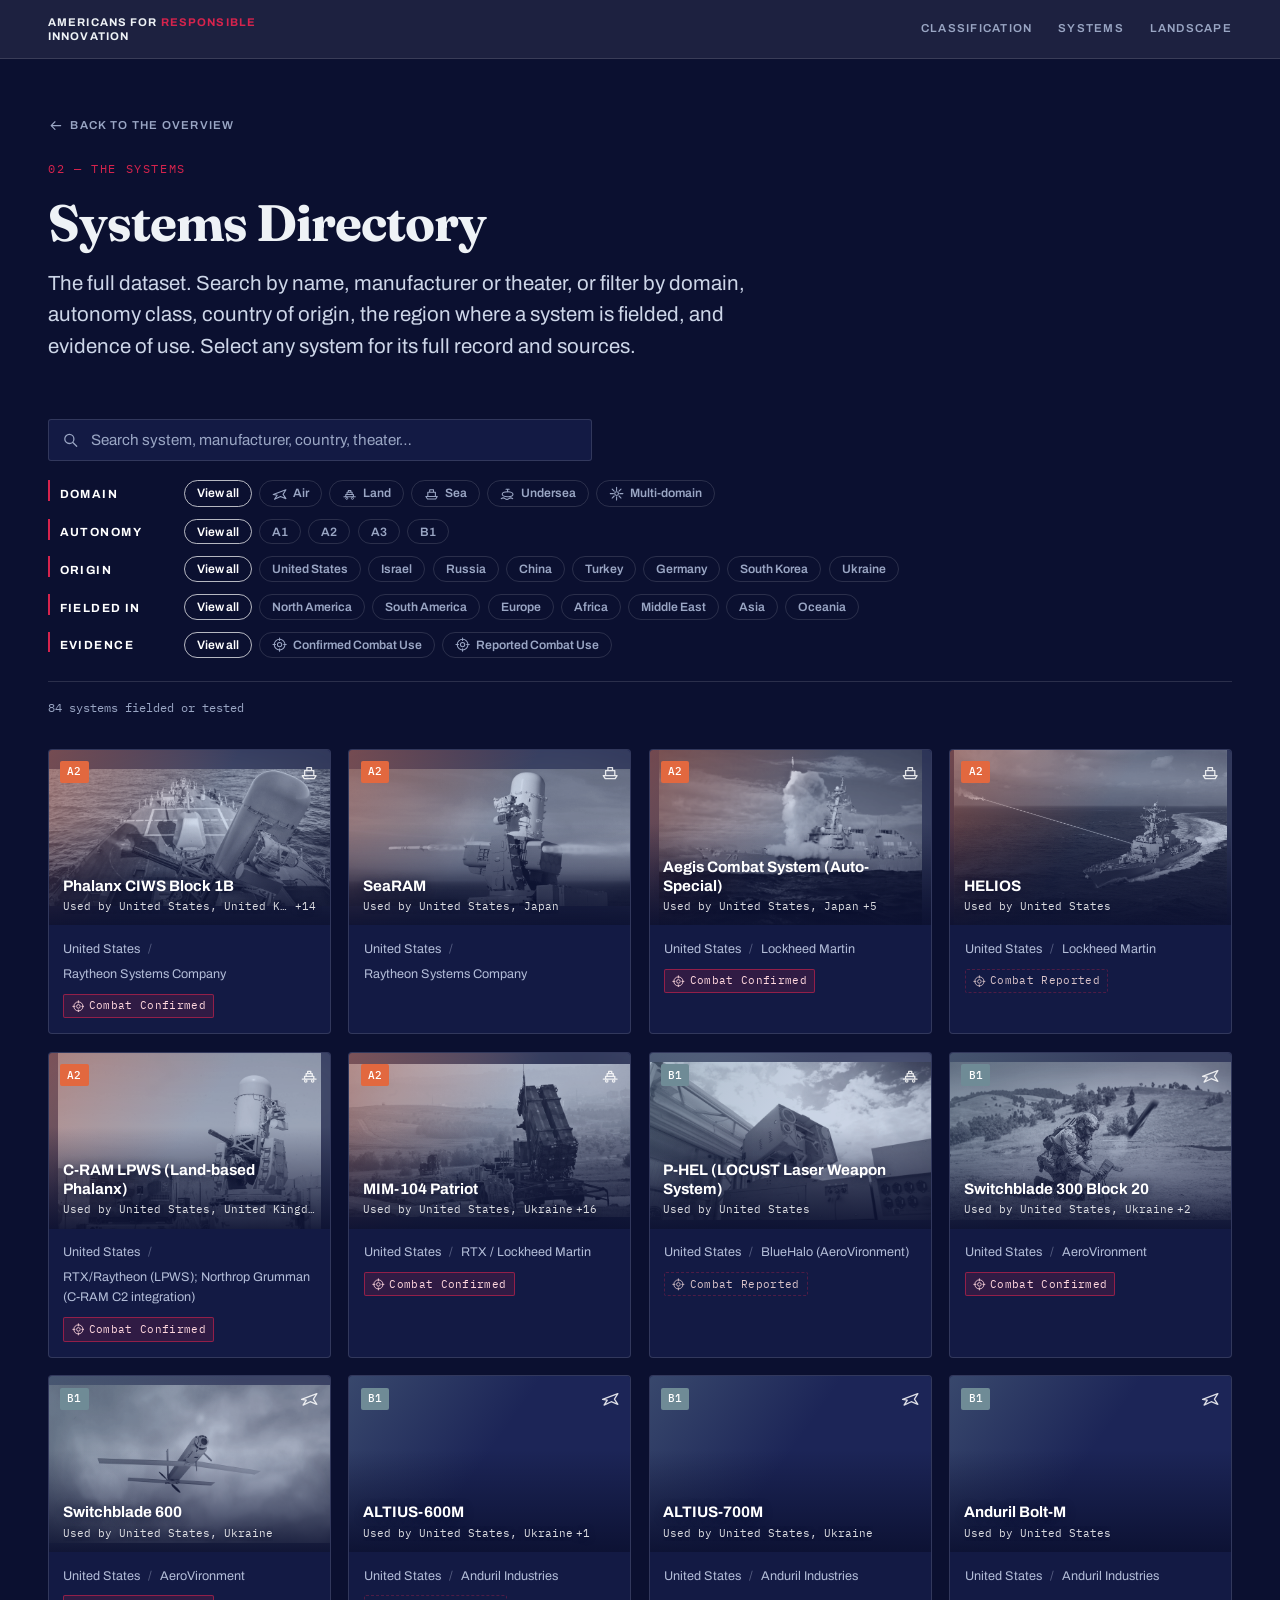
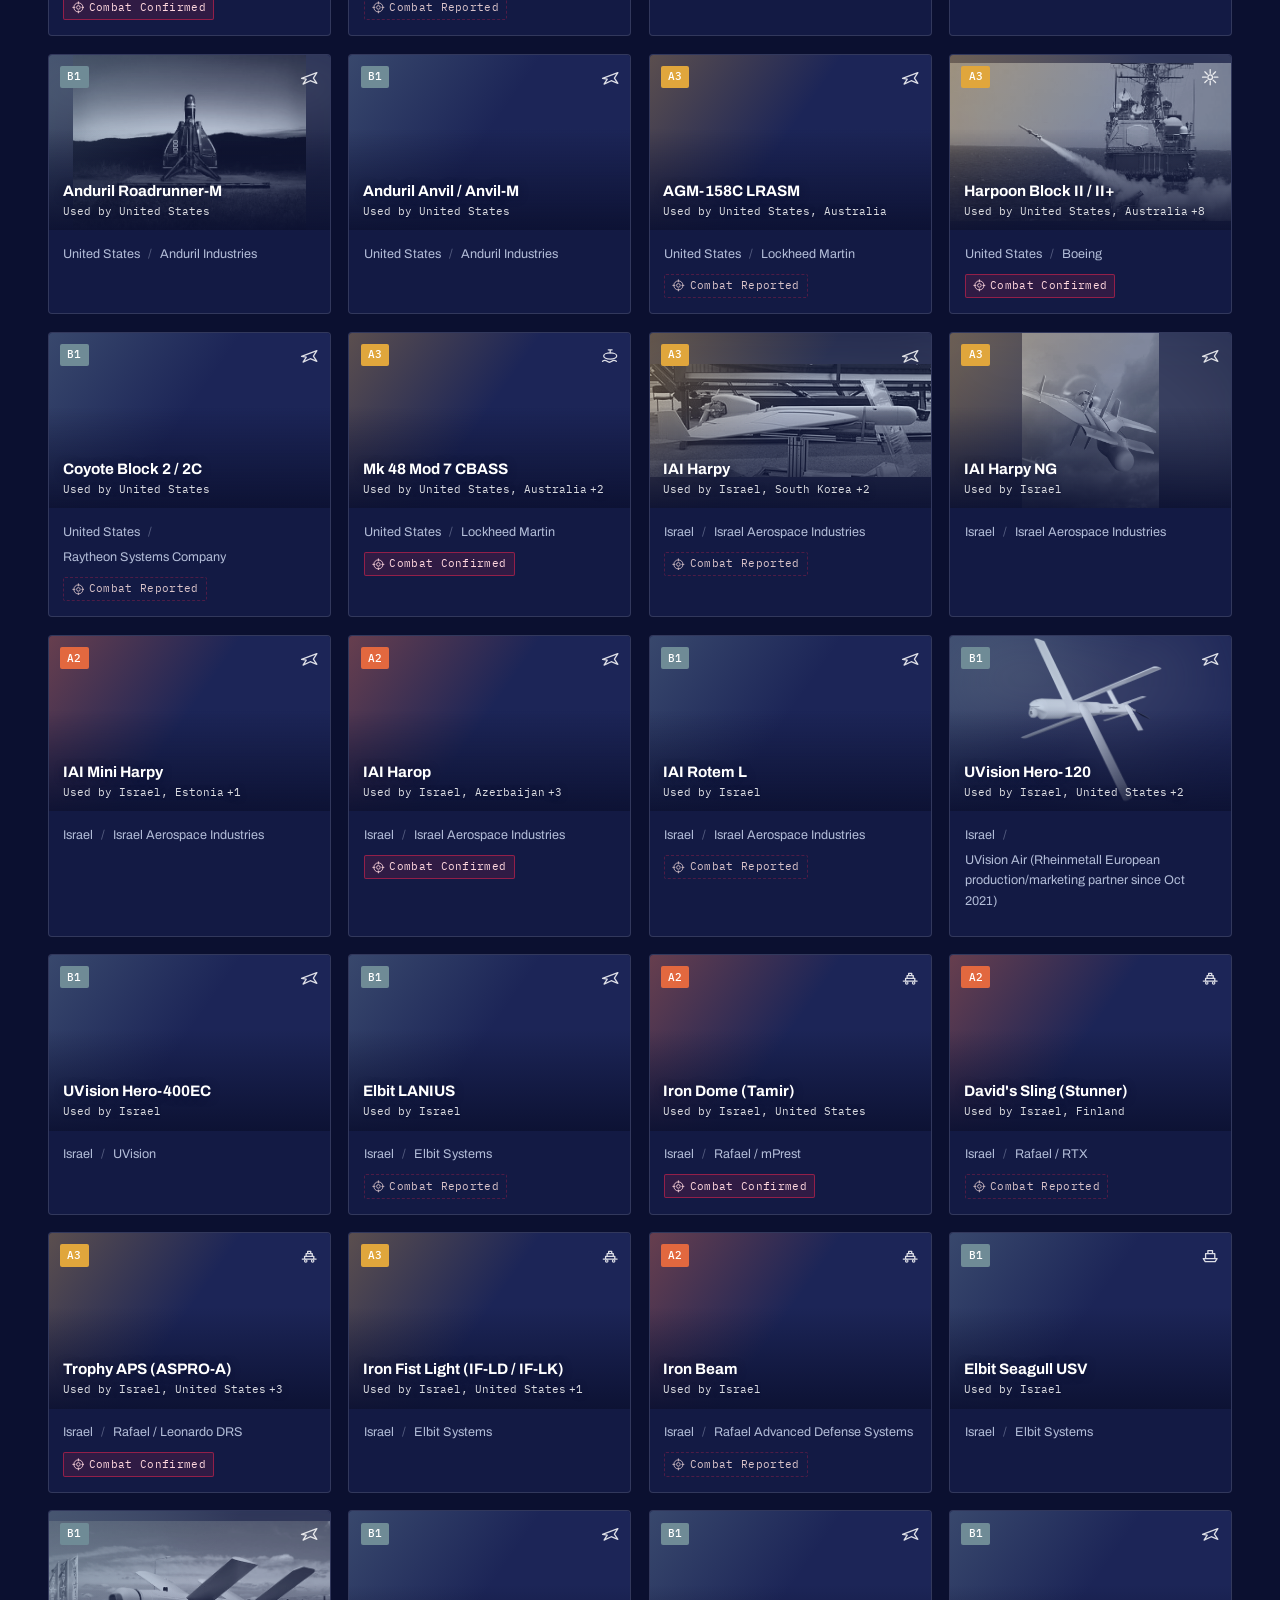
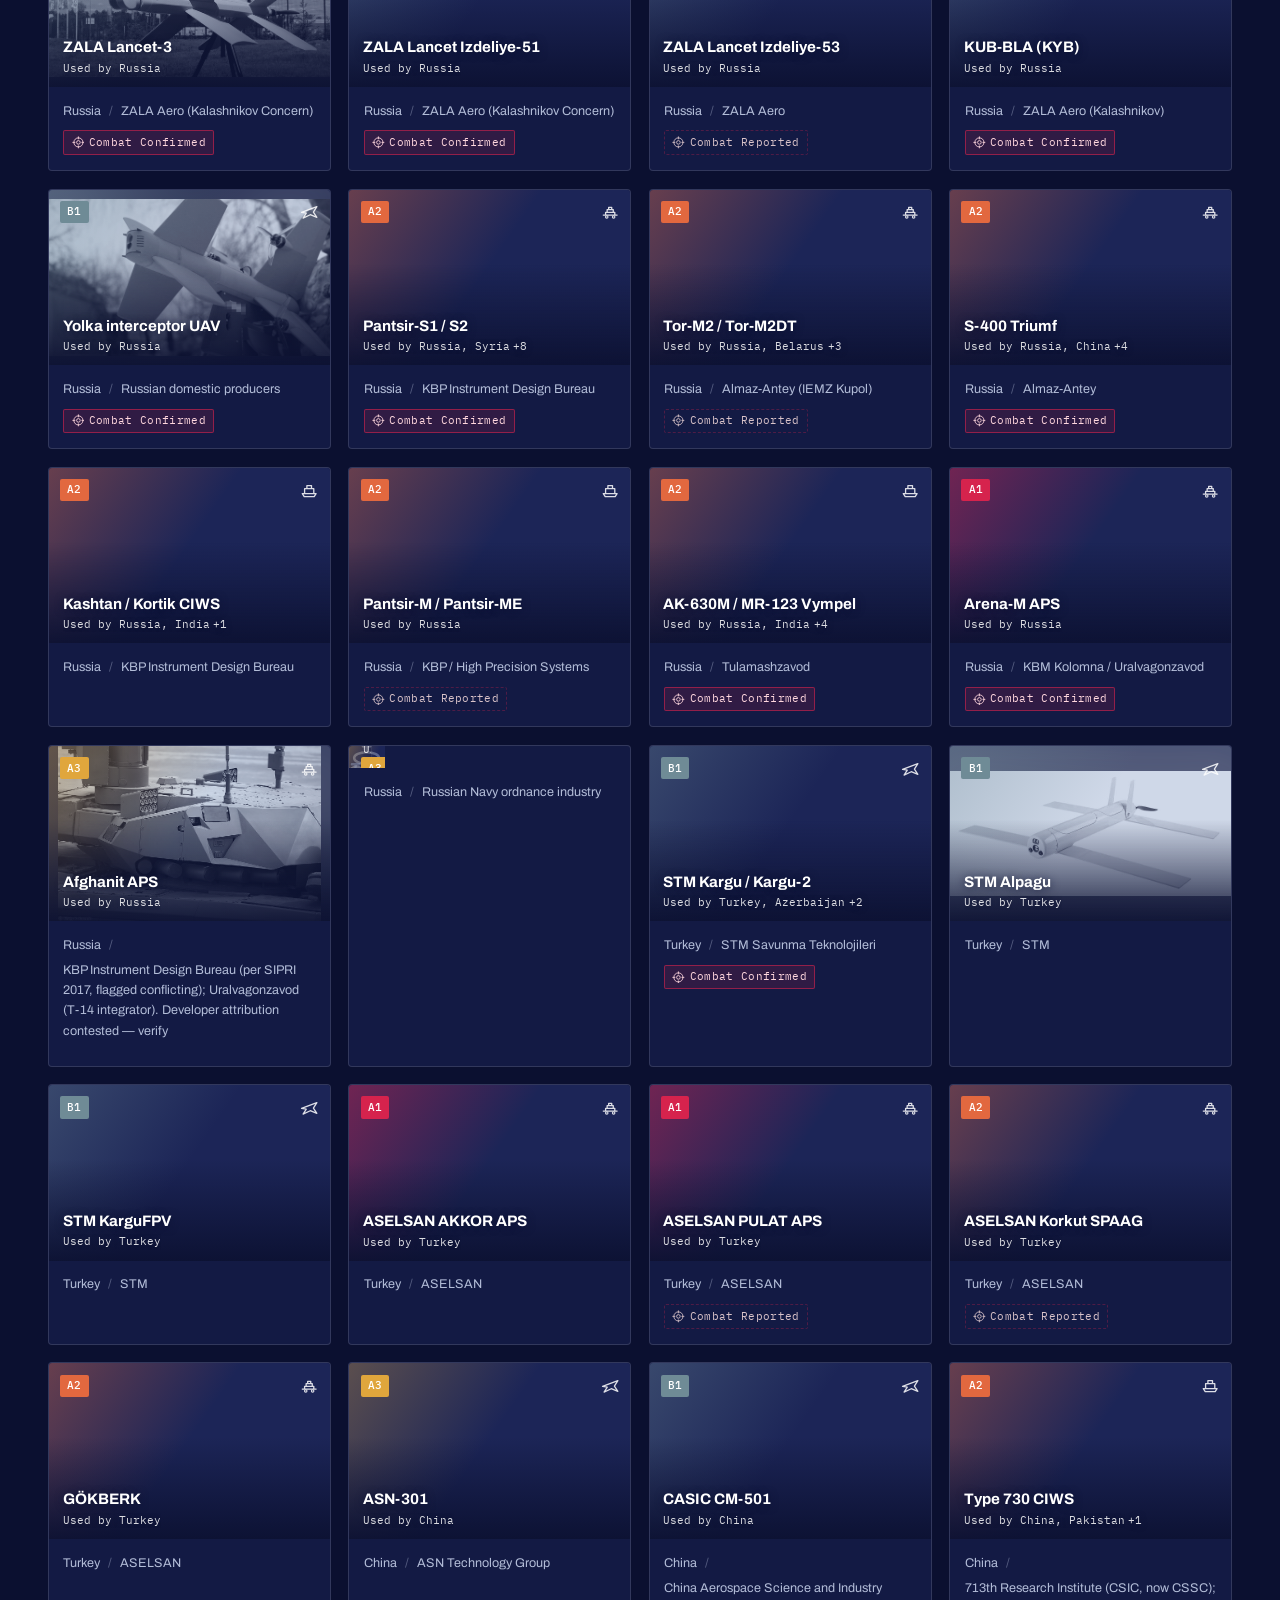
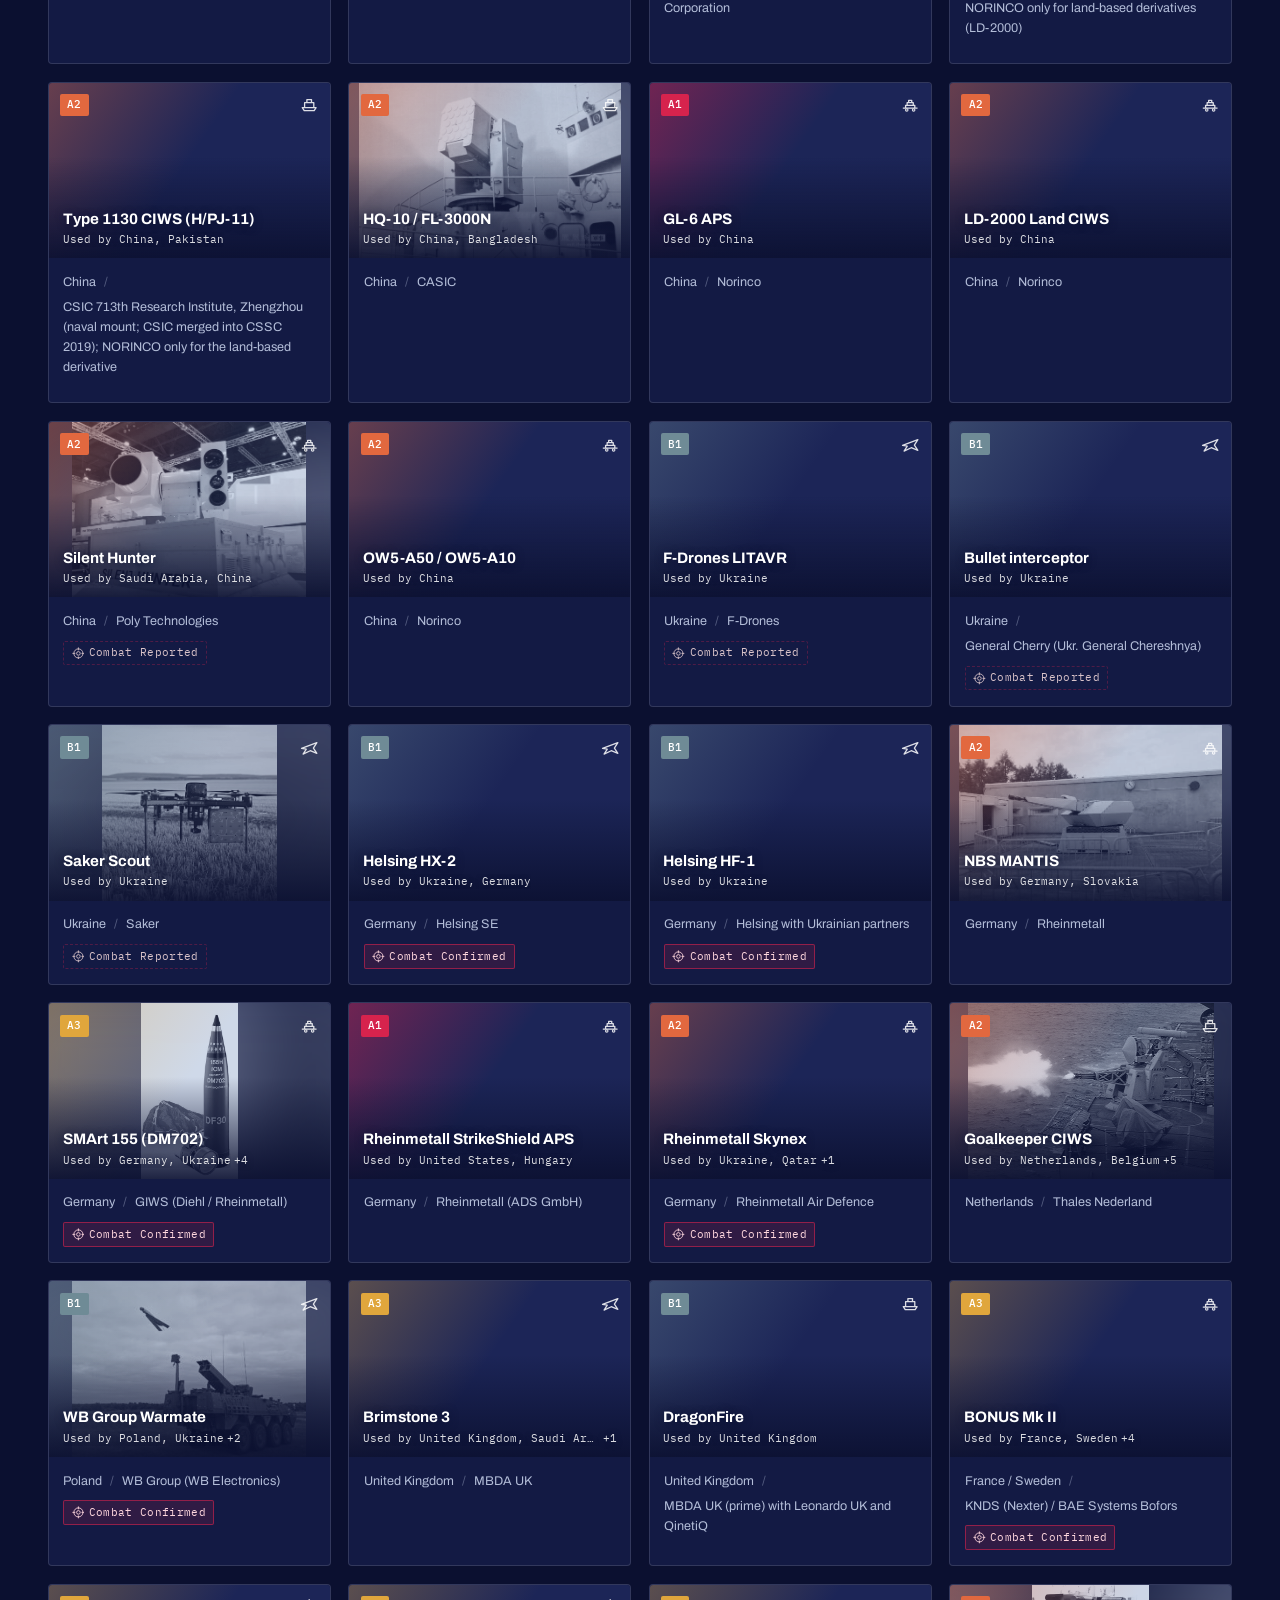
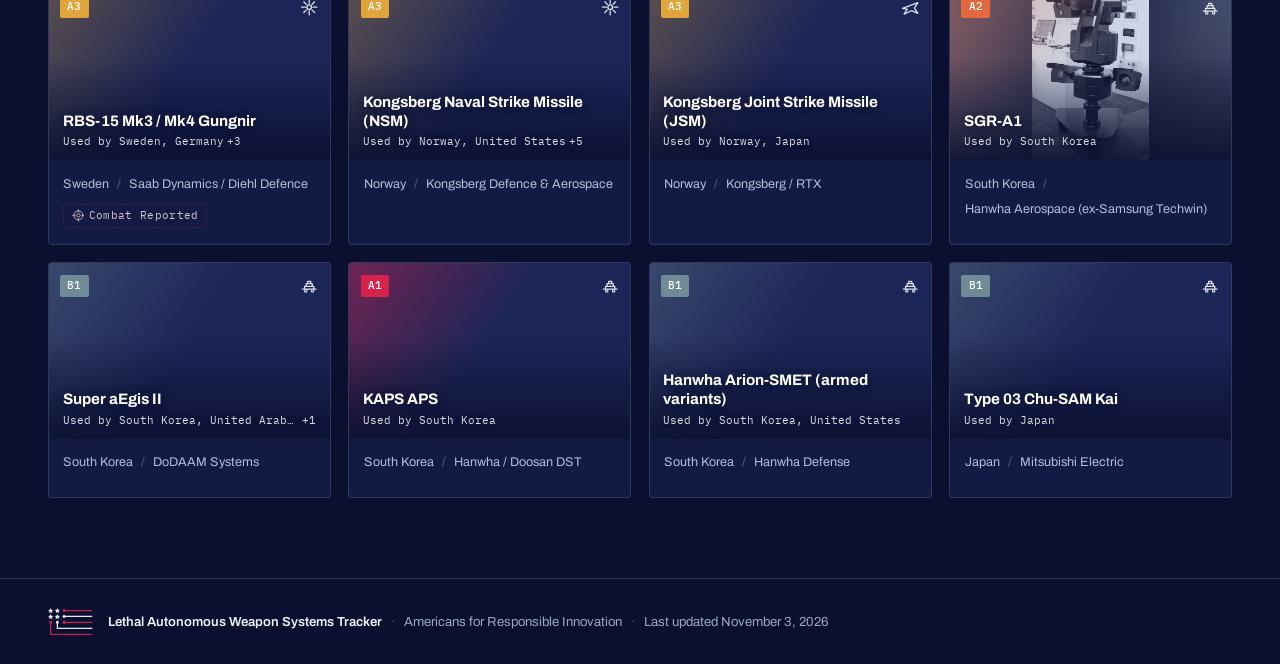
<file: systems.html>
<!doctype html>
<html lang="en">
<head>
<meta charset="utf-8">
<meta name="viewport" content="width=device-width, initial-scale=1">
<title>Systems Directory — Lethal Autonomous Weapon Systems Tracker</title>
<meta name="description" content="Every lethal autonomous weapon system in the dataset: search and filter by domain, autonomy class, origin, region fielded and evidence of use. Americans for Responsible Innovation.">
<!-- Social share: the card is rendered from tools/social-card.html by tools/build_social.js -->
<meta property="og:type" content="website">
<meta property="og:site_name" content="Lethal Autonomous Weapon Systems Tracker">
<meta property="og:title" content="Systems Directory — Lethal Autonomous Weapon Systems Tracker">
<meta property="og:description" content="Every lethal autonomous weapon system in the dataset: search and filter by domain, autonomy class, origin, region fielded and evidence of use. Americans for Responsible Innovation.">
<meta property="og:url" content="https://aiweaponswatch.org/systems.html">
<meta property="og:image" content="https://aiweaponswatch.org/img/social-card.png">
<meta property="og:image:width" content="1200">
<meta property="og:image:height" content="630">
<meta property="og:image:alt" content="The Autonomous Weapons Landscape — Lethal Autonomous Weapon Systems Tracker, Americans for Responsible Innovation">
<meta name="twitter:card" content="summary_large_image">
<link rel="preconnect" href="https://fonts.googleapis.com">
<link rel="preconnect" href="https://fonts.gstatic.com" crossorigin>
<link href="https://fonts.googleapis.com/css2?family=Fraunces:opsz,wght@9..144,600;9..144,700&family=Archivo:wght@400;500;600;700&family=IBM+Plex+Mono:wght@400;500&display=swap" rel="stylesheet">
<link rel="stylesheet" href="styles.css?v=202611032106">
</head>
<body>

<!-- ============ SVG defs: duotone filters + icon sprite ============ -->
<svg class="svg-defs" aria-hidden="true" focusable="false">
  <defs>
    <!-- Duotone: flatten to luminance, then remap shadows->navy, highlights->pale.
         Unifies 155 photos drawn from ~80 different sources into one visual system. -->
    <filter id="duo" color-interpolation-filters="sRGB">
      <feColorMatrix type="matrix" values="0.299 0.587 0.114 0 0  0.299 0.587 0.114 0 0  0.299 0.587 0.114 0 0  0 0 0 1 0"/>
      <feComponentTransfer>
        <feFuncR type="table" tableValues="0.055 0.847"/>
        <feFuncG type="table" tableValues="0.078 0.886"/>
        <feFuncB type="table" tableValues="0.180 0.945"/>
      </feComponentTransfer>
    </filter>
    <!-- Signal duotone: used for the hero and for A1 (unsupervised) systems -->
    <filter id="duo-signal" color-interpolation-filters="sRGB">
      <feColorMatrix type="matrix" values="0.299 0.587 0.114 0 0  0.299 0.587 0.114 0 0  0.299 0.587 0.114 0 0  0 0 0 1 0"/>
      <feComponentTransfer>
        <feFuncR type="table" tableValues="0.086 0.925"/>
        <feFuncG type="table" tableValues="0.055 0.702"/>
        <feFuncB type="table" tableValues="0.145 0.706"/>
      </feComponentTransfer>
    </filter>

    <!-- Domain icons -->
    <symbol id="i-air" viewBox="0 0 24 24">
      <path d="M2 13.5 22 6l-4.5 7.2L22 20l-8.6-3.4L4 21l4.2-6.4z" fill="none" stroke="currentColor" stroke-width="1.7" stroke-linejoin="round"/>
    </symbol>
    <symbol id="i-land" viewBox="0 0 24 24">
      <path d="M3 17h18M6 17v-3.5h12V17M8 13.5V10h8v3.5M10 10V7h4v3" fill="none" stroke="currentColor" stroke-width="1.7" stroke-linecap="round" stroke-linejoin="round"/>
      <circle cx="7.5" cy="19.5" r="1.6" fill="none" stroke="currentColor" stroke-width="1.5"/>
      <circle cx="16.5" cy="19.5" r="1.6" fill="none" stroke="currentColor" stroke-width="1.5"/>
    </symbol>
    <symbol id="i-sea" viewBox="0 0 24 24">
      <path d="M3 16.5h18l-2.5 4H5.5zM6 16.5V10h12v6.5M9 10V6h6v4" fill="none" stroke="currentColor" stroke-width="1.7" stroke-linejoin="round"/>
    </symbol>
    <symbol id="i-undersea" viewBox="0 0 24 24">
      <ellipse cx="12" cy="13" rx="8.5" ry="4" fill="none" stroke="currentColor" stroke-width="1.7"/>
      <path d="M12 9V5M9.5 5h5M2 20c2-1.6 4-1.6 6 0s4 1.6 6 0 4-1.6 6 0" fill="none" stroke="currentColor" stroke-width="1.7" stroke-linecap="round"/>
    </symbol>
    <symbol id="i-multi" viewBox="0 0 24 24">
      <circle cx="12" cy="12" r="3" fill="none" stroke="currentColor" stroke-width="1.7"/>
      <path d="M12 2v5M12 17v5M2 12h5M17 12h5M5 5l3.2 3.2M15.8 15.8 19 19M19 5l-3.2 3.2M8.2 15.8 5 19" fill="none" stroke="currentColor" stroke-width="1.7" stroke-linecap="round"/>
    </symbol>

    <!-- UI icons -->
    <symbol id="i-search" viewBox="0 0 24 24">
      <circle cx="10.5" cy="10.5" r="6.5" fill="none" stroke="currentColor" stroke-width="1.8"/>
      <path d="M15.5 15.5 21 21" fill="none" stroke="currentColor" stroke-width="1.8" stroke-linecap="round"/>
    </symbol>
    <symbol id="i-close" viewBox="0 0 24 24">
      <path d="M5 5l14 14M19 5 5 19" fill="none" stroke="currentColor" stroke-width="1.9" stroke-linecap="round"/>
    </symbol>
    <symbol id="i-combat" viewBox="0 0 24 24">
      <circle cx="12" cy="12" r="8.5" fill="none" stroke="currentColor" stroke-width="1.6"/>
      <circle cx="12" cy="12" r="3.4" fill="none" stroke="currentColor" stroke-width="1.6"/>
      <path d="M12 1.5v4M12 18.5v4M1.5 12h4M18.5 12h4" fill="none" stroke="currentColor" stroke-width="1.6" stroke-linecap="round"/>
    </symbol>
    <symbol id="i-human" viewBox="0 0 24 24">
      <circle cx="12" cy="7" r="3.2" fill="none" stroke="currentColor" stroke-width="1.7"/>
      <path d="M5 21v-1.5A6.5 6.5 0 0 1 11.5 13h1A6.5 6.5 0 0 1 19 19.5V21" fill="none" stroke="currentColor" stroke-width="1.7" stroke-linecap="round"/>
    </symbol>
    <symbol id="i-arrow" viewBox="0 0 24 24">
      <path d="M4 12h15M13 6l6 6-6 6" fill="none" stroke="currentColor" stroke-width="1.9" stroke-linecap="round" stroke-linejoin="round"/>
    </symbol>
    <symbol id="i-info" viewBox="0 0 24 24">
      <circle cx="12" cy="12" r="9" fill="none" stroke="currentColor" stroke-width="1.7"/>
      <path d="M12 11v6" stroke="currentColor" stroke-width="1.8" stroke-linecap="round"/>
      <circle cx="12" cy="7.6" r="1.15" fill="currentColor"/>
    </symbol>
    <symbol id="i-warn" viewBox="0 0 24 24">
      <path d="M12 3 22 20H2z" fill="none" stroke="currentColor" stroke-width="1.7" stroke-linejoin="round"/>
      <path d="M12 9v5" stroke="currentColor" stroke-width="1.8" stroke-linecap="round"/>
      <circle cx="12" cy="17" r="1.1" fill="currentColor"/>
    </symbol>
  </defs>
</svg>

<a class="skip-link" href="#explorer">Skip to the tracker</a>

<header class="topbar">
  <div class="container topbar-inner">
    <a class="org" href="https://ari.us" target="_blank" rel="noopener">
      Americans for <em>Responsible</em> Innovation
    </a>
    <nav class="topnav" aria-label="Primary">
      <a href="index.html#classification">Classification</a>
      <a href="systems.html" aria-current="page">Systems</a>
      <a href="landscape.html">Landscape</a>
    </nav>
  </div>
</header>

<section class="page-head">
  <div class="container">
    <a class="back-link" href="index.html">
      <svg class="ico" aria-hidden="true"><use href="#i-arrow"/></svg> Back to the overview
    </a>
    <p class="kicker">02 — The systems</p>
    <h1>Systems Directory</h1>
    <p class="standfirst">
      The full dataset. Search by name, manufacturer or theater, or filter by domain, autonomy class,
      country of origin, the region where a system is fielded, and evidence of use. Select any system
      for its full record and sources.
    </p>
  </div>
</section>

<section id="explorer" class="explorer">
  <div class="container">

    <div class="controls">
      <div class="search">
        <svg class="ico" aria-hidden="true"><use href="#i-search"/></svg>
        <input type="search" id="q" placeholder="Search system, manufacturer, country, theater…" aria-label="Search systems">
      </div>
      <div class="filters" id="filters"><!-- injected --></div>
      <div class="resultline">
        <span id="count">—</span>
        <button type="button" class="reset" id="reset" hidden>Clear filters</button>
      </div>
    </div>

    <div class="grid" id="grid"><!-- injected --></div>
    <p class="empty" id="empty" hidden>No systems match those filters.</p>
  </div>
</section>

<footer class="site-footer">
  <div class="container foot-inner">
    <a class="foot-mark" href="https://ari.us" target="_blank" rel="noopener" aria-label="Americans for Responsible Innovation">
      <img src="img/ari-mark.svg" alt="" width="46" height="27">
    </a>
    <p class="foot-line">
      <strong>Lethal Autonomous Weapon Systems Tracker</strong><span class="sep" aria-hidden="true">·</span><span class="org-name">Americans for Responsible Innovation</span><span class="sep" aria-hidden="true">·</span>Last updated <time class="updated" datetime="2026-11-03">November 3, 2026</time>
    </p>
  </div>
</footer>

<!-- ============ DETAIL DRAWER ============ -->
<div class="drawer" id="drawer" hidden>
  <div class="drawer-scrim" data-close></div>
  <article class="drawer-panel" role="dialog" aria-modal="true" aria-labelledby="d-name">
    <button class="drawer-close" type="button" data-close aria-label="Close">
      <svg class="ico" aria-hidden="true"><use href="#i-close"/></svg>
    </button>
    <div id="drawer-body"><!-- injected --></div>
  </article>
</div>

<script src="script.js?v=202611032106"></script>
</body>
</html>
</file>
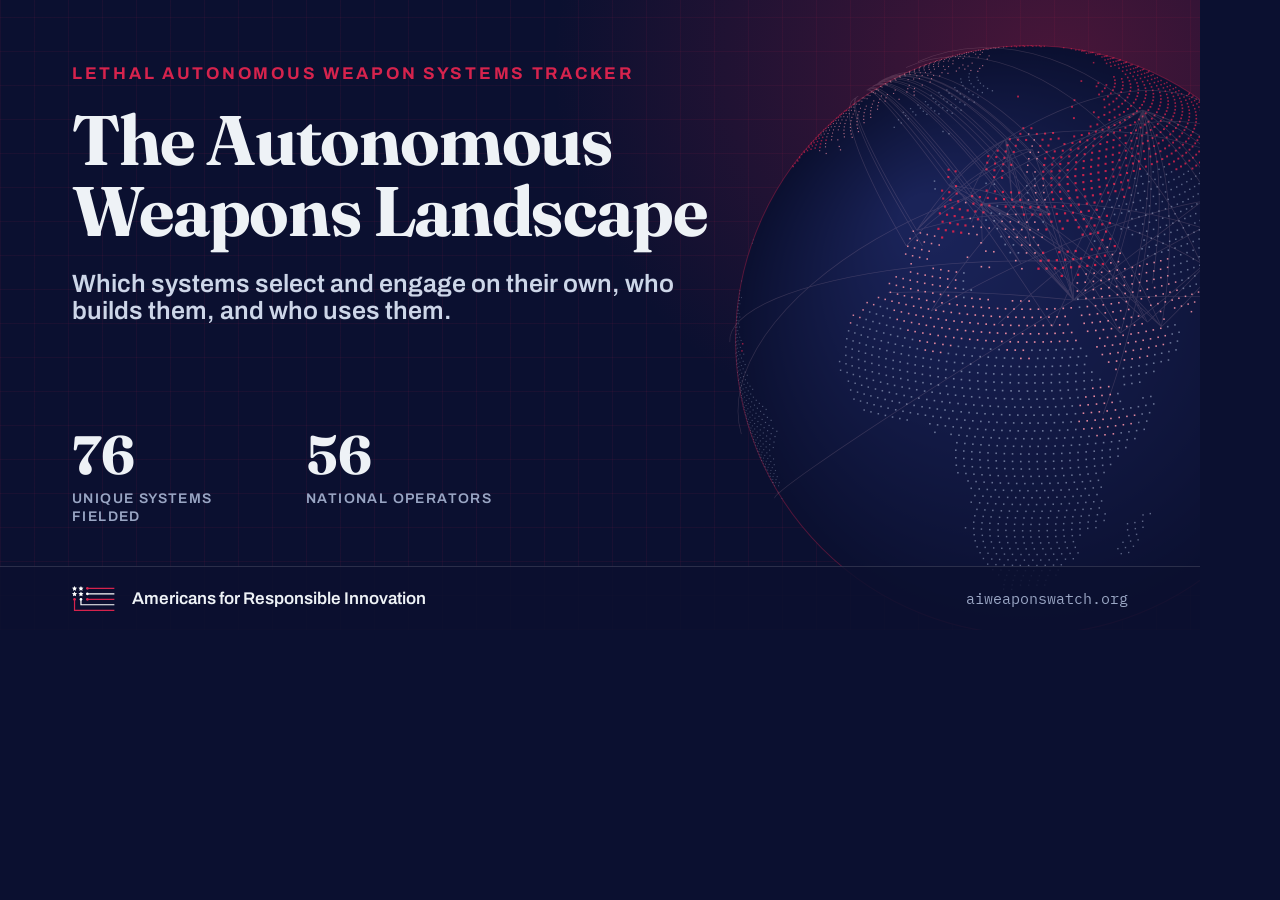
<file: tools/social-card.html>
<!doctype html>
<!-- Social share card, 1200 × 630. Rendered to img/social-card.png by
     tools/build_social.js — not part of the site. Numbers and the globe come
     from data.json and globe.json, so regenerate after a data rebuild. -->
<html lang="en">
<head>
<meta charset="utf-8">
<link href="https://fonts.googleapis.com/css2?family=Fraunces:opsz,wght@9..144,700&family=Archivo:wght@400;600;700&family=IBM+Plex+Mono:wght@500&display=block" rel="stylesheet">
<style>
  :root { --dark: #0b1030; --signal: #d6234d; --mute: #9aa6c4; --text: #eef2f6; }
  * { box-sizing: border-box; margin: 0; padding: 0; }
  html, body { width: 1200px; height: 630px; overflow: hidden; background: var(--dark); }
  .card {
    position: relative; width: 1200px; height: 630px; overflow: hidden; color: var(--text);
    font-family: Archivo, system-ui, sans-serif;
    background:
      repeating-linear-gradient(0deg, rgba(214,35,77,0.07) 0 1px, transparent 1px 34px),
      repeating-linear-gradient(90deg, rgba(214,35,77,0.07) 0 1px, transparent 1px 34px),
      radial-gradient(70% 110% at 88% 10%, rgba(214,35,77,0.30), transparent 60%),
      var(--dark);
  }
  canvas { position: absolute; right: -150px; top: 20px; width: 640px; height: 640px; }
  .copy { position: absolute; left: 72px; top: 64px; width: 640px; }
  .eyebrow {
    font-size: 17px; font-weight: 700; letter-spacing: 0.16em; text-transform: uppercase;
    color: var(--signal);
  }
  h1 {
    font-family: Fraunces, Georgia, serif; font-weight: 700; font-size: 70px;
    line-height: 1.02; letter-spacing: -0.02em; margin-top: 22px;
  }
  .sub { font-size: 25px; font-weight: 600; color: #cdd6e8; margin-top: 22px; }
  .stats { position: absolute; left: 72px; bottom: 104px; display: flex; gap: 44px; }
  .stat b { display: block; font-family: Fraunces, Georgia, serif; font-size: 54px; line-height: 1; }
  .stat span {
    display: block; margin-top: 8px; font-size: 14px; font-weight: 600; letter-spacing: 0.1em;
    text-transform: uppercase; color: var(--mute); max-width: 190px; line-height: 1.3;
  }
  .foot {
    position: absolute; left: 0; right: 0; bottom: 0; height: 64px; padding: 0 72px;
    display: flex; align-items: center; gap: 16px; border-top: 1px solid rgba(255,255,255,0.13);
    background: rgba(11,16,48,0.85);
  }
  .foot img { width: 44px; height: auto; }
  .foot .org { font-size: 17px; font-weight: 600; }
  .foot .url { margin-left: auto; font-family: "IBM Plex Mono", monospace; font-size: 15px; color: var(--mute); }
</style>
</head>
<body>
<div class="card">
  <canvas id="globe" width="1280" height="1280"></canvas>
  <div class="copy">
    <p class="eyebrow">Lethal Autonomous Weapon Systems Tracker</p>
    <h1>The Autonomous Weapons Landscape</h1>
    <p class="sub">Which systems select and engage on their own, who builds them, and who uses them.</p>
  </div>
  <div class="stats">
    <div class="stat"><b id="n-fielded">—</b><span>Unique systems fielded</span></div>
    <div class="stat"><b id="n-ops">—</b><span>National operators</span></div>
  </div>
  <div class="foot">
    <img src="../img/ari-mark.svg" alt="">
    <span class="org">Americans for Responsible Innovation</span>
    <span class="url" id="url"></span>
  </div>
</div>
<script>
(async function () {
  var q = new URLSearchParams(location.search);
  document.getElementById('url').textContent = q.get('url') || 'aiweaponswatch.org';

  var [D, G] = await Promise.all([
    fetch('../data.json').then(r => r.json()),
    fetch('../globe.json').then(r => r.json())
  ]);

  /* The same figures as the hero stat bar. */
  var c = D.counts;
  document.getElementById('n-fielded').textContent = c.fielded != null ? c.fielded : c.systems;
  document.getElementById('n-ops').textContent = c.operatorCountries;

  /* A still frame of the hero globe: producing states in crimson, operator states
     tinted, export routes as faint static lines. Same projection as hero.js. */
  var ATLAS = { 'United States': 'United States of America', 'Libya (GNA)': 'Libya' };
  var at = n => ATLAS[n] || n;
  var origins = {}, operators = {}, pairs = {};
  D.systems.forEach(function (s) {
    var from = String(s.origin || '').split(/\s*\/\s*/).filter(Boolean).map(at);
    from.forEach(o => { origins[o] = 1; });
    (s.operators || []).forEach(function (op) {
      var to = at(op['Operator Country']); if (!to) return;
      operators[to] = 1;
      from.forEach(o => { if (o !== to) pairs[o + '>' + to] = [o, to]; });
    });
  });
  var RAD = Math.PI / 180;
  var vec = ll => { var lo = ll[0] * RAD, la = ll[1] * RAD; return [Math.cos(la) * Math.sin(lo), Math.sin(la), Math.cos(la) * Math.cos(lo)]; };
  var cv = document.getElementById('globe'), ctx = cv.getContext('2d');
  var W = cv.width, R = W * 0.46, cx = W / 2, cy = W / 2;
  var rot = -25 * RAD, TILT = 24 * RAD;
  function project(v) {
    var cs = Math.cos(rot), sn = Math.sin(rot);
    var x = v[0] * cs + v[2] * sn, z = -v[0] * sn + v[2] * cs, y = v[1];
    var ct = Math.cos(TILT), st = Math.sin(TILT);
    var p = [x, y * ct - z * st, y * st + z * ct];
    return { x: cx + p[0] * R, y: cy - p[1] * R, z: p[2] };
  }
  var g = ctx.createRadialGradient(cx - R * 0.35, cy - R * 0.4, R * 0.1, cx, cy, R);
  g.addColorStop(0, '#1a2358'); g.addColorStop(1, '#0b1030');
  ctx.fillStyle = g; ctx.beginPath(); ctx.arc(cx, cy, R, 0, Math.PI * 2); ctx.fill();
  ctx.strokeStyle = 'rgba(214,35,77,0.35)'; ctx.lineWidth = 2; ctx.stroke();
  var COL = ['154,166,196', '233,138,160', '214,35,77'];
  G.dots.forEach(function (d) {
    var n = G.names[d[2]], k = origins[n] ? 2 : operators[n] ? 1 : 0, p = project(vec(d));
    if (p.z <= 0) return;
    var sz = (k === 2 ? 4.6 : 3.3) * (0.55 + 0.45 * p.z);
    ctx.fillStyle = 'rgba(' + COL[k] + ',' + ((k ? 0.6 : 0.3) + 0.4 * p.z).toFixed(3) + ')';
    ctx.fillRect(p.x - sz / 2, p.y - sz / 2, sz, sz);
  });
  ctx.lineWidth = 1.4; ctx.strokeStyle = 'rgba(255,196,208,0.16)'; ctx.beginPath();
  Object.values(pairs).forEach(function (pr) {
    if (!G.centroids[pr[0]] || !G.centroids[pr[1]]) return;
    var a = vec(G.centroids[pr[0]]), b = vec(G.centroids[pr[1]]);
    var ang = Math.acos(Math.max(-1, Math.min(1, a[0] * b[0] + a[1] * b[1] + a[2] * b[2]))), prev = null;
    for (var s = 0; s <= 28; s++) {
      var t = s / 28, sa = Math.sin((1 - t) * ang) / Math.sin(ang), sb = Math.sin(t * ang) / Math.sin(ang);
      var h = 1 + (0.01 + ang * 0.02) * Math.sin(Math.PI * t);
      var p = project([(a[0] * sa + b[0] * sb) * h, (a[1] * sa + b[1] * sb) * h, (a[2] * sa + b[2] * sb) * h]);
      if (prev && p.z > 0.04 && prev.z > 0.04) { ctx.moveTo(prev.x, prev.y); ctx.lineTo(p.x, p.y); }
      prev = p;
    }
  });
  ctx.stroke();

  await document.fonts.ready;
  document.body.dataset.ready = '1';
})();
</script>
</body>
</html>
</file>
<file: styles.css>
/* ============================================================
   LAWS Tracker — Lethal Autonomous Weapon Systems
   Brand: ARI. Deep navy + cool paper, crimson signal (#D6234D / #151C42).
   Display serif (Fraunces) · Archivo UI · IBM Plex Mono for data.

   The tracker itself runs dark: it is an instrument, not an essay.
   Photographs are duotoned to navy so that 155 images drawn from ~80
   different sources read as one system rather than a scrapbook.
   ============================================================ */

:root {
  --paper:      #eef1f5;
  --paper-2:    #e4e9ef;
  --ink:        #151c42;
  --ink-2:      #44505c;
  --ink-3:      #6b7682;
  --rule:       #d4dae2;
  --signal:     #d6234d;
  --signal-2:   #b01a3e;
  --slate:      #6f8b96;

  --dark:       #0b1030;
  --dark-2:     #131a44;
  --dark-3:     #1c2557;
  --dark-rule:  rgba(255,255,255,0.13);
  --dark-text:  #eef2f6;
  --dark-mute:  #9aa6c4;

  /* autonomy classes: intensity tracks how far the human recedes */
  --a1: #d6234d;   /* unsupervised */
  --a2: #e2683f;   /* supervised, abort-capable */
  --a3: #e0a63c;   /* bounded envelope */
  --b1: #6f8b96;   /* engagement completion only */

  /* Categorical series colors — validated (light surface): lightness band, chroma
     floor, CVD separation and normal-vision floor all pass. Amber sits under 3:1
     against paper, which is why every bar carries a visible numeric label. */
  --cat-1: #3f6fd0;  --cat-2: #d6234d;  --cat-3: #0e9e86;
  --cat-4: #dc9a1e;  --cat-5: #9159c9;

  /* Sequential ramps for ranked magnitude (one hue, light -> dark). */
  --seq-1: #b9c6e8;  --seq-2: #8ea4dc;  --seq-3: #6382cf;  --seq-4: #3f6fd0;  --seq-5: #2a4fa0;
  --tseq-1: #b3ded6; --tseq-2: #7fc9bc; --tseq-3: #4bb3a1; --tseq-4: #0e9e86; --tseq-5: #0a7565;

  --ui: "Archivo", "Helvetica Neue", Arial, sans-serif;
  --display: "Fraunces", Georgia, "Times New Roman", serif;
  --mono: "IBM Plex Mono", ui-monospace, SFMono-Regular, Menlo, monospace;

  --container: 78rem;
  --measure: 40rem;
}

* { box-sizing: border-box; margin: 0; padding: 0; }
html { -webkit-text-size-adjust: 100%; scroll-behavior: smooth; }
section[id] { scroll-margin-top: 70px; }

body {
  font-family: var(--ui);
  font-size: 1rem;
  line-height: 1.6;
  color: var(--ink);
  background: var(--paper);
  -webkit-font-smoothing: antialiased;
  text-rendering: optimizeLegibility;
}

.svg-defs { position: absolute; width: 0; height: 0; overflow: hidden; }
a { color: inherit; }
::selection { background: var(--signal); color: #fff; }

.skip-link { position: absolute; left: -9999px; }
.skip-link:focus {
  left: 1rem; top: 0.5rem; z-index: 300;
  background: var(--ink); color: #fff; padding: 0.6rem 0.9rem; border-radius: 3px;
}

.container { max-width: var(--container); margin: 0 auto; padding: 0 2rem; }
.measure { max-width: var(--measure); }

.ico { width: 1em; height: 1em; display: inline-block; vertical-align: -0.13em; flex: none; }

:focus-visible { outline: 2px solid var(--signal); outline-offset: 2px; }

/* ---------- topbar ---------- */
.topbar {
  position: sticky; top: 0; z-index: 100;
  background: rgba(11,16,48,0.92);
  backdrop-filter: blur(10px);
  border-bottom: 1px solid var(--dark-rule);
}
.topbar-inner {
  display: flex; align-items: center; justify-content: space-between;
  height: 58px; gap: 1.5rem;
}
.org {
  font-size: 0.7rem; font-weight: 700; letter-spacing: 0.1em;
  text-transform: uppercase; color: var(--dark-text); text-decoration: none;
  line-height: 1.25; max-width: 15rem;
}
.org em { color: var(--signal); font-style: normal; }
.topnav { display: flex; gap: 1.6rem; }
.topnav a {
  font-size: 0.72rem; font-weight: 600; letter-spacing: 0.11em;
  text-transform: uppercase; color: var(--dark-mute); text-decoration: none;
  padding: 0.3rem 0; border-bottom: 2px solid transparent;
}
.topnav a:hover { color: #fff; border-bottom-color: var(--signal); }

/* ---------- hero ---------- */
.hero { position: relative; background: var(--dark); color: var(--dark-text); overflow: hidden; }
.hero-bg { position: absolute; inset: 0; }
.hero-bg::before {
  content: ""; position: absolute; inset: 0;
  background-image:
    repeating-linear-gradient(0deg, rgba(214,35,77,0.07) 0 1px, transparent 1px 34px),
    repeating-linear-gradient(90deg, rgba(214,35,77,0.07) 0 1px, transparent 1px 34px),
    radial-gradient(90% 130% at 86% 0%, rgba(214,35,77,0.28), transparent 58%);
}
.hero-inner { position: relative; padding: 5.5rem 2rem 3.5rem; }
.eyebrow {
  font-size: 0.7rem; font-weight: 700; letter-spacing: 0.16em;
  text-transform: uppercase; color: var(--signal); margin-bottom: 1.4rem;
}
.hero h1 {
  font-family: var(--display); font-weight: 700; font-size: clamp(2.6rem, 6.5vw, 5rem);
  line-height: 1.02; letter-spacing: -0.02em; margin-bottom: 1.6rem;
}
.standfirst {
  font-size: clamp(1.05rem, 1.6vw, 1.3rem); line-height: 1.55;
  max-width: 46rem; color: #cdd6e8;
}
.standfirst strong { color: #fff; font-weight: 700; }

.statbar {
  display: grid; grid-template-columns: repeat(2, 1fr); gap: 1px;
  margin-top: 3.2rem; background: var(--dark-rule);
  border: 1px solid var(--dark-rule);
}
.stat { background: var(--dark); padding: 1.4rem 1.2rem; }
.stat-n {
  display: block; font-family: var(--display); font-weight: 700;
  font-size: clamp(2rem, 4vw, 3.1rem); line-height: 1; color: #fff;
  font-variant-numeric: tabular-nums;
}
.stat-l {
  display: block; margin-top: 0.6rem; font-size: 0.7rem; font-weight: 600;
  letter-spacing: 0.09em; text-transform: uppercase; color: var(--dark-mute); line-height: 1.35;
}

/* ---------- bands ---------- */
.band { padding: 5rem 0; }
.band-alt { background: var(--paper-2); }
.kicker {
  font-family: var(--mono); font-size: 0.72rem; letter-spacing: 0.14em;
  text-transform: uppercase; color: var(--signal-2); margin-bottom: 1rem;
}
.h-display {
  font-family: var(--display); font-weight: 700;
  font-size: clamp(1.8rem, 3.4vw, 2.9rem); line-height: 1.12;
  letter-spacing: -0.015em; margin-bottom: 1.4rem;
}
.h-sub {
  font-family: var(--ui); font-size: 0.78rem; font-weight: 700;
  letter-spacing: 0.12em; text-transform: uppercase; color: var(--ink-2);
  margin: 2rem 0 0.9rem; padding-bottom: 0.5rem; border-bottom: 1px solid var(--rule);
}
.h-sub:first-child { margin-top: 0; }
.lede { font-size: 1.12rem; color: var(--ink-2); margin-bottom: 2.4rem; }
.lede em { font-style: italic; color: var(--ink); }
.sub-note { font-size: 0.85rem; color: var(--ink-3); margin-bottom: 1rem; }
.note {
  margin-top: 2rem; padding: 1.1rem 1.3rem; background: #fff;
  border-left: 3px solid var(--signal); font-size: 0.92rem; color: var(--ink-2);
}
.note .ico { color: var(--signal); margin-right: 0.4rem; }

/* ---------- tier cards ---------- */
.tiers { display: grid; grid-template-columns: repeat(4, 1fr); gap: 1rem; }
.tier {
  display: flex; flex-direction: column;
  background: #fff; border: 1px solid var(--rule); border-top: 4px solid var(--tc);
  padding: 1.3rem 1.2rem 1.4rem;
  color: inherit; text-decoration: none;
  transition: border-color 0.15s ease, box-shadow 0.15s ease, transform 0.15s ease;
}
/* Cards link to the tracker filtered by class: they lift on hover/focus and the
   footer line turns the class color, so they read as controls. */
.tier:hover, .tier:focus-visible {
  border-color: var(--tc); box-shadow: 0 6px 18px rgba(21, 28, 66, 0.10); transform: translateY(-2px);
}
.tier:focus-visible { outline: 2px solid var(--tc); outline-offset: 2px; }
.tier-go {
  margin-top: auto; padding-top: 1rem;
  display: inline-flex; align-items: center; gap: 0.35rem;
  font-size: 0.8rem; font-weight: 600; color: var(--ink-2);
}
.tier-go .ico { width: 0.9rem; height: 0.9rem; transition: transform 0.15s ease; }
.tier:hover .tier-go, .tier:focus-visible .tier-go { color: var(--ink); }
.tier:hover .tier-go .ico, .tier:focus-visible .tier-go .ico { transform: translateX(3px); color: var(--tc); }
@media (prefers-reduced-motion: reduce) { .tier, .tier-go .ico { transition: none; } .tier:hover { transform: none; } }
.tier-head { display: flex; justify-content: space-between; align-items: flex-start; }
.tier-code {
  font-family: var(--mono); font-size: 1.5rem; font-weight: 500; color: var(--tc); line-height: 1;
}
.tier-n {
  font-family: var(--display); font-size: 1.9rem; font-weight: 700;
  line-height: 1; color: var(--ink); font-variant-numeric: tabular-nums;
}
.tier-name {
  margin: 0.7rem 0 0.5rem; font-size: 0.92rem; font-weight: 700; line-height: 1.3;
}
.tier-desc { font-size: 0.84rem; color: var(--ink-2); line-height: 1.5; }

/* ---------- explorer (dark instrument) ---------- */
.explorer { background: var(--dark); color: var(--dark-text); padding: 5rem 0; }
.explorer .kicker { color: var(--signal); }
.explorer .h-display { color: #fff; margin-bottom: 2rem; }

.controls { margin-bottom: 2rem; }
.search { position: relative; margin-bottom: 1.2rem; max-width: 34rem; }
.search .ico {
  position: absolute; left: 0.9rem; top: 50%; transform: translateY(-50%);
  color: var(--dark-mute); width: 1.05rem; height: 1.05rem;
}
.search input {
  width: 100%; font-family: var(--ui); font-size: 0.95rem; color: #fff;
  background: var(--dark-2); border: 1px solid var(--dark-rule); border-radius: 3px;
  padding: 0.75rem 0.9rem 0.75rem 2.6rem;
}
.search input::placeholder { color: var(--dark-mute); }
.search input:focus { border-color: var(--signal); outline: none; }

/* One group per row: a bold title in its own column, chips wrapping beside it, so
   the titles read as headings rather than blending into the chips. */
.filters { display: grid; gap: 0.75rem; }
.fgroup { display: grid; grid-template-columns: 7.5rem 1fr; align-items: start; gap: 0.5rem 1rem; }
.fgroup > .flabel {
  font-family: var(--ui); font-size: 0.74rem; font-weight: 700; letter-spacing: 0.12em;
  text-transform: uppercase; color: #fff; padding-top: 0.42rem;
  border-left: 2px solid var(--signal); padding-left: 0.6rem; line-height: 1.2;
}
.fchips { display: flex; flex-wrap: wrap; gap: 0.45rem; }
@media (max-width: 40rem) {
  .fgroup { grid-template-columns: 1fr; gap: 0.45rem; }
  .fgroup > .flabel { padding-top: 0; }
}
.chip {
  font-family: var(--ui); font-size: 0.76rem; font-weight: 600;
  color: var(--dark-mute); background: transparent;
  border: 1px solid var(--dark-rule); border-radius: 100px;
  padding: 0.3rem 0.75rem; cursor: pointer; display: inline-flex; align-items: center; gap: 0.35rem;
}
.chip:hover { color: #fff; border-color: var(--dark-mute); }
.chip[aria-pressed="true"] { background: var(--signal); border-color: var(--signal); color: #fff; }
/* "View all" is the resting state, so its pressed look stays quiet. */
.chip-all[aria-pressed="true"] { background: transparent; border-color: rgba(255,255,255,0.7); color: #fff; }
.chip .ico { width: 0.95rem; height: 0.95rem; }

.resultline {
  display: flex; align-items: center; gap: 1rem; margin-top: 1.4rem;
  padding-top: 1rem; border-top: 1px solid var(--dark-rule);
  font-family: var(--mono); font-size: 0.75rem; color: var(--dark-mute);
}
.reset {
  font-family: var(--ui); font-size: 0.72rem; font-weight: 600; color: var(--signal);
  background: none; border: none; cursor: pointer; text-decoration: underline;
}

/* ---------- system grid ---------- */
.grid {
  display: grid; grid-template-columns: repeat(auto-fill, minmax(15.5rem, 1fr));
  gap: 1.1rem;
}
.card {
  position: relative; text-align: left; cursor: pointer;
  background: var(--dark-2); border: 1px solid var(--dark-rule); border-radius: 4px;
  overflow: hidden; padding: 0; color: inherit; font: inherit;
  transition: border-color 0.15s ease, transform 0.15s ease;
  /* A <button> centres its content vertically, so in a row of mixed-height cards the
     shorter ones pushed their photo down. Pin content to the top. */
  display: flex; flex-direction: column; justify-content: flex-start;
}
.card:hover { border-color: var(--signal); transform: translateY(-2px); }
.card:hover .card-img .ph { transform: scale(1.04); }

.card-img {
  display: block; position: relative; aspect-ratio: 16 / 10;
  overflow: hidden; background: var(--dark-3);
}
.card-img .ph {
  position: relative; display: block; width: 100%; height: 100%;
  object-fit: contain; object-position: center;
  filter: url(#duo); opacity: 0.94;
  transition: transform 0.5s cubic-bezier(0.22,0.61,0.36,1);
}
/* Every photo sits whole and centered; a blurred, duotoned copy of the same image
   fills the rest of the frame so nothing is cropped and no bars show. */
.ph-bg {
  position: absolute; inset: -25%; width: 150%; height: 150%;
  object-fit: cover; pointer-events: none;
  /* Heavy blur and darkening turn the copy into a color wash. At 16px it kept
     readable shapes, and tall photos such as SGR-A1 read as double vision. */
  filter: url(#duo) blur(42px) brightness(0.7); opacity: 0.5;
}
/* Gradient wash: ties every photo back to the palette and keeps the title legible.
   The class tint is kept light and confined to the top-left corner — pushed further
   it swamps the subject, and on these photos the subject is the point. */
.card-img::after {
  content: ""; position: absolute; inset: 0;
  background:
    linear-gradient(180deg, rgba(11,16,48,0) 42%, rgba(11,16,48,0.9) 100%),
    linear-gradient(125deg, var(--tint) 0%, rgba(11,16,48,0) 48%);
}
.card-img.is-empty {
  display: flex; align-items: center; justify-content: center;
  background-image:
    repeating-linear-gradient(0deg, rgba(255,255,255,0.05) 0 1px, transparent 1px 22px),
    repeating-linear-gradient(90deg, rgba(255,255,255,0.05) 0 1px, transparent 1px 22px);
}
.card-img.is-empty .ico { width: 2.2rem; height: 2.2rem; color: var(--dark-mute); opacity: 0.5; }
.card-img.is-empty::after { background: linear-gradient(115deg, var(--tint) 0%, rgba(11,16,48,0) 70%); }

.card-tier {
  position: absolute; left: 0.7rem; top: 0.7rem; z-index: 2;
  font-family: var(--mono); font-size: 0.68rem; font-weight: 500;
  background: var(--tc); color: #fff; padding: 0.15rem 0.45rem; border-radius: 2px;
}
.card-dom {
  position: absolute; right: 0.7rem; top: 0.7rem; z-index: 2;
  color: #fff; opacity: 0.85;
}
.card-dom .ico { width: 1.15rem; height: 1.15rem; }
.card-head { position: absolute; left: 0.85rem; right: 0.85rem; bottom: 0.7rem; z-index: 2; }
.card-name {
  display: block;
  font-size: 0.95rem; font-weight: 700; color: #fff; line-height: 1.25;
  text-shadow: 0 1px 8px rgba(11,16,48,0.85);
}
.card-id {
  display: block; margin-top: 0.2rem; line-height: 1.35;
  font-family: var(--mono); font-size: 0.7rem; color: rgba(255,255,255,0.85);
  text-shadow: 0 1px 6px rgba(11,16,48,0.85);
}
.card-body { display: block; padding: 0.85rem 0.9rem 0.95rem; }
.card-meta {
  display: flex; flex-wrap: wrap; gap: 0.3rem 0.5rem;
  font-size: 0.79rem; color: #b3bdd8;
}
.card-meta .sep { opacity: 0.4; }
.card-flags { display: flex; gap: 0.4rem; margin-top: 0.6rem; flex-wrap: wrap; }
.flag {
  display: inline-flex; align-items: center; gap: 0.28rem;
  font-family: var(--mono); font-size: 0.68rem; letter-spacing: 0.03em;
  padding: 0.16rem 0.45rem; border-radius: 2px;
  border: 1px solid var(--dark-rule); color: #aab4d0;
}
.flag.on { color: #ffd7de; border-color: rgba(214,35,77,0.6); background: rgba(214,35,77,0.15); }
.flag .ico { width: 0.8rem; height: 0.8rem; }

.empty { color: var(--dark-mute); font-family: var(--mono); font-size: 0.85rem; padding: 3rem 0; }

/* ---------- bars ---------- */
.bars { display: flex; flex-direction: column; gap: 0.45rem; }
.bar { display: grid; grid-template-columns: 9.5rem 1fr 2.2rem; align-items: center; gap: 0.7rem; }
.bar-l { font-size: 0.82rem; color: var(--ink-2); text-align: right; }
.bar-track {
  display: block; height: 15px; overflow: hidden;
  background: var(--paper); border: 1px solid var(--rule);
}
/* display:block matters — as an inline span the fill collapses to zero height */
.bar-fill {
  display: block; height: 100%; min-width: 2px;
  background: var(--bc, var(--ink));
  border-radius: 0 2px 2px 0;
}
.bar-n {
  font-family: var(--mono); font-size: 0.76rem; color: var(--ink-2);
  font-variant-numeric: tabular-nums;
}
/* entrance: fills scale out from the left, counts fade in behind them */
.bars--anim .bar-fill { transform: scaleX(0); transform-origin: left center; }
.bars--anim .bar-n { opacity: 0; }
.bars--anim.is-in .bar-fill {
  transform: scaleX(1);
  transition: transform 0.9s cubic-bezier(.2,.7,.2,1) calc(var(--i, 0) * 55ms);
}
.bars--anim.is-in .bar-n {
  opacity: 1;
  transition: opacity 0.4s ease calc(0.45s + var(--i, 0) * 55ms);
}
.bar:hover .bar-fill { filter: brightness(1.12); }
.bar:hover .bar-l { color: var(--ink); }
/* Linked bars open the tracker pre-filtered: a fourth column carries an arrow, and
   the whole row lifts on hover/focus so it reads as a control, not a static chart. */
.bar--link {
  grid-template-columns: 9.5rem 1fr 2.2rem 1rem;
  margin: 0 -0.5rem; padding: 0.3rem 0.5rem;
  color: inherit; text-decoration: none; border-radius: 4px; cursor: pointer;
  transition: background-color 0.15s ease;
}
.bar--link .bar-l { text-decoration: underline; text-decoration-color: var(--rule); text-underline-offset: 3px; }
.bar-go { width: 0.9rem; height: 0.9rem; color: var(--ink-2); opacity: 0.55; transition: transform 0.15s ease, opacity 0.15s ease; }
.bar--link:hover, .bar--link:focus-visible { background: var(--paper-2); }
.bar--link:hover .bar-l, .bar--link:focus-visible .bar-l { color: var(--ink); text-decoration-color: currentColor; }
.bar--link:hover .bar-go, .bar--link:focus-visible .bar-go { opacity: 1; color: var(--signal); transform: translateX(3px); }
.bar--link:focus-visible { outline: 2px solid var(--signal); outline-offset: 1px; }
.two-col { display: grid; grid-template-columns: 1fr 1fr; gap: 2.5rem 3rem; }
.two-col-b { margin-top: 2.5rem; }

.limits { list-style: none; }
.limits li {
  padding: 0.7rem 0 0.7rem 1.1rem; border-bottom: 1px solid var(--rule);
  font-size: 0.92rem; color: var(--ink-2); position: relative;
}
.limits li::before {
  content: ""; position: absolute; left: 0; top: 1.15rem;
  width: 5px; height: 5px; background: var(--signal);
}
.limits strong { color: var(--ink); }

.excluded { margin-top: 3rem; }
.excl-grid { display: grid; grid-template-columns: repeat(auto-fill, minmax(17rem, 1fr)); gap: 0.8rem; }
.excl {
  background: #fff; border: 1px solid var(--rule); padding: 0.8rem 0.9rem; font-size: 0.84rem;
}
.excl b { display: block; font-size: 0.88rem; }
.excl .cat {
  font-family: var(--mono); font-size: 0.64rem; letter-spacing: 0.08em;
  text-transform: uppercase; color: var(--slate); margin: 0.2rem 0 0.4rem;
}
.excl p { color: var(--ink-2); line-height: 1.45; }

/* ---------- footer ---------- */
.site-footer {
  background: var(--dark); color: var(--dark-mute); padding: 1.8rem 0; font-size: 0.82rem;
  border-top: 1px solid var(--dark-rule);
}
.foot-inner { display: flex; align-items: center; gap: 0.9rem; }
.foot-mark { display: block; flex: none; line-height: 0; opacity: 0.9; transition: opacity 0.2s ease; }
.foot-mark:hover { opacity: 1; }
.foot-mark img { width: 46px; height: auto; display: block; }
.foot-line { line-height: 1.5; }
.foot-line strong { color: var(--dark-text); font-weight: 600; }
.foot-line .sep { margin: 0 0.55rem; opacity: 0.5; }
@media (max-width: 40rem) {
  .foot-inner { align-items: flex-start; }
  .foot-line .sep { display: none; }
  .foot-line strong, .foot-line .org-name { display: block; }
}

/* ---------- drawer ---------- */
.drawer { position: fixed; inset: 0; z-index: 200; }
.drawer-scrim { position: absolute; inset: 0; background: rgba(6,9,26,0.72); backdrop-filter: blur(3px); }
.drawer-panel {
  position: absolute; top: 0; right: 0; bottom: 0; width: min(46rem, 100%);
  background: var(--paper); overflow-y: auto;
  box-shadow: -20px 0 60px rgba(6,9,26,0.4);
  animation: slidein 0.22s cubic-bezier(0.22,0.61,0.36,1);
}
@keyframes slidein { from { transform: translateX(100%); } to { transform: none; } }
.drawer-close {
  position: absolute; right: 1rem; top: 1rem; z-index: 3;
  width: 2.2rem; height: 2.2rem; border-radius: 50%;
  background: rgba(11,16,48,0.55); color: #fff; border: none; cursor: pointer;
  display: grid; place-items: center;
}
.drawer-close:hover { background: var(--signal); }

.d-hero { position: relative; aspect-ratio: 21 / 9; overflow: hidden; background: var(--dark-2); }
.d-hero .ph {
  position: relative; display: block; width: 100%; height: 100%;
  object-fit: contain; object-position: center; filter: url(#duo); opacity: 0.9;
}
.d-hero::after {
  content: ""; position: absolute; inset: 0;
  background:
    linear-gradient(180deg, rgba(11,16,48,0.15) 40%, rgba(11,16,48,0.92) 100%),
    linear-gradient(115deg, var(--tint) 0%, rgba(11,16,48,0) 60%);
}
.d-hero.is-empty {
  background-image:
    repeating-linear-gradient(0deg, rgba(255,255,255,0.05) 0 1px, transparent 1px 26px),
    repeating-linear-gradient(90deg, rgba(255,255,255,0.05) 0 1px, transparent 1px 26px);
}
.d-head { position: absolute; left: 1.6rem; right: 1.6rem; bottom: 1.1rem; z-index: 2; color: #fff; }
.d-head h2 {
  font-family: var(--display); font-weight: 700; font-size: clamp(1.5rem, 3.4vw, 2.1rem);
  line-height: 1.1; letter-spacing: -0.01em;
}
.d-id { font-family: var(--mono); font-size: 0.74rem; color: rgba(255,255,255,0.8); margin-top: 0.3rem; }
.d-badges { position: absolute; left: 1.6rem; top: 1.2rem; z-index: 2; display: flex; gap: 0.4rem; }
.d-badge {
  font-family: var(--mono); font-size: 0.7rem; color: #fff;
  background: var(--tc); padding: 0.2rem 0.5rem; border-radius: 2px;
}
.d-badge.alt { background: rgba(11,16,48,0.7); }

.d-body { padding: 1.6rem; }
.d-tier {
  padding: 0.9rem 1rem; background: #fff; border-left: 3px solid var(--tc);
  font-size: 0.9rem; color: var(--ink-2); margin-bottom: 1.6rem;
}
.d-tier b { color: var(--ink); }

.dl { display: grid; grid-template-columns: 10rem 1fr; gap: 0.55rem 1rem; font-size: 0.9rem; }
.dl dt {
  font-family: var(--mono); font-size: 0.68rem; letter-spacing: 0.08em;
  text-transform: uppercase; color: var(--ink-3); padding-top: 0.15rem;
}
.dl dd { color: var(--ink-2); }

.pills { display: flex; flex-wrap: wrap; gap: 0.35rem; }
.pill {
  font-size: 0.74rem; font-weight: 600; background: var(--paper-2);
  border: 1px solid var(--rule); border-radius: 100px; padding: 0.15rem 0.6rem; color: var(--ink-2);
}

/* autonomy function matrix */
.fmatrix { display: flex; flex-direction: column; gap: 2px; }
.frow { display: grid; grid-template-columns: 13rem 1fr; align-items: center; gap: 0.7rem; }
.frow-l { font-size: 0.78rem; color: var(--ink-2); text-align: right; }
.frow-v {
  font-family: var(--mono); font-size: 0.66rem; letter-spacing: 0.04em;
  padding: 0.22rem 0.5rem; color: #fff; border-radius: 2px;
}
.lv-auto  { background: var(--a1); }
.lv-on    { background: var(--a2); }
.lv-in    { background: var(--slate); }
.lv-none  { background: var(--paper-2); color: var(--ink-3); }
.lv-unk   { background: repeating-linear-gradient(45deg,#c8cdd6 0 4px,#d8dce3 4px 8px); color: var(--ink-2); }

.gallery { display: grid; grid-template-columns: repeat(auto-fill, minmax(9rem, 1fr)); gap: 0.6rem; }
.gitem { position: relative; }
.gframe {
  position: relative; display: block; width: 100%; aspect-ratio: 4/3; overflow: hidden; padding: 0;
  border: 1px solid var(--rule); background: var(--dark-2); cursor: zoom-in;
}
.gframe:hover { border-color: var(--signal); }
.gframe .ph-bg { filter: blur(30px) brightness(0.75); opacity: 0.5; }   /* gallery photos stay in color */
.gframe .ph { position: relative; display: block; width: 100%; height: 100%; object-fit: contain; object-position: center; }
.gcred {
  display: block; margin-top: 0.3rem; font-family: var(--mono);
  font-size: 0.62rem; color: var(--ink-3); word-break: break-word;
}
.gcred a { color: var(--slate); }


/* ---------- responsive ---------- */
@media (max-width: 62rem) {
  .tiers { grid-template-columns: repeat(2, 1fr); }
  .two-col { grid-template-columns: 1fr; }
  .dl { grid-template-columns: 8rem 1fr; }
  .frow { grid-template-columns: 9rem 1fr; }
}
@media (max-width: 40rem) {
  .container { padding: 0 1.2rem; }
  .hero-inner { padding: 3.5rem 1.2rem 2.5rem; }
  /* keep navigation on phones, just tighter */
  .topbar-inner { gap: 0.8rem; }
  .org { font-size: 0.62rem; max-width: 9.5rem; }
  .topnav { gap: 0.9rem; }
  .topnav a { font-size: 0.62rem; letter-spacing: 0.08em; }
  .statbar { grid-template-columns: 1fr; }
  .tiers { grid-template-columns: 1fr; }
  .band, .explorer { padding: 3.5rem 0; }
  .grid { grid-template-columns: 1fr 1fr; gap: 0.7rem; }
  .bar { grid-template-columns: 7rem 1fr 2rem; }
  .bar--link { grid-template-columns: 7rem 1fr 2rem 1rem; }
  .dl { grid-template-columns: 1fr; gap: 0.15rem 0; }
  .dl dd { margin-bottom: 0.6rem; }
  .frow { grid-template-columns: 1fr; gap: 0.15rem; }
  .frow-l { text-align: left; }
  .frow-v { justify-self: start; }
  .drawer-panel { width: 100%; }
}

@media (prefers-reduced-motion: reduce) {
  * { animation-duration: 0.01ms !important; transition-duration: 0.01ms !important; }
  html { scroll-behavior: auto; }
}

/* ---------- B1 hover note ---------- */
.tip { position: relative; display: inline-block; margin-left: 0.4rem; }
.tip-btn {
  background: none; border: none; padding: 0; cursor: help; line-height: 1;
  color: var(--ink-3); vertical-align: 0.05em;
}
.tip-btn .ico { width: 1rem; height: 1rem; }
.tip-btn:hover, .tip:focus-within .tip-btn { color: var(--tc); }
.tip-pop {
  position: absolute; left: 50%; bottom: calc(100% + 0.6rem);
  transform: translateX(-50%) translateY(4px);
  width: min(22rem, 68vw); z-index: 60;
  background: var(--ink); color: #e8ecf6;
  font-family: var(--ui); font-size: 0.82rem; font-weight: 400;
  line-height: 1.5; letter-spacing: 0; text-transform: none;
  padding: 0.8rem 0.95rem; border-radius: 4px;
  box-shadow: 0 12px 32px rgba(11,16,48,0.32);
  opacity: 0; visibility: hidden; pointer-events: none;
  transition: opacity 0.15s ease, transform 0.15s ease;
}
.tip-pop::after {
  content: ""; position: absolute; left: 50%; top: 100%;
  margin-left: -6px; border: 6px solid transparent; border-top-color: var(--ink);
}
.tip:hover .tip-pop, .tip:focus-within .tip-pop {
  opacity: 1; visibility: visible; transform: translateX(-50%) translateY(0);
}

/* ---------- landscape call-to-action ---------- */
.landscape-cta .lede { margin-bottom: 1.8rem; }
.cta {
  display: inline-flex; align-items: center; gap: 0.5rem;
  font-size: 0.82rem; font-weight: 700; letter-spacing: 0.09em; text-transform: uppercase;
  color: #fff; background: var(--ink); text-decoration: none;
  padding: 0.75rem 1.2rem; border-radius: 3px;
  transition: background 0.15s ease, gap 0.15s ease;
}
.cta:hover { background: var(--signal); gap: 0.8rem; }
.cta .ico { width: 1.05rem; height: 1.05rem; }

/* ---------- landscape page ---------- */
.page-head { background: var(--dark); color: var(--dark-text); padding: 3.5rem 0 3rem; }
.page-head .kicker { color: var(--signal); }
.page-head h1 {
  font-family: var(--display); font-weight: 700;
  font-size: clamp(2rem, 4.4vw, 3.2rem); line-height: 1.08; letter-spacing: -0.02em;
  margin-bottom: 1.1rem;
}
.page-head .standfirst { color: #cdd6e8; max-width: 44rem; }
.back-link {
  display: inline-flex; align-items: center; gap: 0.45rem; margin-bottom: 1.6rem;
  font-size: 0.72rem; font-weight: 600; letter-spacing: 0.11em; text-transform: uppercase;
  color: var(--dark-mute); text-decoration: none;
}
.back-link:hover { color: #fff; }
.back-link .ico { width: 0.95rem; height: 0.95rem; transform: rotate(180deg); }

.chart-note {
  font-size: 0.82rem; color: var(--ink-3); margin-top: 0.9rem; padding-top: 0.7rem;
  border-top: 1px solid var(--rule);
}

/* manufacturers by country */
.makers { display: grid; grid-template-columns: repeat(auto-fill, minmax(19rem, 1fr)); gap: 0.9rem; }
.maker {
  background: #fff; border: 1px solid var(--rule); border-left: 3px solid var(--mc, var(--ink));
  padding: 0.95rem 1.05rem;
}
.maker-head {
  display: flex; align-items: baseline; justify-content: space-between; gap: 0.7rem;
  cursor: pointer; list-style: none;
}
.maker-head::-webkit-details-marker { display: none; }
.maker-head::after {
  content: "+"; font-family: var(--mono); color: var(--ink-3); margin-left: 0.2rem;
}
.maker[open] .maker-head { margin-bottom: 0.7rem; }
.maker[open] .maker-head::after { content: "−"; }
.maker-head:hover .maker-country { color: var(--signal-2); }
.makers { align-items: start; }
.maker-country { font-size: 0.98rem; font-weight: 700; }
.maker-n {
  font-family: var(--mono); font-size: 0.72rem; color: var(--ink-3);
  white-space: nowrap; font-variant-numeric: tabular-nums;
}
.maker-list { list-style: none; display: flex; flex-wrap: wrap; gap: 0.3rem; }
.maker-list li {
  font-size: 0.76rem; color: var(--ink-2);
  background: var(--paper); border: 1px solid var(--rule); border-radius: 100px;
  padding: 0.12rem 0.55rem;
}
.maker-list li .c {
  font-family: var(--mono); font-size: 0.68rem; color: var(--ink-3); margin-left: 0.25rem;
}

/* ---------- conflict evidence callout ---------- */
.evidence {
  margin: 0 0 1.6rem; padding: 1rem 1.15rem;
  background: #fff; border: 1px solid var(--rule); border-left: 3px solid var(--signal);
}
.evidence-h {
  display: flex; align-items: center; gap: 0.45rem; margin-bottom: 0.5rem;
  font-family: var(--mono); font-size: 0.7rem; letter-spacing: 0.11em;
  text-transform: uppercase; color: var(--signal-2);
}
.evidence-h .ico { width: 1rem; height: 1rem; }
.evidence-b { font-size: 0.93rem; color: var(--ink); line-height: 1.55; }
.evidence-dl { margin-top: 0.8rem; padding-top: 0.7rem; border-top: 1px solid var(--rule); }

/* ---------- evidence of use (Aug 2026 dataset) ---------- */
/* Only corroborated combat carries the signal color. Uncorroborated reports keep
   the combat glyph in a muted register; deployed and tested read as record notes. */
.flag.reported { color: #d9c3c9; border-color: rgba(214,35,77,0.3); border-style: dashed; }
.evidence.is-reported { border-left-style: dashed; border-left-color: rgba(214,35,77,0.55); }
.evidence.is-reported .evidence-h { color: var(--ink-2); }
.evidence.is-deployed,
.evidence.is-tested,
.evidence.is-other { border-left-color: var(--slate); }
.evidence.is-deployed .evidence-h,
.evidence.is-tested .evidence-h,
.evidence.is-other .evidence-h { color: var(--ink-3); }
.evidence-src a { color: var(--slate); }
.evidence-src .sep { color: var(--ink-3); }
.d-desc { font-size: 1rem; line-height: 1.6; color: var(--ink); margin-bottom: 1.4rem; }

/* Text for screen readers only. */
.sr-only {
  position: absolute; width: 1px; height: 1px; padding: 0; margin: -1px;
  overflow: hidden; clip: rect(0 0 0 0); white-space: nowrap; border: 0;
}

/* ---------- globe hero ---------- */
.hero--alt .hero-inner {
  display: grid; grid-template-columns: minmax(0, 1.1fr) minmax(0, 0.9fr);
  column-gap: 3rem; align-items: center;
}
/* Spacer rows above and below the copy absorb the visual's height, so the copy
   stays together and vertically centered against it. */
.hero--alt .hero-inner { grid-template-rows: 1fr auto auto auto 1fr auto; }
.hero--alt .eyebrow { grid-column: 1; grid-row: 2; }
.hero--alt h1 { grid-column: 1; grid-row: 3; font-size: clamp(2.2rem, 3.7vw, 3.4rem); }
.hero--alt .standfirst { grid-column: 1; grid-row: 4; }
.hero--alt .hero-viz { grid-column: 2; grid-row: 1 / 6; }
.hero--alt .statbar { grid-column: 1 / -1; grid-row: 6; }

.globe { display: block; width: 100%; max-width: 34rem; aspect-ratio: 1; margin: -1.5rem auto -1rem; }

.review-switch {
  position: fixed; left: 1rem; bottom: 1rem; z-index: 60; display: grid; gap: 0.25rem;
  padding: 0.35rem; border-radius: 12px;
  background: rgba(11,16,48,0.94); border: 1px solid var(--dark-rule);
  font-family: var(--mono); font-size: 0.68rem; box-shadow: 0 6px 24px rgba(0,0,0,0.35);
}
.rs-row { display: flex; align-items: center; gap: 0.15rem; }
.rs-row span {
  width: 4.6rem; color: var(--dark-mute); padding: 0 0.5rem;
  text-transform: uppercase; letter-spacing: 0.1em;
}
.rs-row a { color: #fff; text-decoration: none; padding: 0.3rem 0.65rem; border-radius: 100px; }
.rs-row a[aria-current] { background: var(--signal); }

@media (max-width: 62rem) {
  .hero--alt .hero-inner { grid-template-columns: 1fr; grid-template-rows: none; }
  .hero--alt .hero-inner > * { grid-row: auto; }
  .hero--alt .hero-viz { grid-column: 1; margin-top: 2rem; order: 1; }
  .hero--alt .statbar { order: 2; }
  .globe { max-width: 22rem; margin: 0 auto; }
}


/* ---------- section 02, compact homepage options (review: ?systems=map | grid) ---------- */
.explorer--compact .s2-lede { color: var(--dark-mute); margin-bottom: 2.2rem; }
.cta-dark { margin-top: 2.6rem; background: var(--signal); }
.cta-dark:hover { background: var(--signal-2); }

/* small system tile shared by both options */
.minis { display: grid; gap: 0.5rem; margin: 1.1rem 0 1rem; }
.mini {
  display: grid; grid-template-columns: 4.2rem 1fr; gap: 0.75rem; align-items: center;
  height: 4.2rem;   /* fixed, so a two-line name never pushes the stack down */
  padding: 0.4rem; text-align: left; color: inherit; font: inherit; cursor: pointer;
  background: var(--dark-2); border: 1px solid var(--dark-rule); border-radius: 4px;
  position: relative; overflow: hidden;
  transition: border-color 0.2s ease, transform 0.25s cubic-bezier(.2,.7,.2,1), box-shadow 0.25s ease, background 0.2s ease;
}
/* a thin class-coloured edge that grows in on hover */
.mini::before {
  content: ""; position: absolute; left: 0; top: 0; bottom: 0; width: 3px;
  background: var(--tc); transform: scaleY(0); transform-origin: top;
  transition: transform 0.25s ease;
}
.mini:hover, .mini:focus-visible {
  border-color: var(--tc); background: var(--dark-3);
  transform: translateX(4px); box-shadow: 0 8px 22px rgba(0,0,0,0.35);
}
.mini:hover::before, .mini:focus-visible::before { transform: scaleY(1); }
.mini-img img { transition: transform 0.4s ease; }
.mini:hover .mini-img img { transform: scale(1.08); }
.mini-img {
  display: block; aspect-ratio: 4 / 3; overflow: hidden; border-radius: 2px;
  background: var(--dark-3) linear-gradient(135deg, var(--tc), transparent 70%);
}
.mini-img { position: relative; }
.mini-img .ph {
  position: relative; display: block; width: 100%; height: 100%;
  object-fit: contain; object-position: center; filter: url(#duo);
}
.mini-t { display: grid; gap: 0.15rem; min-width: 0; }
.mini-name {
  font-weight: 600; font-size: 0.86rem; color: #fff; line-height: 1.25;
  display: -webkit-box; -webkit-line-clamp: 2; -webkit-box-orient: vertical; overflow: hidden;
}
.mini-meta { font-size: 0.74rem; color: var(--dark-mute); }
.mini-meta b { font-family: var(--mono); font-weight: 500; color: var(--tc); margin-right: 0.2rem; }
.rg-all {
  display: inline-flex; align-items: center; gap: 0.4rem; color: #fff; text-decoration: none;
  font-size: 0.78rem; font-weight: 600; letter-spacing: 0.06em; text-transform: uppercase;
  border-bottom: 1px solid var(--signal); padding-bottom: 0.15rem;
}
.rg-all:hover { color: var(--signal); }
.rg-all .ico { width: 0.95rem; height: 0.95rem; }

/* A — map and region timeline */
.rg { display: grid; grid-template-columns: minmax(0, 1.55fr) minmax(0, 1fr); gap: 2.4rem; align-items: start; }
.rg-map canvas { display: block; width: 100%; }
.rg-name {
  font-family: var(--display); font-size: clamp(1.7rem, 3vw, 2.4rem); line-height: 1.1; margin: 0.2rem 0 0.6rem;
  white-space: nowrap; overflow: hidden; text-overflow: ellipsis;
}
.rg-stat { font-size: 0.95rem; color: var(--dark-text); }
.rg-stat b { font-family: var(--display); font-size: 1.5rem; margin-right: 0.2rem; }
.rg-stat .sep { margin: 0 0.6rem; color: var(--dark-mute); }
/* Always two lines tall, whether a region lists two countries or twenty-five,
   so the system tiles start at the same height for every region. */
.rg-countries {
  font-size: 0.84rem; color: var(--dark-mute); margin-top: 0.35rem; line-height: 1.5;
  height: 3em; display: -webkit-box; -webkit-line-clamp: 2; -webkit-box-orient: vertical; overflow: hidden;
}

/* Region change: the heading block fades up, then the tiles follow one by one. */
.rg-panel.is-in > * { animation: rg-rise 0.5s cubic-bezier(.2,.7,.2,1) backwards; }
.rg-panel.is-in > .rg-name { animation-delay: 0.04s; }
.rg-panel.is-in > .rg-stat { animation-delay: 0.08s; }
.rg-panel.is-in > .rg-countries { animation-delay: 0.12s; }
.rg-panel.is-in > .minis { animation: none; }
.rg-panel.is-in .mini { animation: rg-slide 0.55s cubic-bezier(.2,.7,.2,1) backwards; animation-delay: calc(0.18s + var(--i, 0) * 0.09s); }
.rg-panel.is-in > .rg-all { animation-delay: 0.45s; }
@keyframes rg-rise { from { opacity: 0; transform: translateY(10px); } to { opacity: 1; transform: none; } }
@keyframes rg-slide { from { opacity: 0; transform: translateX(18px); } to { opacity: 1; transform: none; } }

.tl {
  display: grid; grid-template-columns: auto 1fr auto auto; align-items: center; gap: 0.6rem;
  margin-top: 1.8rem; padding-top: 1.2rem; border-top: 1px solid var(--dark-rule);
}
.tl-stops { list-style: none; display: grid; grid-template-columns: repeat(7, 1fr); gap: 0.35rem; margin: 0; padding: 0; }
.tl-stop {
  width: 100%; display: grid; grid-template-columns: 1fr auto; gap: 0.1rem 0.4rem; text-align: left;
  padding: 0.45rem 0.5rem 0.55rem; background: none; border: 0; color: var(--dark-mute); font: inherit; cursor: pointer;
  border-radius: 3px;
}
.tl-stop:hover { color: #fff; background: rgba(255,255,255,0.04); }
.tl-stop[aria-current="true"] { color: #fff; }
.tl-name { font-size: 0.78rem; font-weight: 600; white-space: nowrap; overflow: hidden; text-overflow: ellipsis; }
.tl-n { font-family: var(--mono); font-size: 0.7rem; }
.tl-bar { grid-column: 1 / -1; height: 2px; background: var(--dark-rule); margin-top: 0.35rem; position: relative; }
.tl-bar span { position: absolute; inset: 0 auto 0 0; width: 0; background: var(--signal); }
.tl-btn, .tl-play {
  width: 2.2rem; height: 2.2rem; display: grid; place-items: center; cursor: pointer;
  background: none; border: 1px solid var(--dark-rule); border-radius: 50%; color: #fff;
}
.tl-btn:hover, .tl-play:hover { border-color: var(--signal); }
.tl-btn .ico { width: 1rem; height: 1rem; }
.tl-btn[data-step="-1"] .ico { transform: rotate(180deg); }
.i-pause { width: 0.6rem; height: 0.7rem; border-left: 3px solid #fff; border-right: 3px solid #fff; }
.i-play { width: 0; height: 0; border-left: 0.6rem solid #fff; border-top: 0.38rem solid transparent; border-bottom: 0.38rem solid transparent; margin-left: 0.15rem; }

/* B — grid preview: the last row fades out under the expand button */
.pv { position: relative; }
.pv-grid { max-height: 58rem; overflow: hidden; }
.pv-fade {
  position: absolute; left: 0; right: 0; bottom: 0; height: 15rem;
  display: flex; align-items: flex-end; justify-content: center; padding-bottom: 1.4rem;
  background: linear-gradient(180deg, rgba(11,16,48,0) 0%, rgba(11,16,48,0.85) 45%, var(--dark) 78%);
}
.pv-fade .cta-dark { margin-top: 0; }

@media (max-width: 62rem) {
  .rg { grid-template-columns: 1fr; gap: 1.4rem; }
  .tl-stops { grid-template-columns: repeat(4, 1fr); }
}
@media (max-width: 40rem) {
  .tl { grid-template-columns: auto 1fr auto; }
  .tl-stops { grid-column: 1 / -1; grid-row: 2; grid-template-columns: repeat(2, 1fr); }
  .tl-play { grid-column: 3; grid-row: 1; justify-self: end; }
  .tl-btn[data-step="1"] { grid-column: 2; grid-row: 1; justify-self: end; }
  .review-switch { left: 0.5rem; right: 0.5rem; bottom: 0.5rem; }
}


/* ---------- system panel, V3 order ---------- */
.d-body .h-first { margin-top: 0; }
.fmatrix { display: grid; grid-template-columns: 1fr 1fr; gap: 3px 1.4rem; }
.fmatrix .frow { grid-template-columns: minmax(0, 1fr) auto; }
.fmatrix .frow-l { text-align: left; }
.more { margin-top: 0.9rem; }
.more summary {
  cursor: pointer; display: inline-block; font-family: var(--mono); font-size: 0.7rem;
  letter-spacing: 0.1em; text-transform: uppercase; color: var(--slate);
  border-bottom: 1px solid currentColor; padding-bottom: 0.1rem; margin-bottom: 0.8rem;
}
.more summary:hover { color: var(--signal-2); }
@media (max-width: 40rem) { .fmatrix { grid-template-columns: 1fr; } }

/* systems.html: the page head already supplies the top spacing */
.page-head + .explorer { padding-top: 0.5rem; }


/* ---------- sources, one run of links ---------- */
.srcrun { font-size: 0.84rem; line-height: 1.75; }
.srcrun a { color: var(--slate); }
.srcrun a:hover { color: var(--signal-2); }
.srcrun .sep { color: var(--ink-3); }

/* ---------- lightbox ---------- */
.lb { position: fixed; inset: 0; z-index: 250; display: grid; place-items: center; }   /* above the drawer (200) */
.lb[hidden] { display: none; }
.lb-scrim { position: absolute; inset: 0; background: rgba(6,9,26,0.92); cursor: zoom-out; }
.lb-fig { position: relative; margin: 0; max-width: min(92vw, 90rem); display: grid; gap: 0.7rem; justify-items: center; }
.lb-img { display: block; max-width: 100%; max-height: 80vh; object-fit: contain; box-shadow: 0 20px 60px rgba(0,0,0,0.5); }
.lb-cap {
  display: flex; flex-wrap: wrap; gap: 0.4rem 1rem; justify-content: center; align-items: baseline;
  color: var(--dark-text); font-size: 0.85rem;
}
.lb-cap .lb-n { font-family: var(--mono); font-size: 0.72rem; color: var(--dark-mute); }
.lb-cap a { font-family: var(--mono); font-size: 0.72rem; color: var(--dark-mute); }
.lb-cap a:hover { color: #fff; }
.lb-btn {
  position: absolute; width: 2.8rem; height: 2.8rem; border-radius: 50%; display: grid; place-items: center;
  background: rgba(19,26,68,0.85); border: 1px solid var(--dark-rule); color: #fff; cursor: pointer;
}
.lb-btn:hover { background: var(--signal); border-color: var(--signal); }
.lb-btn .ico { width: 1.15rem; height: 1.15rem; }
.lb-close { top: 1rem; right: 1rem; }
.lb-prev { left: 1rem; top: 50%; transform: translateY(-50%); }
.lb-prev .ico { transform: rotate(180deg); }
.lb-next { right: 1rem; top: 50%; transform: translateY(-50%); }
.lb.is-single .lb-prev, .lb.is-single .lb-next { display: none; }
@media (max-width: 40rem) {
  .lb-prev, .lb-next { top: auto; bottom: 1rem; transform: none; }
}


/* "Used by …" on cards: one line, the +N count never trimmed. */
.card-id { display: flex; min-width: 0; white-space: nowrap; }
.card-id .uses { overflow: hidden; text-overflow: ellipsis; min-width: 0; }
.card-id .uses-n { flex-shrink: 0; margin-left: 0.3em; }
/* Phones: one card per row. At two columns the photo is ~105px tall and a two-line
   name plus "Used by" runs into the class badge. */
@media (max-width: 30rem) {
  .grid { grid-template-columns: 1fr; }
}

/* Hero figures: the visible digits come from data-n (see countUp in script.js). */
.stat-n[data-n]::before { content: attr(data-n); }
</file>
